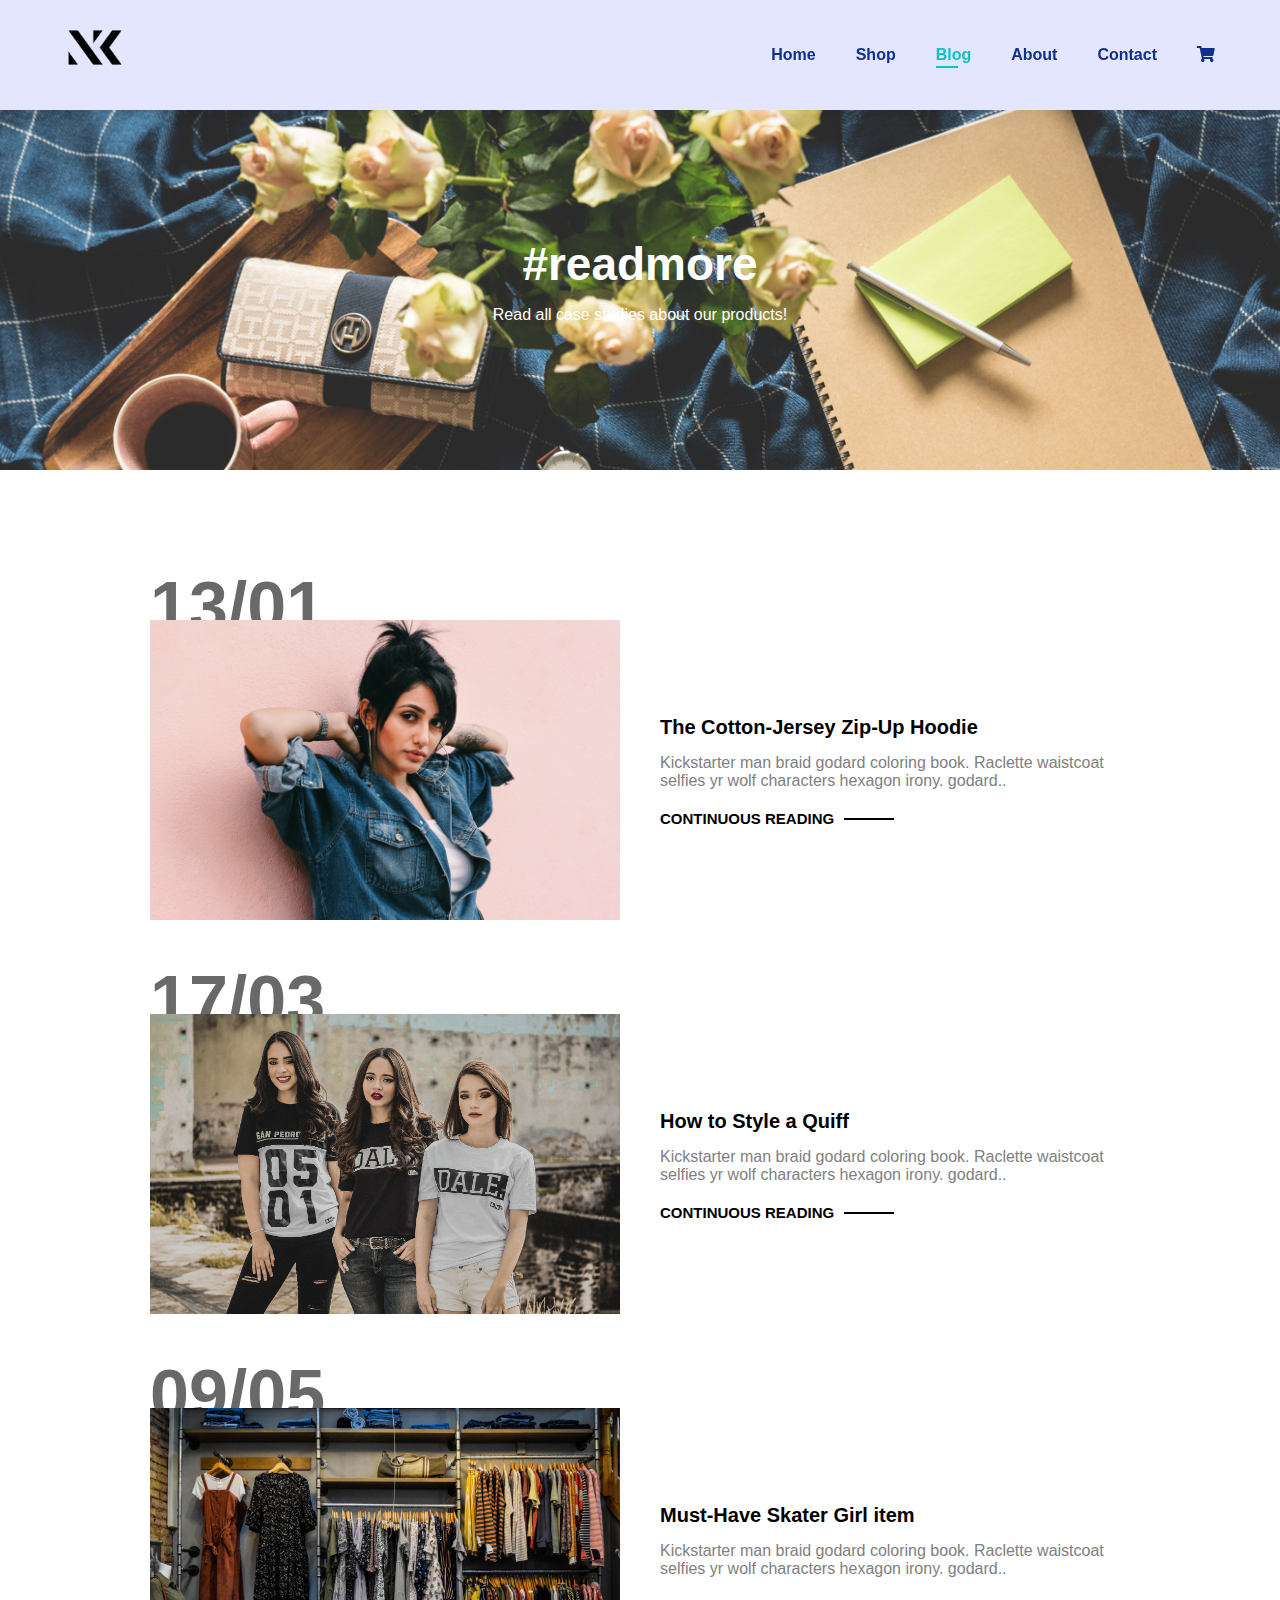
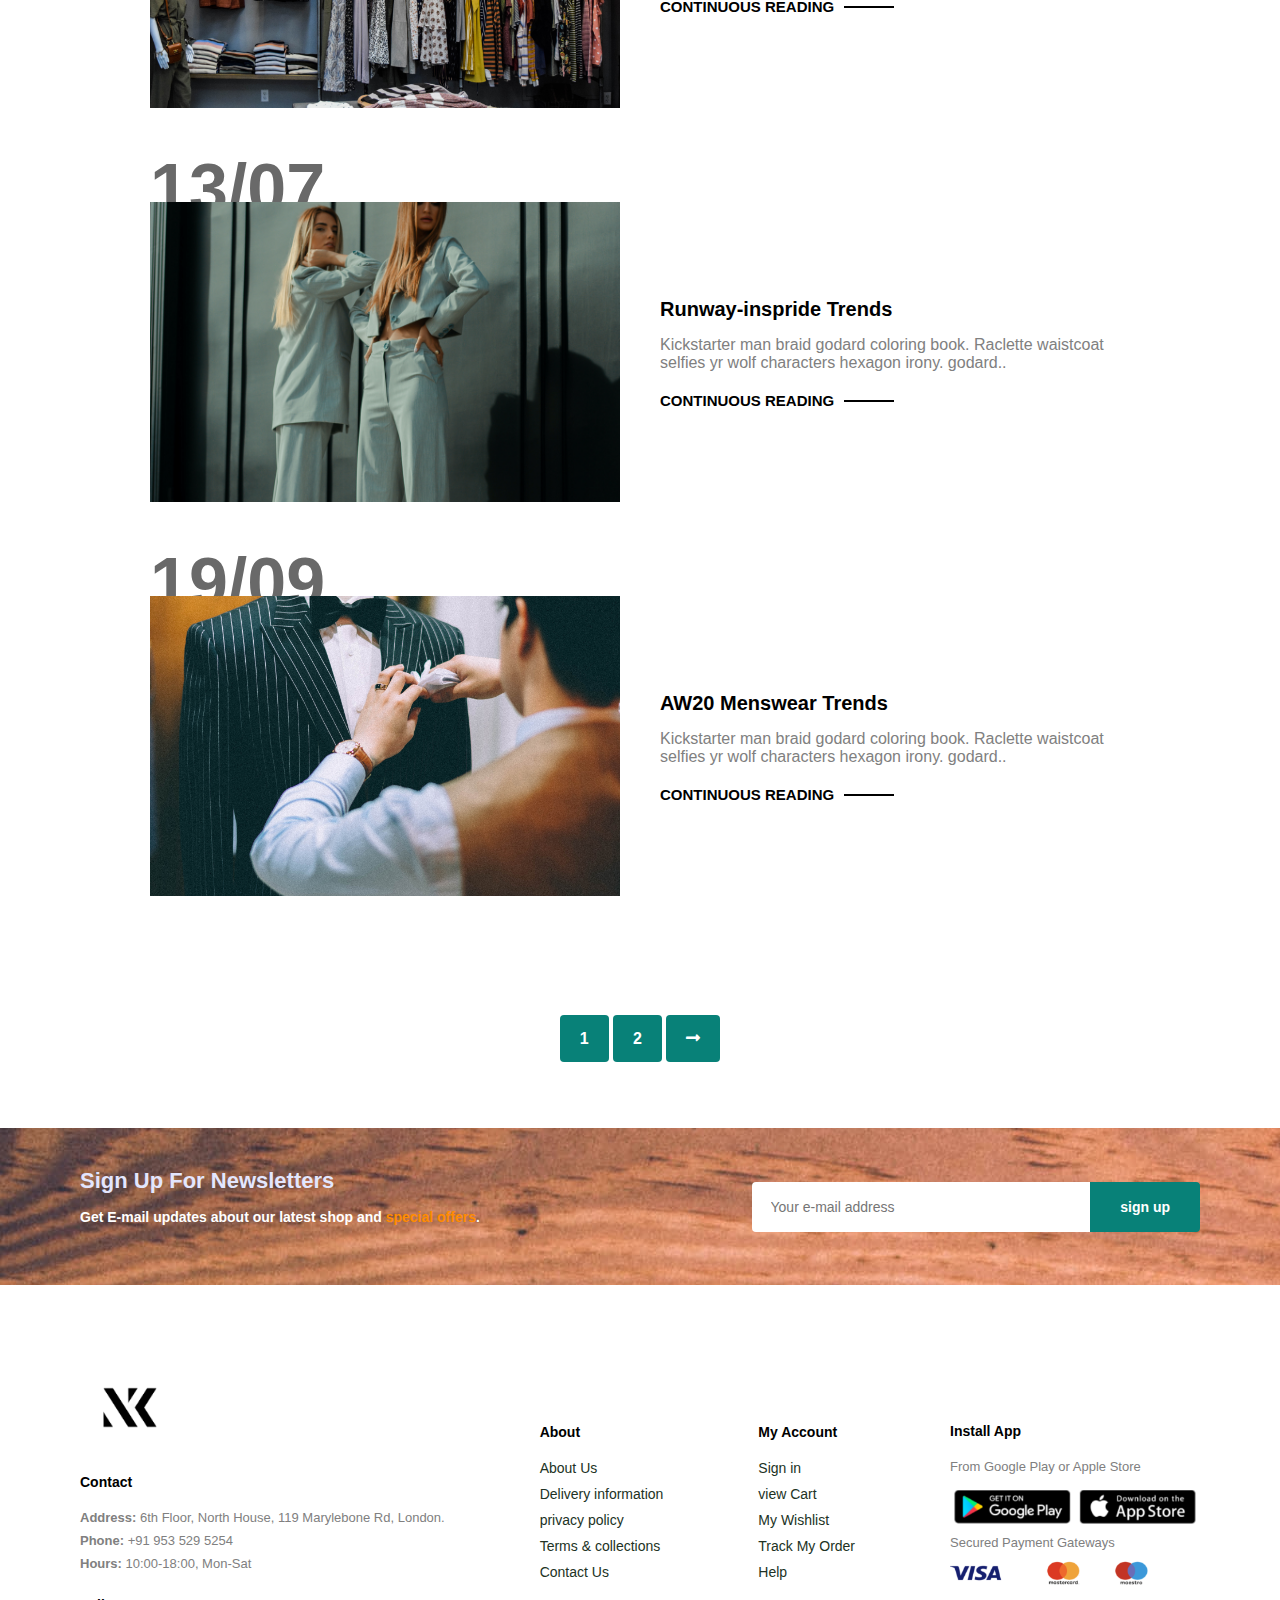
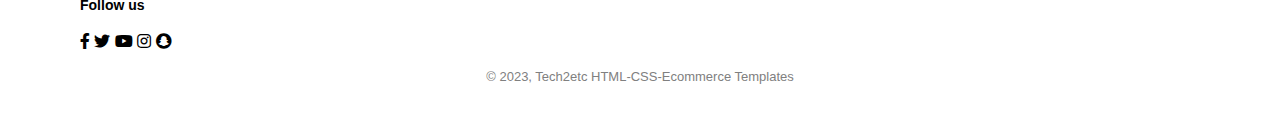
<file: blog.html>
<!DOCTYPE html>
<html lang="en">

<head>
    <meta charset="UTF-8">
    <meta http-equiv="X-UA-Compatible" content="IE=edge">
    <meta name="viewport" content="width=device-width, initial-scale=1.0">
    <title>shopping website</title>
    <!-- <link rel="stylesheet" href="https://use.fontawesome.com/releases/v5.15.4/css/all.css" /> -->
    <link rel="stylesheet" href="https://cdnjs.cloudflare.com/ajax/libs/font-awesome/6.3.0/css/all.min.css" />
    <!-- <link rel="stylesheet" href="https://use.fontawesome.com/releases/v5.15.4/css/solid.css" integrity="sha384-Tv5i09RULyHKMwX0E8wJUqSOaXlyu3SQxORObAI08iUwIalMmN5L6AvlPX2LMoSE" crossorigin="anonymous"/> -->
    <link rel="stylesheet" href="style.css">
</head>

<body>
    <section id="header">
        <div class="img">

            <a href="#"><img src="img/logo/logo.png" class="logo" alt="" height="75px" width="100px"></a>
        </div>
        <div>
            <div>
                <ul id="navbar">

                    <li> <a  href="index.html">Home</a> </li>
                    <li> <a    href="shop.html"> Shop</a> </li>
                    <li> <a   class="active"href="Blog.html">Blog</a> </li>
                    <li> <a href="About.html">About</a> </li>
                    <li> <a href="Contact.html">Contact</a> </li>
                    <li> <a id="lg-bag" href="Cart.html"><i class="fa fa-shopping-cart " id="Cart"></i></a></li>
                    <a href="#" id="close"><i class="fa fa-times"></i></a>
                </ul>
            </div>
            <div class="mobile">
                <a href="Cart.html"><i class="fa fa-shopping-cart " id="Cart"></i></a> 

                <i id="bar" class=" fa fa-outdent "></i>
            </div>
        </div>
    </section>

    <section id="blog-page"> 
        <h2>#readmore</h2>
        <p>Read all case studies about our products!</p>     
    </section>

    <section id="blog">
        <div class="blog-box">
            <div class="blog-img">
                <img src="img/blog/b10.jpg" alt="">
            </div>
            <div id="blogdetails">
                <h4>The Cotton-Jersey Zip-Up Hoodie </h4>
                <p>Kickstarter man braid godard coloring book. Raclette waistcoat selfies yr wolf characters hexagon irony. godard..</p>
                <a href="">CONTINUOUS READING</a>
            </div>
            <h1>13/01</h1>
        </div>
        <div class="blog-box">
            <div class="blog-img">
                <img src="img/blog/b2.jpg" alt="">
            </div>
            <div id="blogdetails">
                <h4>How to Style a Quiff </h4>
                <p>Kickstarter man braid godard coloring book. Raclette waistcoat selfies yr wolf characters hexagon irony. godard..</p>
                <a href="">CONTINUOUS READING</a>
            </div>
            <h1>17/03</h1>
        </div>
        <div class="blog-box">
            <div class="blog-img">
                <img src="img/blog/b3.jpg" alt="">
            </div>
            <div id="blogdetails">
                <h4>Must-Have Skater Girl item </h4>
                <p>Kickstarter man braid godard coloring book. Raclette waistcoat selfies yr wolf characters hexagon irony. godard..</p>
                <a href="">CONTINUOUS READING</a>
            </div>
            <h1>09/05</h1>
        </div>
        <div class="blog-box">
            <div class="blog-img">
                <img src="img/blog/b4.jpg" alt="">
            </div>
            <div id="blogdetails">
                <h4>Runway-inspride Trends </h4>
                <p>Kickstarter man braid godard coloring book. Raclette waistcoat selfies yr wolf characters hexagon irony. godard..</p>
                <a href="">CONTINUOUS READING</a>
            </div>
            <h1>13/07</h1>
        </div>
        <div class="blog-box">
            <div class="blog-img">
                <img src="img/blog/b11.jpg" alt="">
            </div>
            <div id="blogdetails">
                <h4>AW20 Menswear Trends</h4>
                <p>Kickstarter man braid godard coloring book. Raclette waistcoat selfies yr wolf characters hexagon irony. godard..</p>
                <a href="">CONTINUOUS READING</a>
            </div>
            <h1>19/09</h1>
        </div>
    </section>

    

    <section id="pagination" class="section-p1">
        <a href="#">1</a>
        <a href="#">2</a>
        <a href="#"><i class="fa fa-long-arrow-alt-right"></i></a>
    </section>

    <section id="newsletter" class="section-p1 section-m1">
        <div class="newstext">
            <h4>Sign Up For  Newsletters</h4>
            <p>Get E-mail updates about our latest shop and <span>special offers</span>.</p>
        </div>
        <div class="form">
            <input type="text" placeholder="Your e-mail address">
            <button class="normal">sign up</button>
        </div>
    </section>

    <footer class="section-p1">
        <div class="contact">
            <img src="img/logo/logo.png" class="logo" alt="" height="85px" width="100px">
            <h4>Contact</h4>
            <p><strong>Address:</strong> 6th Floor, North House, 119 Marylebone Rd, London.</p>
            <p><strong>Phone: </strong> +91 953 529 5254</p>
            <p><strong>Hours: </strong> 10:00-18:00, Mon-Sat </p>
            <br>
            <div class="follow">
                <h4>Follow us</h4>
                <div class="icon">
                    <i class="fab fa-facebook-f"></i>
                    <i class="fab fa-twitter"></i>
                    <i class="fab fa-youtube"></i>
                    <i class="fab fa-instagram"></i>
                    <!-- <i class="fab fa-linkedin"></i> -->
                    <i class="fab fa-snapchat"></i>
                </div>
            </div>
            <br>
            
        </div>
        <div class="col">
            <h4>About</h4>
            <a href="#">About Us</a>
            <a href="#">Delivery information</a>
            <a href="#">privacy policy</a>
            <a href="#">Terms & collections</a>
            <a href="#">Contact Us</a>
        </div>
        
        <div class="col">
            <h4>My Account</h4>
            <a href="#">Sign in</a>
            <a href="#">view Cart</a>
            <a href="#">My Wishlist</a>
            <a href="#">Track My Order</a>
            <a href="#">Help</a>
        </div>
        
        <div class="col install">
            <h4>Install App</h4>
            <p>From Google Play or Apple Store</p>
            <div class="app">
                <img src="img/pay/p1.png" alt="" width="250px">
            </div>
            <p>Secured Payment Gateways</p>
            <img src="img/pay/p2.png" alt="" width="200px">
        </div>
        <div class="copyright">
            <p>© 2023, Tech2etc HTML-CSS-Ecommerce Templates</p>
        </div>
        
    </footer>

   
     
    <script src="script.js"></script>
</body>

</html>
</file>
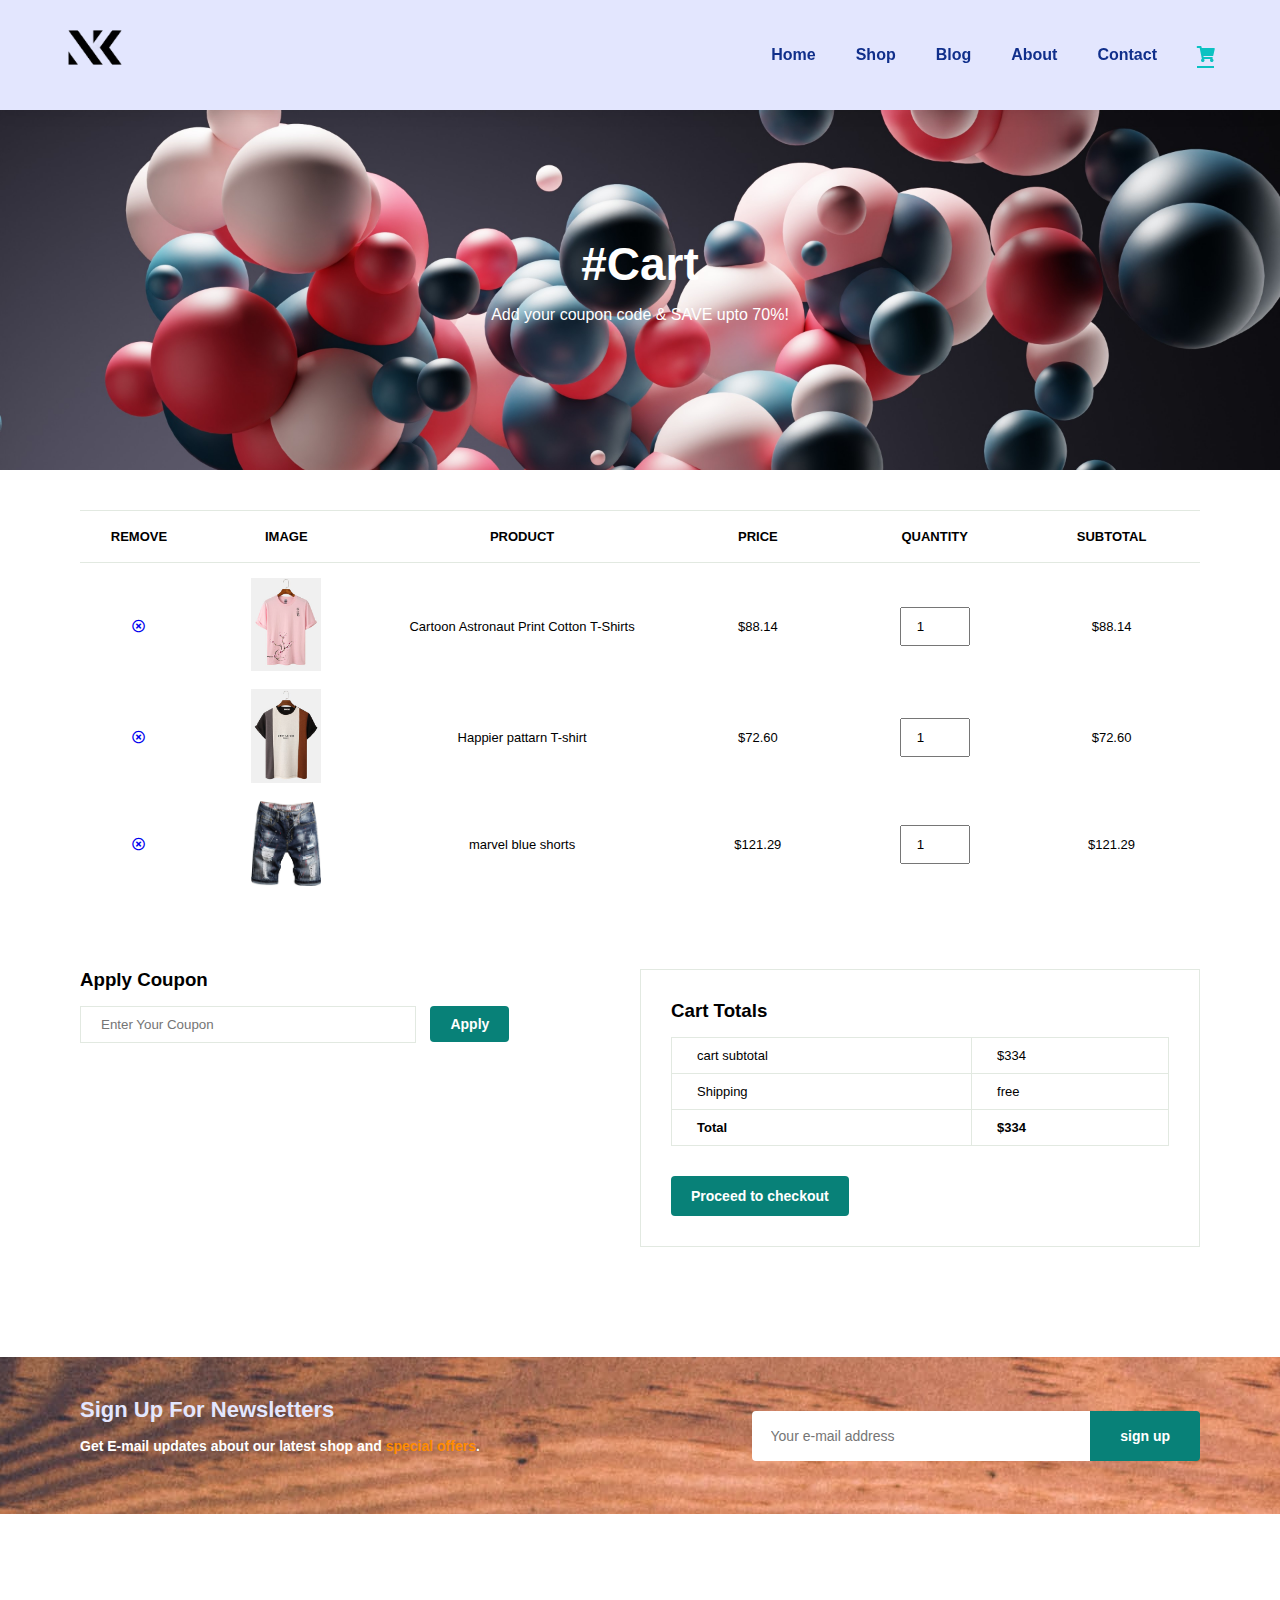
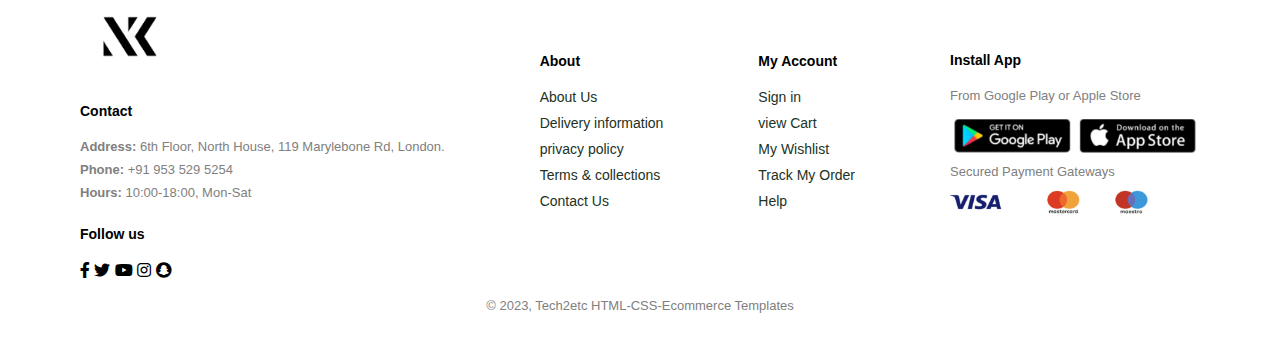
<file: cart.html>
<!DOCTYPE html>
<html lang="en">

<head>
    <meta charset="UTF-8">
    <meta http-equiv="X-UA-Compatible" content="IE=edge">
    <meta name="viewport" content="width=device-width, initial-scale=1.0">
    <title>shopping website</title>
    <!-- <link rel="stylesheet" href="https://use.fontawesome.com/releases/v5.15.4/css/all.css" /> -->
    <link rel="stylesheet" href="https://cdnjs.cloudflare.com/ajax/libs/font-awesome/6.3.0/css/all.min.css" />
    <!-- <link rel="stylesheet" href="https://use.fontawesome.com/releases/v5.15.4/css/solid.css" integrity="sha384-Tv5i09RULyHKMwX0E8wJUqSOaXlyu3SQxORObAI08iUwIalMmN5L6AvlPX2LMoSE" crossorigin="anonymous"/> -->
    <link rel="stylesheet" href="style.css">
</head>

<body>
    <section id="header">
        <div class="img">

            <a href="#"><img src="img/logo/logo.png" class="logo" alt="" height="75px" width="100px"></a>
        </div>
        <div>
            <div>
                <ul id="navbar">

                    <li> <a  href="index.html">Home</a> </li>
                    <li> <a    href="shop.html"> Shop</a> </li>
                    <li> <a     href="Blog.html">Blog</a> </li>
                    <li> <a href="About.html">About</a> </li>
                    <li> <a   href="Contact.html">Contact</a> </li>
                    <li> <a  class="active" id="lg-bag" href="Cart.html"><i class="fa fa-shopping-cart " id="Cart"></i></a></li>
                    <a href="#" id="close"><i class="fa fa-times"></i></a>
                </ul>
            </div>
            <div class="mobile">
                <a href="Cart.html"><i class="fa fa-shopping-cart " id="Cart"></i></a> 

                <i id="bar" class=" fa fa-outdent "></i>
            </div>
        </div>
    </section>

    <section id="cart-page"> 
        <h2>#Cart</h2>
        <p>Add your coupon code & SAVE upto 70%!</p>     
    </section>

    <section id="cart" class="section-p1" >
        <table width="100%">
            <thead>
                <tr>
                    <td>REMOVE</td>
                    <td>IMAGE</td>
                    <td>PRODUCT</td>
                    <td>PRICE</td>
                    <td>QUANTITY</td>
                    <td>SUBTOTAL</td>
                </tr>
            </thead>
            <tbody>
                <tr>
                    <td><a href="#"><i class="far fa-times-circle"></i></a></td>
                    <td><img src="img/products/p1_files/p3.jpg" alt=""></td>
                    <td>Cartoon Astronaut Print Cotton T-Shirts</td>
                    <td>$88.14</td>
                    <td><input type="number" value="1"></td>
                    <td>$88.14</td>
                </tr>
                <tr>
                    <td><a href="#"><i class="far fa-times-circle"></i></a></td>
                    <td><img src="img/products/p1_files/p6.jpg" alt=""></td>
                    <td>Happier pattarn T-shirt</td>
                    <td>$72.60</td>
                    <td><input type="number" value="1"></td>
                    <td>$72.60</td>
                </tr>
                <tr>
                    <td><a href="#"><i class="far fa-times-circle"></i></a></td>
                    <td><img src="img/collections/c11.jpg" alt=""></td>
                    <td>marvel blue shorts</td>
                    <td>$121.29</td>
                    <td><input type="number" value="1"></td>
                    <td>$121.29</td>
                </tr>
            </tbody>
        </table>
    </section>
     
    <section id="cart-add" class=" section-p1">
        <div id="coupon">
            <h3>Apply Coupon</h3>
            <div>
                <input type="text" placeholder="Enter Your Coupon">
                <button class="normal">Apply</button>
            </div>
        </div>
        <div id="subtotal">
            <h3>Cart Totals</h3>
            <table>
                <tr>
                    <td>cart subtotal</td>
                    <td>$334</td>
                </tr>
                <tr>
                    <td>Shipping</td>
                    <td>free</td>
                </tr>
                <tr>
                    <td><strong>Total</strong></td>
                    <td><strong>$334</strong></td>
                </tr>
            </table>
            <button class="normal">Proceed to checkout</button>
        </div>
    </section>
    
    <section id="newsletter" class="section-p1 section-m1">
        <div class="newstext">
            <h4>Sign Up For  Newsletters</h4>
            <p>Get E-mail updates about our latest shop and <span>special offers</span>.</p>
        </div>
        <div class="form">
            <input type="text" placeholder="Your e-mail address">
            <button class="normal">sign up</button>
        </div>
    </section>
  
    <footer class="section-p1">
        <div class="contact">
            <img src="img/logo/logo.png" class="logo" alt="" height="85px" width="100px">
            <h4>Contact</h4>
            <p><strong>Address:</strong> 6th Floor, North House, 119 Marylebone Rd, London.</p>
            <p><strong>Phone: </strong> +91 953 529 5254</p>
            <p><strong>Hours: </strong> 10:00-18:00, Mon-Sat </p>
            <br>
            <div class="follow">
                <h4>Follow us</h4>
                <div class="icon">
                    <i class="fab fa-facebook-f"></i>
                    <i class="fab fa-twitter"></i>
                    <i class="fab fa-youtube"></i>
                    <i class="fab fa-instagram"></i>
                    <!-- <i class="fab fa-linkedin"></i> -->
                    <i class="fab fa-snapchat"></i>
                </div>
            </div>
            <br>
            
        </div>
        <div class="col">
            <h4>About</h4>
            <a href="#">About Us</a>
            <a href="#">Delivery information</a>
            <a href="#">privacy policy</a>
            <a href="#">Terms & collections</a>
            <a href="#">Contact Us</a>
        </div>
        
        <div class="col">
            <h4>My Account</h4>
            <a href="#">Sign in</a>
            <a href="#">view Cart</a>
            <a href="#">My Wishlist</a>
            <a href="#">Track My Order</a>
            <a href="#">Help</a>
        </div>
        
        <div class="col install">
            <h4>Install App</h4>
            <p>From Google Play or Apple Store</p>
            <div class="app">
                <img src="img/pay/p1.png" alt="" width="250px">
            </div>
            <p>Secured Payment Gateways</p>
            <img src="img/pay/p2.png" alt="" width="200px">
        </div>
        <div class="copyright">
            <p>© 2023, Tech2etc HTML-CSS-Ecommerce Templates</p>
        </div>
        
    </footer>

   
     
    <script src="script.js"></script>
</body>

</html>
</file>
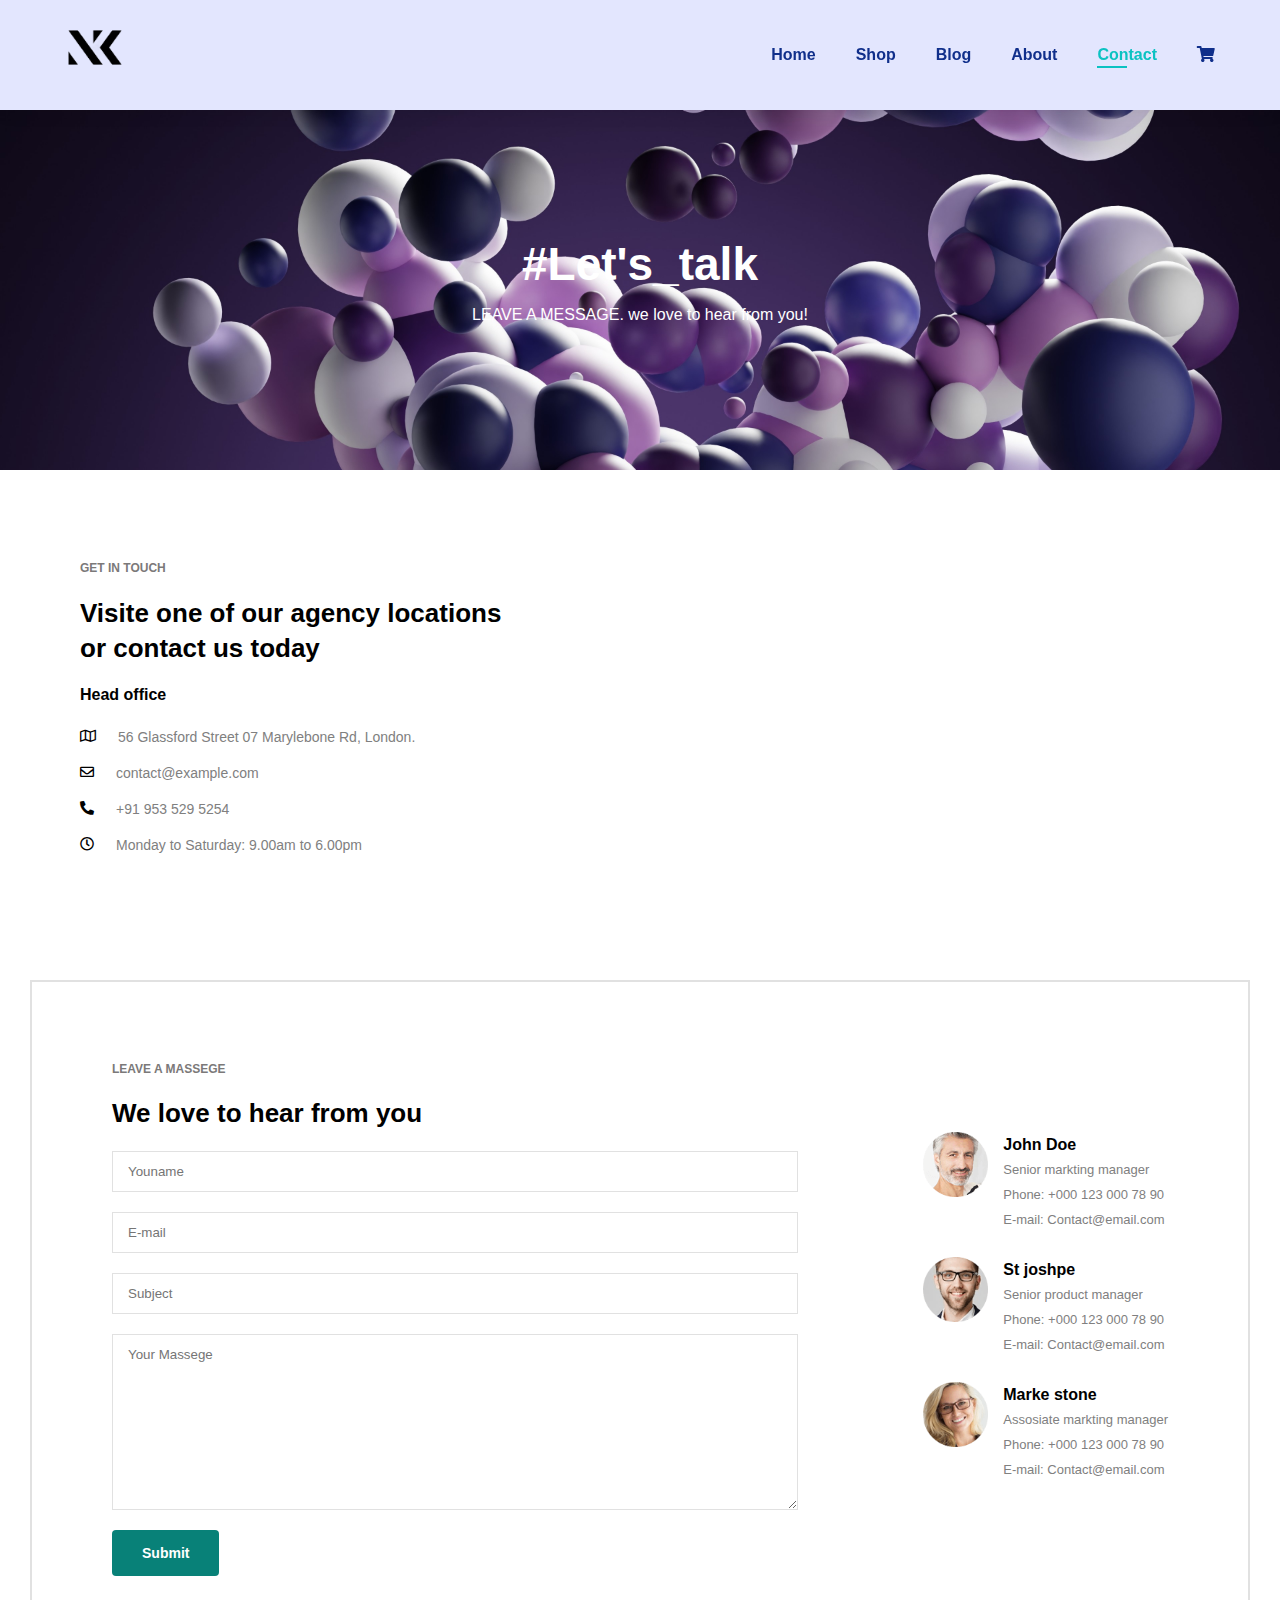
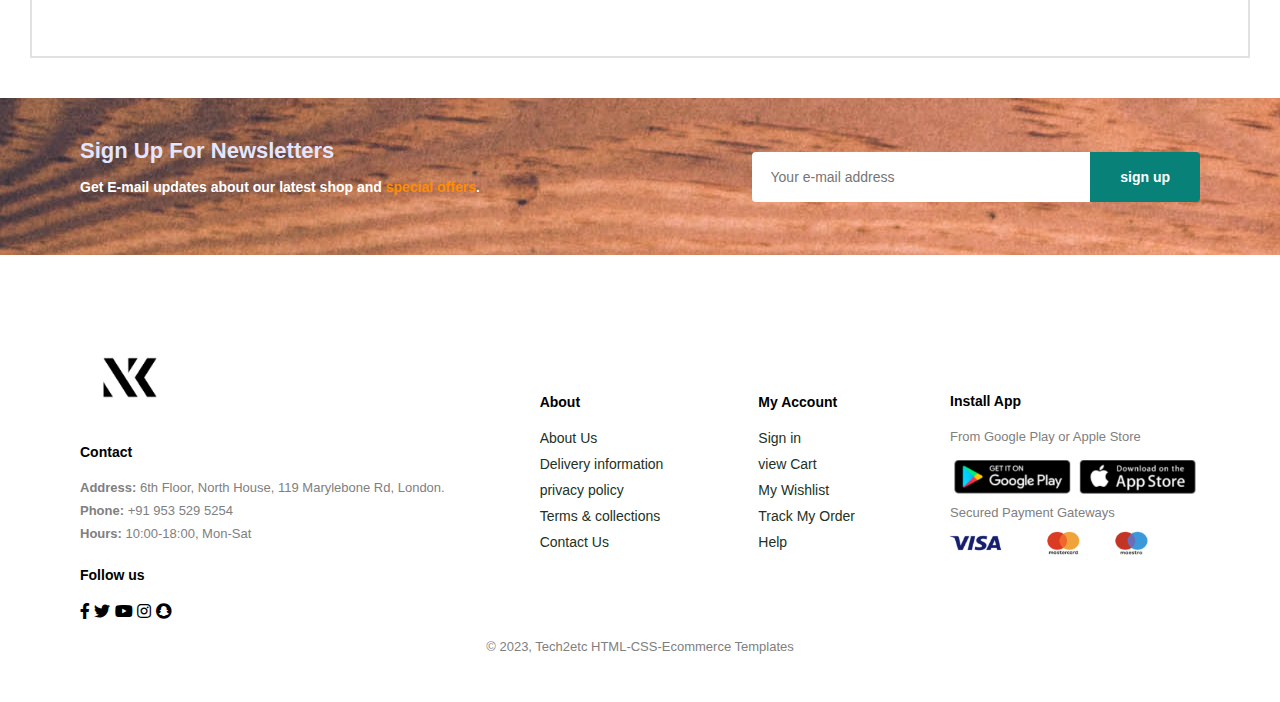
<file: contact.html>
<!DOCTYPE html>
<html lang="en">

<head>
    <meta charset="UTF-8">
    <meta http-equiv="X-UA-Compatible" content="IE=edge">
    <meta name="viewport" content="width=device-width, initial-scale=1.0">
    <title>shopping website</title>
    <!-- <link rel="stylesheet" href="https://use.fontawesome.com/releases/v5.15.4/css/all.css" /> -->
    <link rel="stylesheet" href="https://cdnjs.cloudflare.com/ajax/libs/font-awesome/6.3.0/css/all.min.css" />
    <!-- <link rel="stylesheet" href="https://use.fontawesome.com/releases/v5.15.4/css/solid.css" integrity="sha384-Tv5i09RULyHKMwX0E8wJUqSOaXlyu3SQxORObAI08iUwIalMmN5L6AvlPX2LMoSE" crossorigin="anonymous"/> -->
    <link rel="stylesheet" href="style.css">
</head>

<body>
    <section id="header">
        <div class="img">

            <a href="#"><img src="img/logo/logo.png" class="logo" alt="" height="75px" width="100px"></a>
        </div>
        <div>
            <div>
                <ul id="navbar">

                    <li> <a  href="index.html">Home</a> </li>
                    <li> <a    href="shop.html"> Shop</a> </li>
                    <li> <a     href="Blog.html">Blog</a> </li>
                    <li> <a href="About.html">About</a> </li>
                    <li> <a  class="active" href="Contact.html">Contact</a> </li>
                    <li> <a id="lg-bag" href="Cart.html"><i class="fa fa-shopping-cart " id="Cart"></i></a></li>
                    <a href="#" id="close"><i class="fa fa-times"></i></a>
                </ul>
            </div>
            <div class="mobile">
                <a href="Cart.html"><i class="fa fa-shopping-cart " id="Cart"></i></a> 

                <i id="bar" class=" fa fa-outdent "></i>
            </div>
        </div>
    </section>

    <section id="about-page"> 
        <h2>#Let's_talk</h2>
        <p>LEAVE A MESSAGE. we love to hear from you!</p>     
    </section>

    <section id="contact-details" class="section-p1" >
        <div class="details">
            <span>GET IN TOUCH</span>
            <h2>Visite one of our agency locations or contact us today</h2>
            <h3>Head office</h3>
          <div>
            <li>
                <i class="far fa-map"></i>
                <p>56 Glassford Street 07 Marylebone Rd, London.</p>
            </li>
            <li>
                <i class="far fa-envelope"></i>
                <p>contact@example.com</p>
            </li>
            <li>
                <i class="fas fa-phone-alt"></i>
                <p> +91 953 529 5254</p>
            </li>
            <li>
                <i class="far fa-clock"></i>
                <p> Monday to Saturday: 9.00am to 6.00pm</p>
            </li>
          </div>
        </div>
        <div class="map">
            <iframe src="https://www.google.com/maps/embed?pb=!1m18!1m12!1m3!1d30642.087869272764!2d76.36166539651448!3d16.25838923090117!2m3!1f0!2f0!3f0!3m2!1i1024!2i768!4f13.1!3m3!1m2!1s0x3bc7fcbc4c5f5c97%3A0xd2c6f8e45a9a365c!2sNarayanpur%20Rural%2C%20Karnataka!5e0!3m2!1sen!2sin!4v1679732094063!5m2!1sen!2sin" width="600" height="450" style="border:0;" allowfullscreen="" loading="lazy" referrerpolicy="no-referrer-when-downgrade"></iframe>
        </div>
    </section>
   
    <section id="form-details" class="section-p1">
        <form action="">
            <span>LEAVE A MASSEGE</span>
            <H2>We love to hear from you</H2>
            <input type="text" placeholder="Youname">
            <input type="text" placeholder="E-mail">
            <input type="text" placeholder="Subject">
            <textarea name="" id="" cols="30" rows="10" placeholder="Your Massege"></textarea>
            <button class="normal">Submit</button>
        </form>
        <div id="people">
            <div>
                <img src="img/people/p1.png" alt="">
                <p><span>John Doe</span> Senior markting manager <br>Phone: +000 123 000 78 90 <br>E-mail: Contact@email.com</p>
            </div>
            <div>
                <img src="img/people/2.png" alt="">
                <p><span>St joshpe</span> Senior product manager <br>Phone: +000 123 000 78 90 <br>E-mail: Contact@email.com</p>
            </div>
            <div>
                <img src="img/people/3.png" alt="">
                <p><span>Marke stone</span> Assosiate markting manager <br>Phone: +000 123 000 78 90 <br>E-mail: Contact@email.com</p>
            </div>
        </div>
    </section>
    
    <section id="newsletter" class="section-p1 section-m1">
        <div class="newstext">
            <h4>Sign Up For  Newsletters</h4>
            <p>Get E-mail updates about our latest shop and <span>special offers</span>.</p>
        </div>
        <div class="form">
            <input type="text" placeholder="Your e-mail address">
            <button class="normal">sign up</button>
        </div>
    </section>
  
    <footer class="section-p1">
        <div class="contact">
            <img src="img/logo/logo.png" class="logo" alt="" height="85px" width="100px">
            <h4>Contact</h4>
            <p><strong>Address:</strong> 6th Floor, North House, 119 Marylebone Rd, London.</p>
            <p><strong>Phone: </strong> +91 953 529 5254</p>
            <p><strong>Hours: </strong> 10:00-18:00, Mon-Sat </p>
            <br>
            <div class="follow">
                <h4>Follow us</h4>
                <div class="icon">
                    <i class="fab fa-facebook-f"></i>
                    <i class="fab fa-twitter"></i>
                    <i class="fab fa-youtube"></i>
                    <i class="fab fa-instagram"></i>
                    <!-- <i class="fab fa-linkedin"></i> -->
                    <i class="fab fa-snapchat"></i>
                </div>
            </div>
            <br>
            
        </div>
        <div class="col">
            <h4>About</h4>
            <a href="#">About Us</a>
            <a href="#">Delivery information</a>
            <a href="#">privacy policy</a>
            <a href="#">Terms & collections</a>
            <a href="#">Contact Us</a>
        </div>
        
        <div class="col">
            <h4>My Account</h4>
            <a href="#">Sign in</a>
            <a href="#">view Cart</a>
            <a href="#">My Wishlist</a>
            <a href="#">Track My Order</a>
            <a href="#">Help</a>
        </div>
        
        <div class="col install">
            <h4>Install App</h4>
            <p>From Google Play or Apple Store</p>
            <div class="app">
                <img src="img/pay/p1.png" alt="" width="250px">
            </div>
            <p>Secured Payment Gateways</p>
            <img src="img/pay/p2.png" alt="" width="200px">
        </div>
        <div class="copyright">
            <p>© 2023, Tech2etc HTML-CSS-Ecommerce Templates</p>
        </div>
        
    </footer>

   
     
    <script src="script.js"></script>
</body>

</html>
</file>
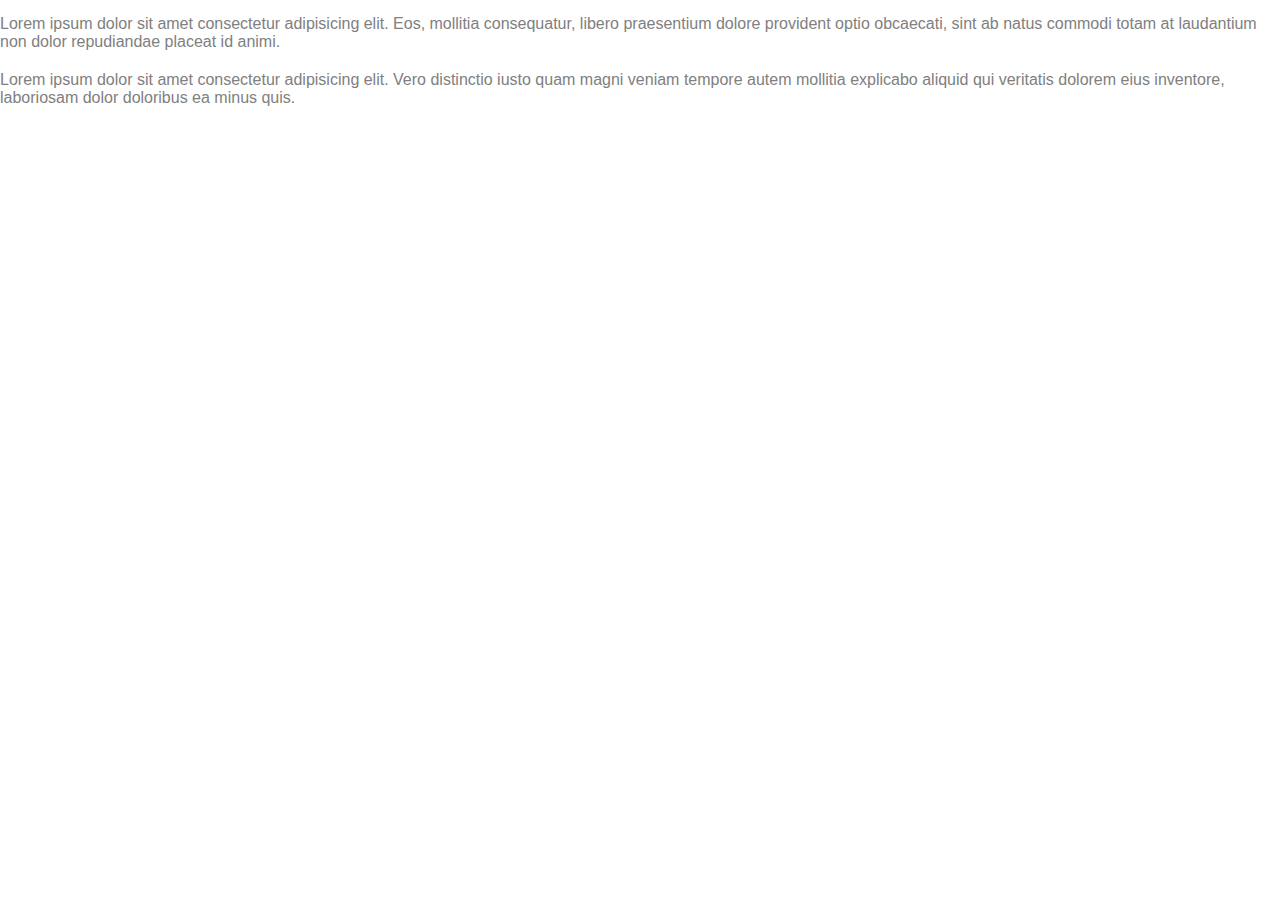
<file: demo.html>
<!DOCTYPE html>
<html lang="en">
<head>
    <meta charset="UTF-8">
    <meta http-equiv="X-UA-Compatible" content="IE=edge">
    <meta name="viewport" content="width=device-width, initial-scale=1.0">
    <title>Document</title>
    <link rel="stylesheet" href="style.css">
</head>
<body>
    
    <section class="item">
        <p>Lorem ipsum dolor sit amet consectetur adipisicing elit. Eos, mollitia consequatur, libero praesentium dolore provident optio obcaecati, sint ab natus commodi totam at laudantium non dolor repudiandae placeat id animi.</p>
        <p>Lorem ipsum dolor sit amet consectetur adipisicing elit. Vero distinctio iusto quam magni veniam tempore autem mollitia explicabo aliquid qui veritatis dolorem eius inventore, laboriosam dolor doloribus ea minus quis.</p>
    </section>
</body>
</html>
</file>
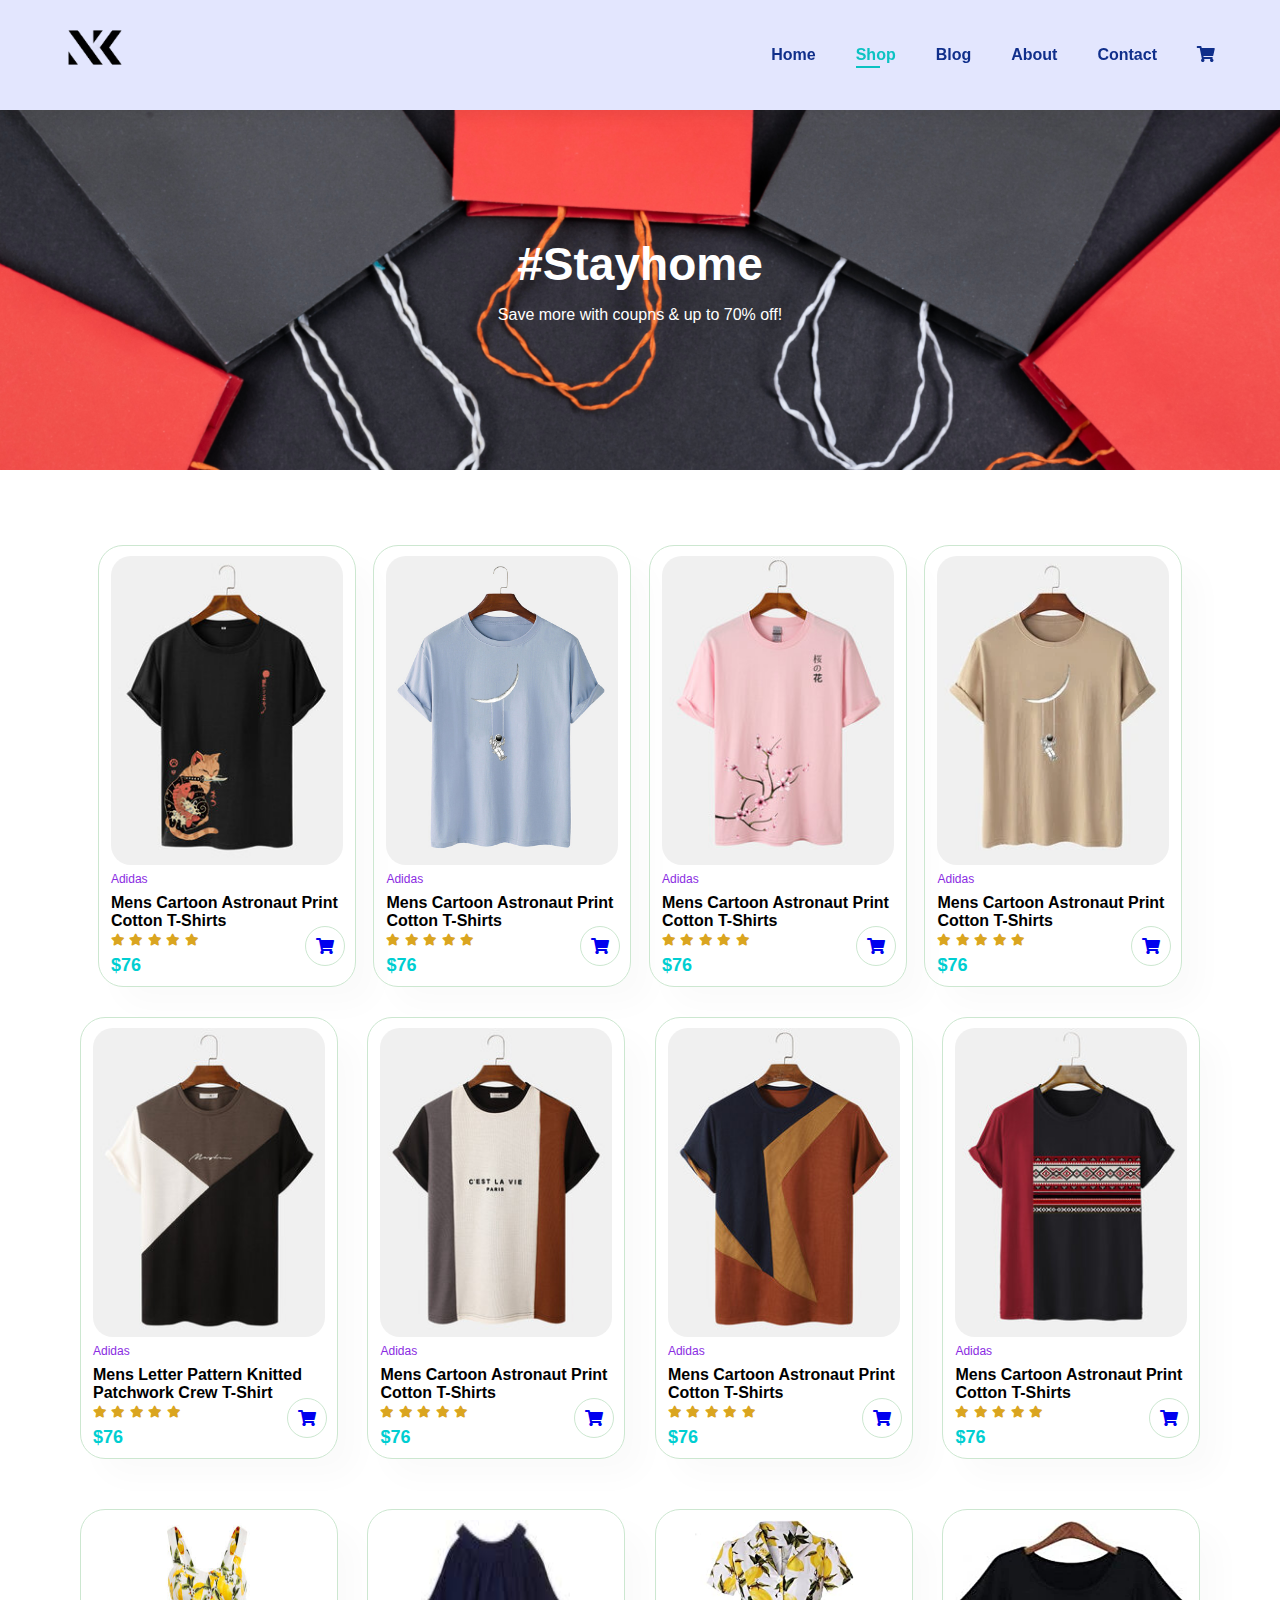
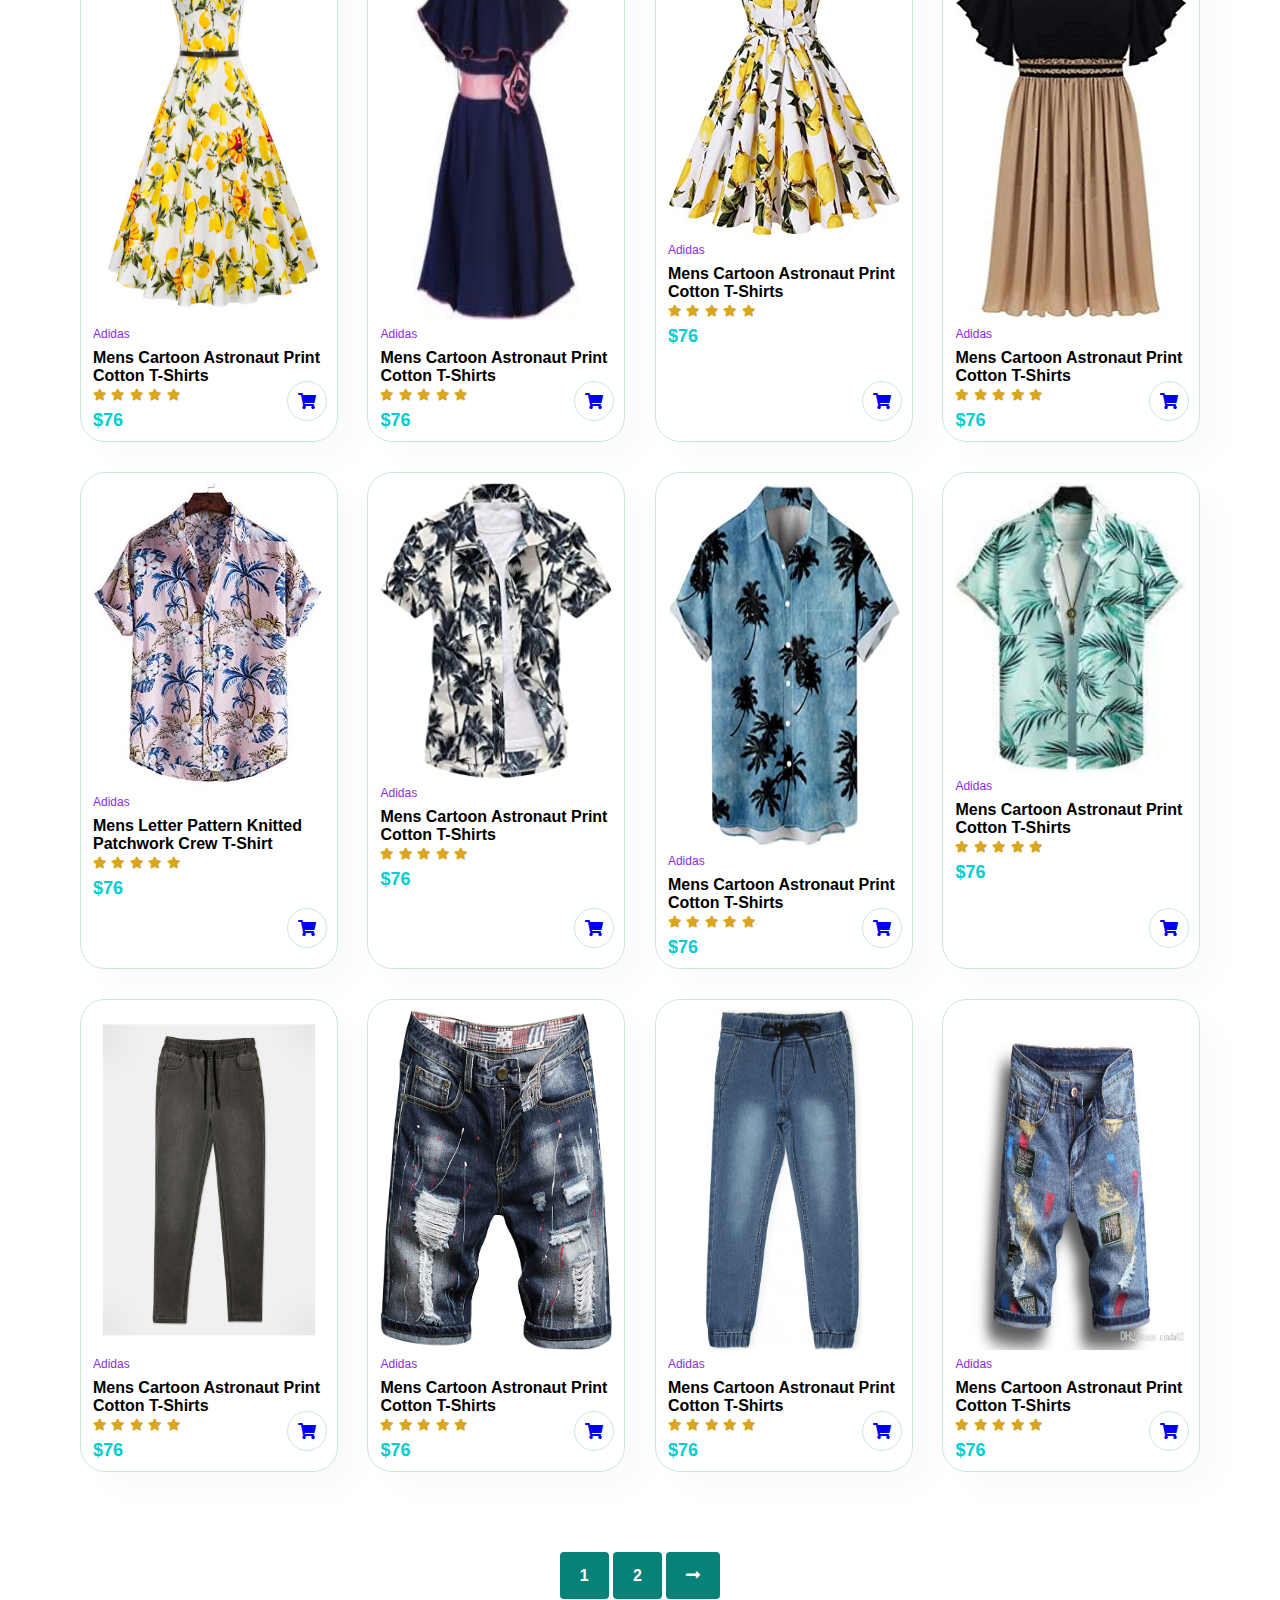
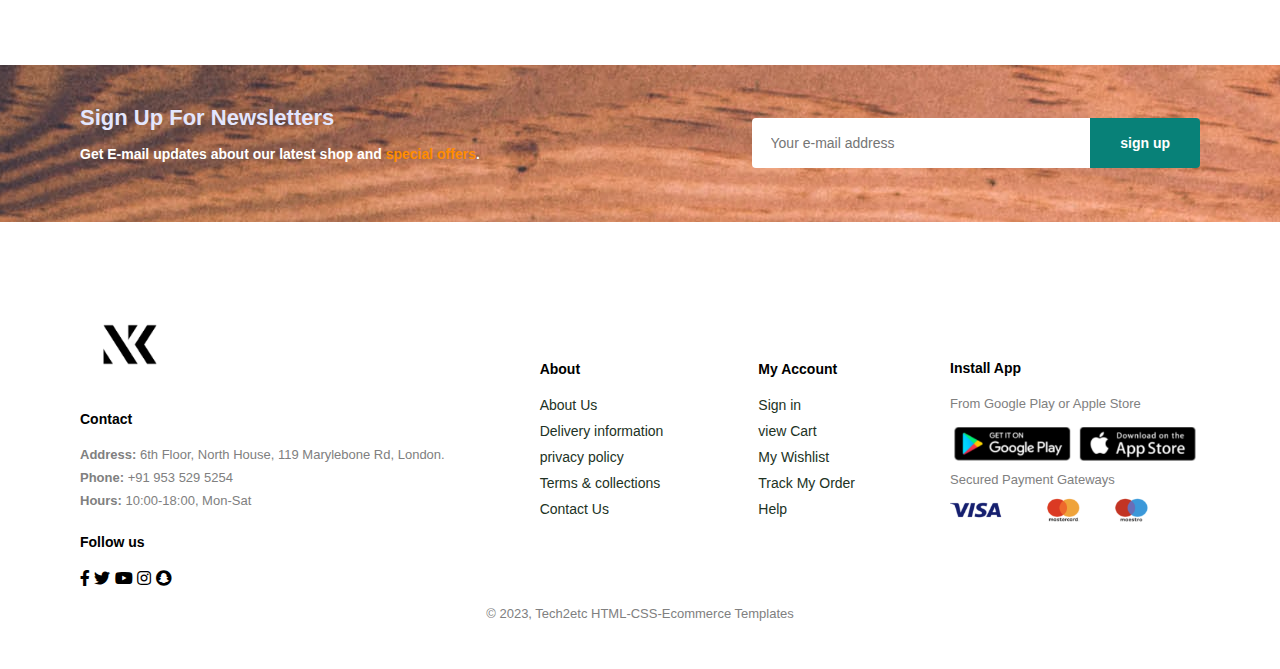
<file: shop.html>
<!DOCTYPE html>
<html lang="en">

<head>
    <meta charset="UTF-8">
    <meta http-equiv="X-UA-Compatible" content="IE=edge">
    <meta name="viewport" content="width=device-width, initial-scale=1.0">
    <title>shopping website</title>
    <!-- <link rel="stylesheet" href="https://use.fontawesome.com/releases/v5.15.4/css/all.css" /> -->
    <link rel="stylesheet" href="https://cdnjs.cloudflare.com/ajax/libs/font-awesome/6.3.0/css/all.min.css" />
    <!-- <link rel="stylesheet" href="https://use.fontawesome.com/releases/v5.15.4/css/solid.css" integrity="sha384-Tv5i09RULyHKMwX0E8wJUqSOaXlyu3SQxORObAI08iUwIalMmN5L6AvlPX2LMoSE" crossorigin="anonymous"/> -->
    <link rel="stylesheet" href="style.css">
</head>

<body>
    <section id="header">
        <div class="img">

            <a href="#"><img src="img/logo/logo.png" class="logo" alt="" height="75px" width="100px"></a>
        </div>
        <div>
            <div>
                <ul id="navbar">

                    <li> <a  href="index.html">Home</a> </li>
                    <li> <a   class="active" href="shop.html"> Shop</a> </li>
                    <li> <a href="Blog.html">Blog</a> </li>
                    <li> <a href="About.html">About</a> </li>
                    <li> <a href="Contact.html">Contact</a> </li>
                    <li> <a id="lg-bag" href="Cart.html"><i class="fa fa-shopping-cart " id="Cart"></i></a></li>
                    <a href="#" id="close"><i class="fa fa-times"></i></a>
                </ul>
            </div>
            <div class="mobile">
                <a href="Cart.html"><i class="fa fa-shopping-cart " id="Cart"></i></a> 

                <i id="bar" class=" fa fa-outdent "></i>
            </div>
        </div>
    </section>

    <section id="page-header"> 
        <h2>#Stayhome</h2>
        <p>Save more with coupns & up to 70% off!</p>     
    </section>

    

    <section id="Product1" class="section-p1">
       
            <div class="pro-container">
                <a href="sproducts.html" class="product">
                <div class="pro">
                    <img src="img/products/p1_files/p1.jpg" alt="">
                    <div class="des">
                        <span>Adidas</span>
                        <h5>Mens Cartoon Astronaut Print Cotton T-Shirts</h5>
                        <div class="star">
                            <i class="fas fa-star"></i>
                            <i class="fas fa-star"></i>
                            <i class="fas fa-star"></i>
                            <i class="fas fa-star"></i>
                            <i class="fas fa-star"></i>
                        </div>
                        <h4>$76</h4>
                    </div>
                    <div class="cart">
                        
                        <a href="#"><i class="fas fa-shopping-cart " id="Cart"></i></a>
                    </div>
                </div>
                </a>

                <div class="pro">
                    <img src="img/products/p1_files/p2.jpg" alt="">
                    <div class="des">
                        <span>Adidas</span>
                        <h5>Mens Cartoon Astronaut Print Cotton T-Shirts</h5>
                        <div class="star">
                            <i class="fas fa-star"></i>
                            <i class="fas fa-star"></i>
                            <i class="fas fa-star"></i>
                            <i class="fas fa-star"></i>
                            <i class="fas fa-star"></i>
                        </div>
                        <h4>$76</h4>
                    </div>
                    <div class="cart">

                        <a href="#"><i class="fas fa-shopping-cart " id="Cart"></i></a>
                    </div>
                </div>
                <div class="pro">
                    <img src="img/products/p1_files/p3.jpg" alt="">
                    <div class="des">
                        <span>Adidas</span>
                        <h5>Mens Cartoon Astronaut Print Cotton T-Shirts</h5>
                        <div class="star">
                            <i class="fas fa-star"></i>
                            <i class="fas fa-star"></i>
                            <i class="fas fa-star"></i>
                            <i class="fas fa-star"></i>
                            <i class="fas fa-star"></i>
                        </div>
                        <h4>$76</h4>
                    </div>
                    <div class="cart">

                        <a href="#"><i class="fas fa-shopping-cart " id="Cart"></i></a>
                    </div>
                </div>
                <div class="pro">
                    <img src="img/products/p1_files/p4.webp" alt="">
                    <div class="des">
                        <span>Adidas</span>
                        <h5>Mens Cartoon Astronaut Print Cotton T-Shirts</h5>
                        <div class="star">
                            <i class="fas fa-star"></i>
                            <i class="fas fa-star"></i>
                            <i class="fas fa-star"></i>
                            <i class="fas fa-star"></i>
                            <i class="fas fa-star"></i>
                        </div>
                        <h4>$76</h4>
                    </div>
                    <div class="cart">

                        <a href="#"><i class="fas fa-shopping-cart " id="Cart"></i></a>
                    </div>
                </div>
                <a href="sproduct1.html" class="product">

                    <div class="pro">
                        <img src="img/products/p1_files/p5.jpeg" alt="">
                        <div class="des">
                            <span>Adidas</span>
                            <h5>Mens Letter Pattern Knitted Patchwork Crew T-Shirt </h5>
                            <div class="star">
                                <i class="fas fa-star"></i>
                                <i class="fas fa-star"></i>
                                <i class="fas fa-star"></i>
                                <i class="fas fa-star"></i>
                            <i class="fas fa-star"></i>
                        </div>
                        <h4>$76</h4>
                    </div>
                    <div class="cart">
                        
                        <a href="#"><i class="fas fa-shopping-cart " id="Cart"></i></a>
                    </div>
                </div>
                <div class="pro">
                    <img src="img/products/p1_files/p6.jpg" alt="">
                    <div class="des">
                        <span>Adidas</span>
                        <h5>Mens Cartoon Astronaut Print Cotton T-Shirts</h5>
                        <div class="star">
                            <i class="fas fa-star"></i>
                            <i class="fas fa-star"></i>
                            <i class="fas fa-star"></i>
                            <i class="fas fa-star"></i>
                            <i class="fas fa-star"></i>
                        </div>
                        <h4>$76</h4>
                    </div>
                    <div class="cart">
                        
                        <a href="#"><i class="fas fa-shopping-cart " id="Cart"></i></a>
                    </div>
                </div>
                <div class="pro">
                    <img src="img/products/p1_files/p7.jpeg" alt="">
                    <div class="des">
                        <span>Adidas</span>
                        <h5>Mens Cartoon Astronaut Print Cotton T-Shirts</h5>
                        <div class="star">
                            <i class="fas fa-star"></i>
                            <i class="fas fa-star"></i>
                            <i class="fas fa-star"></i>
                            <i class="fas fa-star"></i>
                            <i class="fas fa-star"></i>
                        </div>
                        <h4>$76</h4>
                    </div>
                    <div class="cart">
                        
                        <a href="#"><i class="fas fa-shopping-cart " id="Cart"></i></a>
                    </div>
                </div>
                <div class="pro">
                    <img src="img/products/p1_files/p8.jpg" alt="">
                    <div class="des">
                        <span>Adidas</span>
                        <h5>Mens Cartoon Astronaut Print Cotton T-Shirts</h5>
                        <div class="star">
                            <i class="fas fa-star"></i>
                            <i class="fas fa-star"></i>
                            <i class="fas fa-star"></i>
                            <i class="fas fa-star"></i>
                            <i class="fas fa-star"></i>
                        </div>
                        <h4>$76</h4>
                    </div>
                    <div class="cart">
                        
                        <a href="#"><i class="fas fa-shopping-cart " id="Cart"></i></a>
                    </div>
                </div>
            </div>
        </a>
            
            <div class="pro-container">
                <div class="pro">
                    <img src="img/collections/c1.jpg" alt="" height="400" width="500">
                    <div class="des">
                        <span>Adidas</span>
                        <h5>Mens Cartoon Astronaut Print Cotton T-Shirts</h5>
                        <div class="star">
                            <i class="fas fa-star"></i>
                            <i class="fas fa-star"></i>
                            <i class="fas fa-star"></i>
                            <i class="fas fa-star"></i>
                            <i class="fas fa-star"></i>
                        </div>
                        <h4>$76</h4>
                    </div>
                    <div class="cart">

                        <a href="#"><i class="fas fa-shopping-cart " id="Cart"></i></a>
                    </div>
                </div>
                <div class="pro">
                    <img src="img/collections/c3.jpg" alt="" height="400" width="500">
                    <div class="des">
                        <span>Adidas</span>
                        <h5>Mens Cartoon Astronaut Print Cotton T-Shirts</h5>
                        <div class="star">
                            <i class="fas fa-star"></i>
                            <i class="fas fa-star"></i>
                            <i class="fas fa-star"></i>
                            <i class="fas fa-star"></i>
                            <i class="fas fa-star"></i>
                        </div>
                        <h4>$76</h4>
                    </div>
                    <div class="cart">
                        
                        <a href="#"><i class="fas fa-shopping-cart " id="Cart"></i></a>
                    </div>
                </div>
                <div class="pro">
                    <img src="img/collections/c2.jpg" alt="">
                    <div class="des">
                        <span>Adidas</span>
                        <h5>Mens Cartoon Astronaut Print Cotton T-Shirts</h5>
                        <div class="star">
                            <i class="fas fa-star"></i>
                            <i class="fas fa-star"></i>
                            <i class="fas fa-star"></i>
                            <i class="fas fa-star"></i>
                            <i class="fas fa-star"></i>
                        </div>
                        <h4>$76</h4>
                    </div>
                    <div class="cart">

                        <a href="#"><i class="fas fa-shopping-cart " id="Cart"></i></a>
                    </div>
                </div>
                <div class="pro">
                    <img src="img/collections/c4.jpg" alt="" height="400" width="450">
                    <div class="des">
                        <span>Adidas</span>
                        <h5>Mens Cartoon Astronaut Print Cotton T-Shirts</h5>
                        <div class="star">
                            <i class="fas fa-star"></i>
                            <i class="fas fa-star"></i>
                            <i class="fas fa-star"></i>
                            <i class="fas fa-star"></i>
                            <i class="fas fa-star"></i>
                        </div>
                        <h4>$76</h4>
                    </div>
                    <div class="cart">

                        <a href="#"><i class="fas fa-shopping-cart " id="Cart"></i></a>
                    </div>
                </div>
                <div class="pro">
                    <img src="img/collections/c5.jpg" alt="">
                    <div class="des">
                        <span>Adidas</span>
                        <h5>Mens Letter Pattern Knitted Patchwork Crew T-Shirt </h5>
                        <div class="star">
                            <i class="fas fa-star"></i>
                            <i class="fas fa-star"></i>
                            <i class="fas fa-star"></i>
                            <i class="fas fa-star"></i>
                            <i class="fas fa-star"></i>
                        </div>
                        <h4>$76</h4>
                    </div>
                    <div class="cart">

                        <a href="#"><i class="fas fa-shopping-cart " id="Cart"></i></a>
                    </div>
                </div>
                <div class="pro">
                    <img src="img/collections/c6.jpg" alt="">
                    <div class="des">
                        <span>Adidas</span>
                        <h5>Mens Cartoon Astronaut Print Cotton T-Shirts</h5>
                        <div class="star">
                            <i class="fas fa-star"></i>
                            <i class="fas fa-star"></i>
                            <i class="fas fa-star"></i>
                            <i class="fas fa-star"></i>
                            <i class="fas fa-star"></i>
                        </div>
                        <h4>$76</h4>
                    </div>
                    <div class="cart">

                        <a href="#"><i class="fas fa-shopping-cart " id="Cart"></i></a>
                    </div>
                </div>
                <div class="pro">
                    <img src="img/collections/c7.jpg" alt="" height="364" width="480">
                    <div class="des">
                        <span>Adidas</span>
                        <h5>Mens Cartoon Astronaut Print Cotton T-Shirts</h5>
                        <div class="star">
                            <i class="fas fa-star"></i>
                            <i class="fas fa-star"></i>
                            <i class="fas fa-star"></i>
                            <i class="fas fa-star"></i>
                            <i class="fas fa-star"></i>
                        </div>
                        <h4>$76</h4>
                    </div>
                    <div class="cart">

                        <a href="#"><i class="fas fa-shopping-cart " id="Cart"></i></a>
                    </div>
                </div>
                <div class="pro">
                    <img src="img/collections/c8.jpg" alt="">
                    <div class="des">
                        <span>Adidas</span>
                        <h5>Mens Cartoon Astronaut Print Cotton T-Shirts</h5>
                        <div class="star">
                            <i class="fas fa-star"></i>
                            <i class="fas fa-star"></i>
                            <i class="fas fa-star"></i>
                            <i class="fas fa-star"></i>
                            <i class="fas fa-star"></i>
                        </div>
                        <h4>$76</h4>
                    </div>
                    <div class="cart">
                        <a href="#"><i class="fas fa-shopping-cart " id="Cart"></i></a>
                    </div>
                </div>
                <div class="pro">
                    <img src="img/collections/c9.jpg" alt="" height="340" width="450">
                    <div class="des">
                        <span>Adidas</span>
                        <h5>Mens Cartoon Astronaut Print Cotton T-Shirts</h5>
                        <div class="star">
                            <i class="fas fa-star"></i>
                            <i class="fas fa-star"></i>
                            <i class="fas fa-star"></i>
                            <i class="fas fa-star"></i>
                            <i class="fas fa-star"></i>
                        </div>
                        <h4>$76</h4>
                    </div>
                    <div class="cart">
                        <a href="#"><i class="fas fa-shopping-cart " id="Cart"></i></a>
                    </div>
                </div>
                <div class="pro">
                    <img src="img/collections/c11.jpg" alt="" height="340" width="450">
                    <div class="des">
                        <span>Adidas</span>
                        <h5>Mens Cartoon Astronaut Print Cotton T-Shirts</h5>
                        <div class="star">
                            <i class="fas fa-star"></i>
                            <i class="fas fa-star"></i>
                            <i class="fas fa-star"></i>
                            <i class="fas fa-star"></i>
                            <i class="fas fa-star"></i>
                        </div>
                        <h4>$76</h4>
                    </div>
                    <div class="cart">
                        <a href="#"><i class="fas fa-shopping-cart " id="Cart"></i></a>
                    </div>
                </div>
                <div class="pro">
                    <img src="img/collections/c10.jpg" alt="" height="340" width="450">
                    <div class="des">
                        <span>Adidas</span>
                        <h5>Mens Cartoon Astronaut Print Cotton T-Shirts</h5>
                        <div class="star">
                            <i class="fas fa-star"></i>
                            <i class="fas fa-star"></i>
                            <i class="fas fa-star"></i>
                            <i class="fas fa-star"></i>
                            <i class="fas fa-star"></i>
                        </div>
                        <h4>$76</h4>
                    </div>
                    <div class="cart">
                        <a href="#"><i class="fas fa-shopping-cart " id="Cart"></i></a>
                    </div>
                </div>
                <div class="pro">
                    <img src="img/collections/c12.jpg" alt="" height="340" width="450">
                    <div class="des">
                        <span>Adidas</span>
                        <h5>Mens Cartoon Astronaut Print Cotton T-Shirts</h5>
                        <div class="star">
                            <i class="fas fa-star"></i>
                            <i class="fas fa-star"></i>
                            <i class="fas fa-star"></i>
                            <i class="fas fa-star"></i>
                            <i class="fas fa-star"></i>
                        </div>
                        <h4>$76</h4>
                    </div>
                    <div class="cart">
                        <a href="#"><i class="fas fa-shopping-cart " id="Cart"></i></a>
                    </div>
                </div>
            </div>
        </div>
    </section>

    <section id="pagination" class="section-p1">
        <a href="#">1</a>
        <a href="#">2</a>
        <a href="#"><i class="fa fa-long-arrow-alt-right"></i></a>
    </section>

    <section id="newsletter" class="section-p1 section-m1">
        <div class="newstext">
            <h4>Sign Up For  Newsletters</h4>
            <p>Get E-mail updates about our latest shop and <span>special offers</span>.</p>
        </div>
        <div class="form">
            <input type="text" placeholder="Your e-mail address">
            <button class="normal">sign up</button>
        </div>
    </section>

    <footer class="section-p1">
        <div class="contact">
            <img src="img/logo/logo.png" class="logo" alt="" height="85px" width="100px">
            <h4>Contact</h4>
            <p><strong>Address:</strong> 6th Floor, North House, 119 Marylebone Rd, London.</p>
            <p><strong>Phone: </strong> +91 953 529 5254</p>
            <p><strong>Hours: </strong> 10:00-18:00, Mon-Sat </p>
            <br>
            <div class="follow">
                <h4>Follow us</h4>
                <div class="icon">
                    <i class="fab fa-facebook-f"></i>
                    <i class="fab fa-twitter"></i>
                    <i class="fab fa-youtube"></i>
                    <i class="fab fa-instagram"></i>
                    <!-- <i class="fab fa-linkedin"></i> -->
                    <i class="fab fa-snapchat"></i>
                </div>
            </div>
            <br>
            
        </div>
        <div class="col">
            <h4>About</h4>
            <a href="#">About Us</a>
            <a href="#">Delivery information</a>
            <a href="#">privacy policy</a>
            <a href="#">Terms & collections</a>
            <a href="#">Contact Us</a>
        </div>
        
        <div class="col">
            <h4>My Account</h4>
            <a href="#">Sign in</a>
            <a href="#">view Cart</a>
            <a href="#">My Wishlist</a>
            <a href="#">Track My Order</a>
            <a href="#">Help</a>
        </div>
        
        <div class="col install">
            <h4>Install App</h4>
            <p>From Google Play or Apple Store</p>
            <div class="app">
                <img src="img/pay/p1.png" alt="" width="250px">
            </div>
            <p>Secured Payment Gateways</p>
            <img src="img/pay/p2.png" alt="" width="200px">
        </div>
        <div class="copyright">
            <p>© 2023, Tech2etc HTML-CSS-Ecommerce Templates</p>
        </div>
        
    </footer>

   
     
    <script src="script.js"></script>
</body>

</html>
</file>
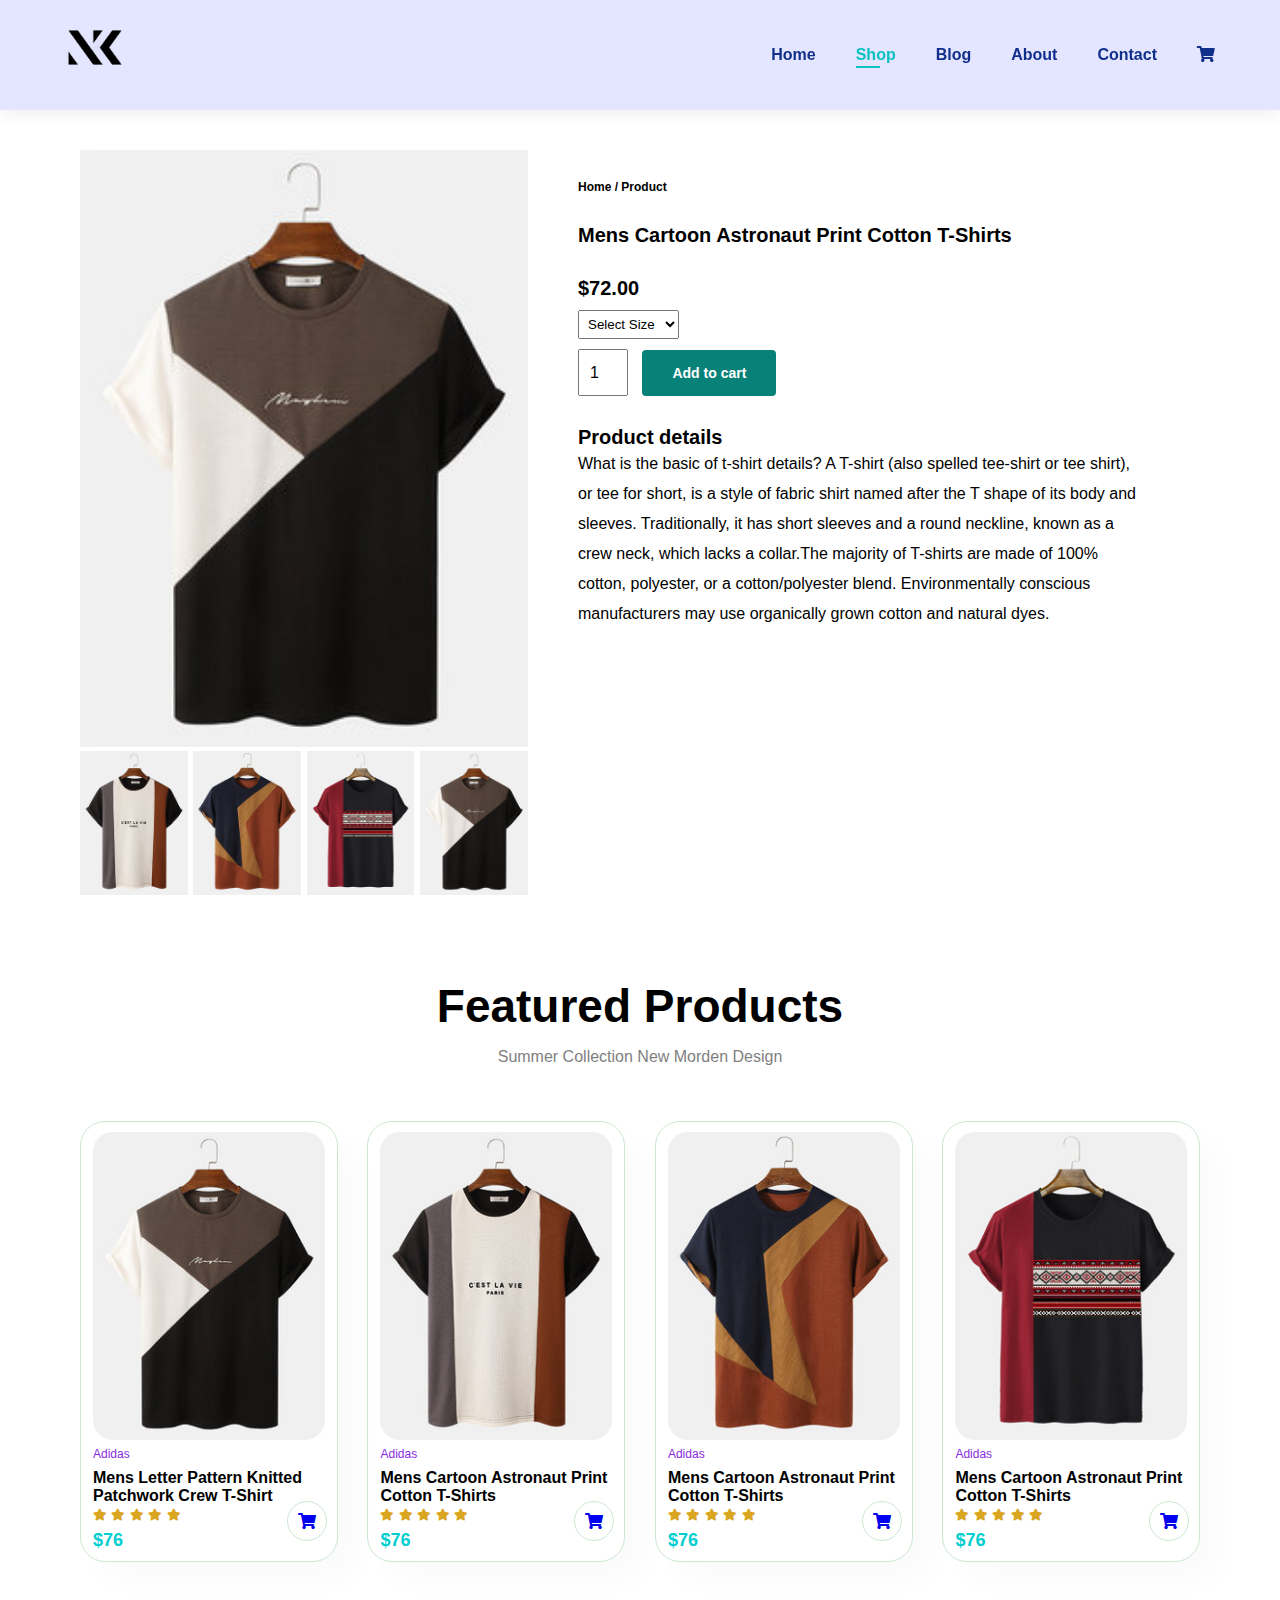
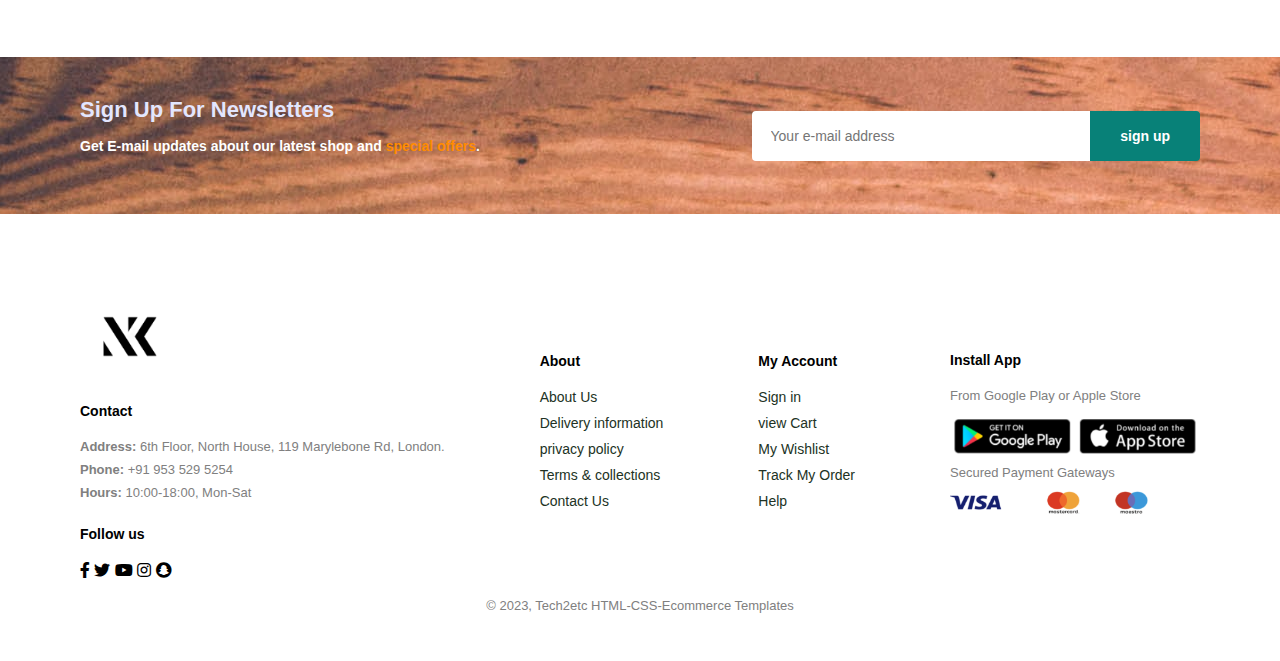
<file: sproduct1.html>
<!DOCTYPE html>
<html lang="en">

<head>
    <meta charset="UTF-8">
    <meta http-equiv="X-UA-Compatible" content="IE=edge">
    <meta name="viewport" content="width=device-width, initial-scale=1.0">
    <title>shopping website</title>
    <!-- <link rel="stylesheet" href="https://use.fontawesome.com/releases/v5.15.4/css/all.css" /> -->
    <link rel="stylesheet" href="https://cdnjs.cloudflare.com/ajax/libs/font-awesome/6.3.0/css/all.min.css" />
    <!-- <link rel="stylesheet" href="https://use.fontawesome.com/releases/v5.15.4/css/solid.css" integrity="sha384-Tv5i09RULyHKMwX0E8wJUqSOaXlyu3SQxORObAI08iUwIalMmN5L6AvlPX2LMoSE" crossorigin="anonymous"/> -->
    <link rel="stylesheet" href="style.css">
</head>

<body>
    <section id="header">
        <div class="img">

            <a href="#"><img src="img/logo/logo.png" class="logo" alt="" height="75px" width="100px"></a>
        </div>
        <div>
            <div>
                <ul id="navbar">

                    <li> <a  href="index.html">Home</a> </li>
                    <li> <a   class="active" href="shop.html"> Shop</a> </li>
                    <li> <a href="Blog.html">Blog</a> </li>
                    <li> <a href="About.html">About</a> </li>
                    <li> <a href="Contact.html">Contact</a> </li>
                    <li> <a id="lg-bag" href="Cart.html"><i class="fa fa-shopping-cart " id="Cart"></i></a></li>
                    <a href="#" id="close"><i class="fa fa-times"></i></a>
                </ul>
            </div>
            <div class="mobile">
                <a href="Cart.html"><i class="fa fa-shopping-cart " id="Cart"></i></a> 

                <i id="bar" class=" fa fa-outdent "></i>
            </div>
        </div>
    </section>

    <section id="prodetails" class="section-p1">
        <div class="single-pro-img">
            <img src="img/products/p1_files/p5.jpeg"  width="100%" id="mainimg" alt="">
            <div class="small-img-group">
                <div class="small-img-col">
                    <img src="img/products/p1_files/p6.jpg" alt="" width="100%" class="small-img">
                </div>
                <div class="small-img-col">
                    <img src="img/products/p1_files/p7.jpeg" alt="" width="100%" class="small-img">
                </div>
                <div class="small-img-col">
                    <img src="img/products/p1_files/p8.jpg" alt="" width="100%" class="small-img">
                </div>
                <div class="small-img-col">
                    <img src="img/products/p1_files/p5.jpeg" alt="" width="100%" class="small-img">
                </div>
            </div>

        </div>
        <div class="single-pro-details">
            <h6>Home / Product</h6>
            <h4>Mens Cartoon Astronaut Print Cotton T-Shirts</h4>
            <h4>$72.00</h4>
            <select >
                <option >Select Size</option>
                <option >Small/S</option>
                <option >smaller/XS</option>
                <option >Mediam/M</option>
                <option >Large/L</option>
                <option >Larger/xL</option>
                <option >Largest/xxL</option>
            </select>
            <input type="number" value="1">
            <button class="normal">Add to cart</button>
            <h4>Product details</h4>
            <span>What is the basic of t-shirt details?
                A T-shirt (also spelled tee-shirt or tee shirt), or tee for short, is a style of fabric shirt named after the T shape of its body and sleeves. Traditionally, it has short sleeves and a round neckline, known as a crew neck, which lacks a collar.The majority of T-shirts are made of 100% cotton, polyester, or a cotton/polyester blend. Environmentally conscious manufacturers may use organically grown cotton and natural dyes.</span>
        </div>
    </section>

    <section id="Product1" class="section-p1">
        <div>
            <h2>Featured Products</h2>
            <p>Summer Collection New Morden Design</p>
            <div class="pro-container">
     
                <div class="pro">
                    <img src="img/products/p1_files/p5.jpeg" alt="">
                    <div class="des">
                        <span>Adidas</span>
                        <h5>Mens Letter Pattern Knitted Patchwork Crew T-Shirt </h5>
                        <div class="star">
                            <i class="fas fa-star"></i>
                            <i class="fas fa-star"></i>
                            <i class="fas fa-star"></i>
                            <i class="fas fa-star"></i>
                            <i class="fas fa-star"></i>
                        </div>
                        <h4>$76</h4>
                    </div>
                    <div class="cart">

                        <a href="#"><i class="fas fa-shopping-cart " id="Cart"></i></a>
                    </div>
                </div>
                <div class="pro">
                    <img src="img/products/p1_files/p6.jpg" alt="">
                    <div class="des">
                        <span>Adidas</span>
                        <h5>Mens Cartoon Astronaut Print Cotton T-Shirts</h5>
                        <div class="star">
                            <i class="fas fa-star"></i>
                            <i class="fas fa-star"></i>
                            <i class="fas fa-star"></i>
                            <i class="fas fa-star"></i>
                            <i class="fas fa-star"></i>
                        </div>
                        <h4>$76</h4>
                    </div>
                    <div class="cart">

                        <a href="#"><i class="fas fa-shopping-cart " id="Cart"></i></a>
                    </div>
                </div>
                <div class="pro">
                    <img src="img/products/p1_files/p7.jpeg" alt="">
                    <div class="des">
                        <span>Adidas</span>
                        <h5>Mens Cartoon Astronaut Print Cotton T-Shirts</h5>
                        <div class="star">
                            <i class="fas fa-star"></i>
                            <i class="fas fa-star"></i>
                            <i class="fas fa-star"></i>
                            <i class="fas fa-star"></i>
                            <i class="fas fa-star"></i>
                        </div>
                        <h4>$76</h4>
                    </div>
                    <div class="cart">

                        <a href="#"><i class="fas fa-shopping-cart " id="Cart"></i></a>
                    </div>
                </div>
                <div class="pro">
                    <img src="img/products/p1_files/p8.jpg" alt="">
                    <div class="des">
                        <span>Adidas</span>
                        <h5>Mens Cartoon Astronaut Print Cotton T-Shirts</h5>
                        <div class="star">
                            <i class="fas fa-star"></i>
                            <i class="fas fa-star"></i>
                            <i class="fas fa-star"></i>
                            <i class="fas fa-star"></i>
                            <i class="fas fa-star"></i>
                        </div>
                        <h4>$76</h4>
                    </div>
                    <div class="cart">

                        <a href="#"><i class="fas fa-shopping-cart " id="Cart"></i></a>
                    </div>
                </div>
            </div>
        </div>
    </section>

    <section id="newsletter" class="section-p1 section-m1">
        <div class="newstext">
            <h4>Sign Up For  Newsletters</h4>
            <p>Get E-mail updates about our latest shop and <span>special offers</span>.</p>
        </div>
        <div class="form">
            <input type="text" placeholder="Your e-mail address">
            <button class="normal">sign up</button>
        </div>
    </section>

    <footer class="section-p1">
        <div class="contact">
            <img src="img/logo/logo.png" class="logo" alt="" height="85px" width="100px">
            <h4>Contact</h4>
            <p><strong>Address:</strong> 6th Floor, North House, 119 Marylebone Rd, London.</p>
            <p><strong>Phone: </strong> +91 953 529 5254</p>
            <p><strong>Hours: </strong> 10:00-18:00, Mon-Sat </p>
            <br>
            <div class="follow">
                <h4>Follow us</h4>
                <div class="icon">
                    <i class="fab fa-facebook-f"></i>
                    <i class="fab fa-twitter"></i>
                    <i class="fab fa-youtube"></i>
                    <i class="fab fa-instagram"></i>
                    <!-- <i class="fab fa-linkedin"></i> -->
                    <i class="fab fa-snapchat"></i>
                </div>
            </div>
            <br>
            
        </div>
        <div class="col">
            <h4>About</h4>
            <a href="#">About Us</a>
            <a href="#">Delivery information</a>
            <a href="#">privacy policy</a>
            <a href="#">Terms & collections</a>
            <a href="#">Contact Us</a>
        </div>
        
        <div class="col">
            <h4>My Account</h4>
            <a href="#">Sign in</a>
            <a href="#">view Cart</a>
            <a href="#">My Wishlist</a>
            <a href="#">Track My Order</a>
            <a href="#">Help</a>
        </div>
        
        <div class="col install">
            <h4>Install App</h4>
            <p>From Google Play or Apple Store</p>
            <div class="app">
                <img src="img/pay/p1.png" alt="" width="250px">
            </div>
            <p>Secured Payment Gateways</p>
            <img src="img/pay/p2.png" alt="" width="200px">
        </div>
        <div class="copyright">
            <p>© 2023, Tech2etc HTML-CSS-Ecommerce Templates</p>
        </div>
        
    </footer>

    <script>
        var mainimg= document.getElementById('mainimg');
        var smallimg= document.getElementsByClassName('small-img'); 

      smallimg[0].onclick = function(){
        mainimg.src =smallimg[0].src;
      }  
      smallimg[1].onclick = function(){
        mainimg.src =smallimg[1].src;
      }  
      smallimg[2].onclick = function(){
        mainimg.src =smallimg[2].src;
      }  
      smallimg[3].onclick = function(){
        mainimg.src =smallimg[3].src;
      }  
    </script>
   
     
    <script src="script.js"></script>
</body>

</html>
</file>
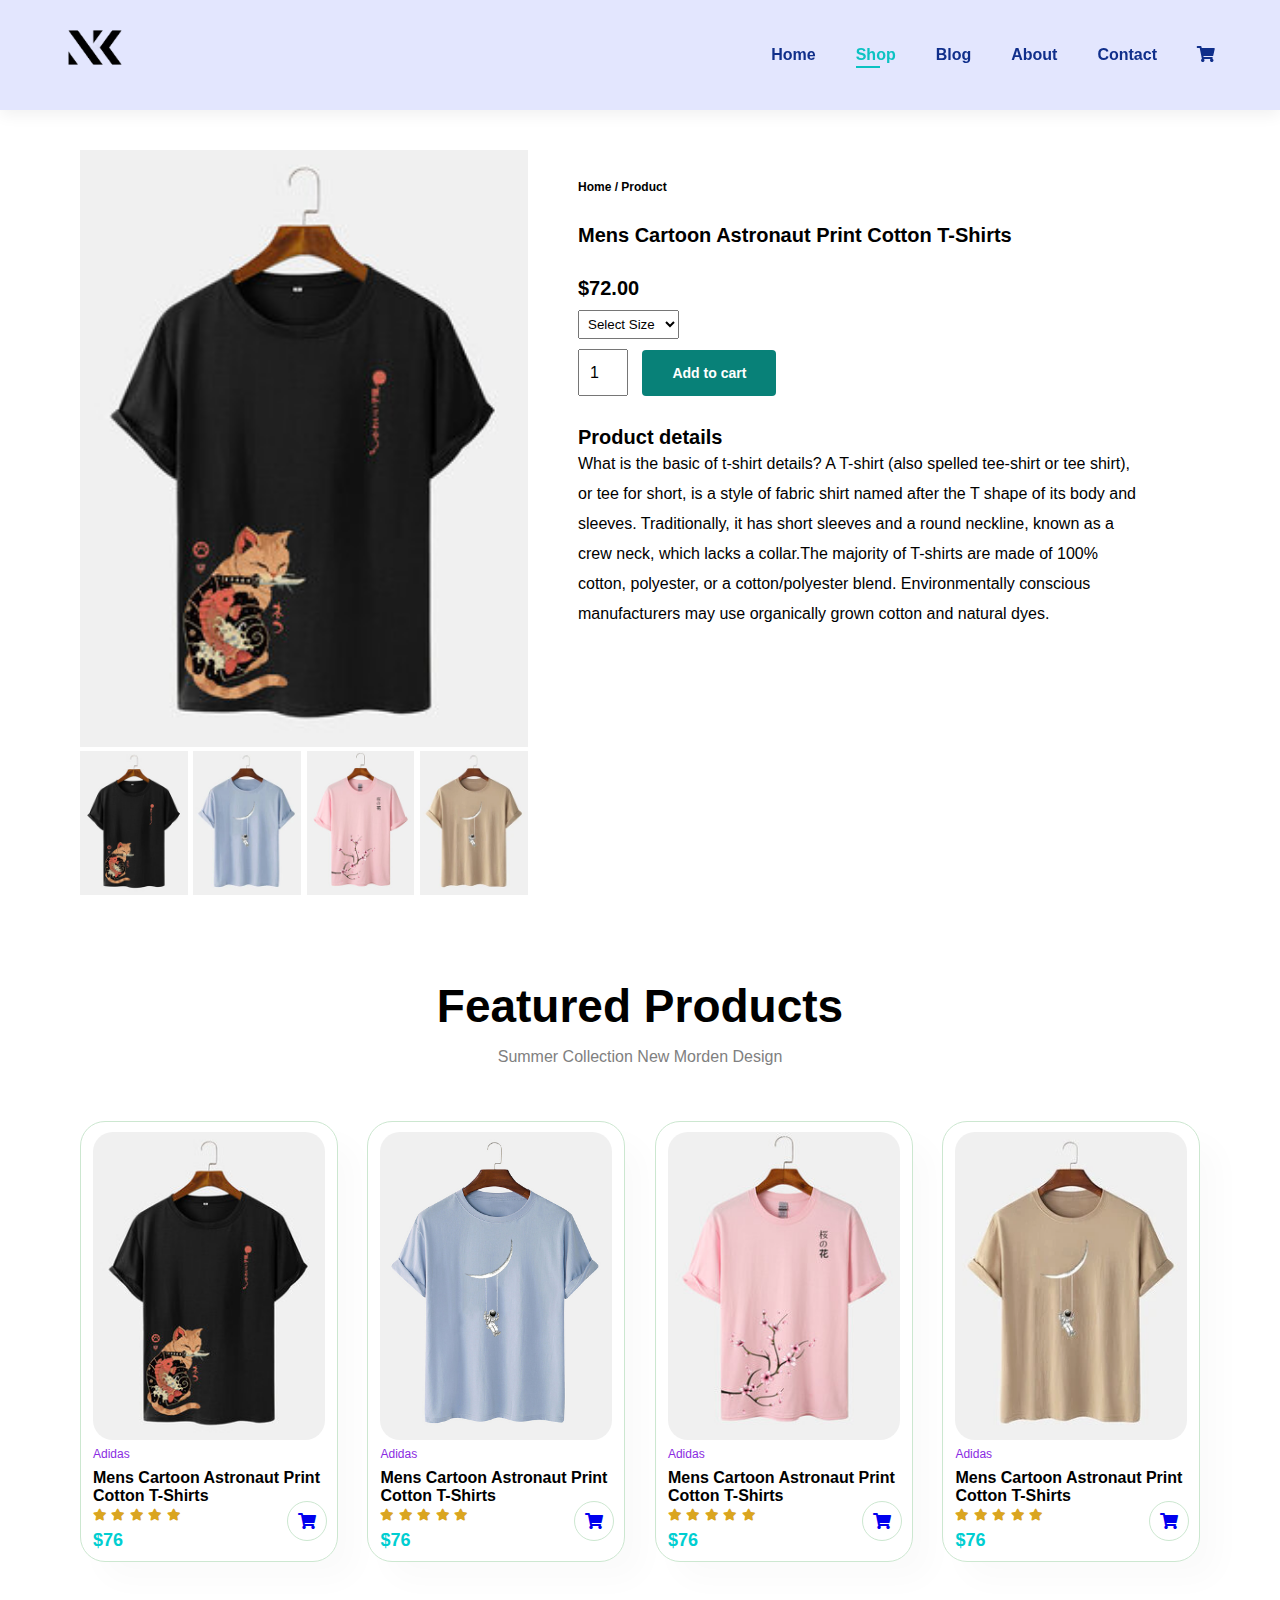
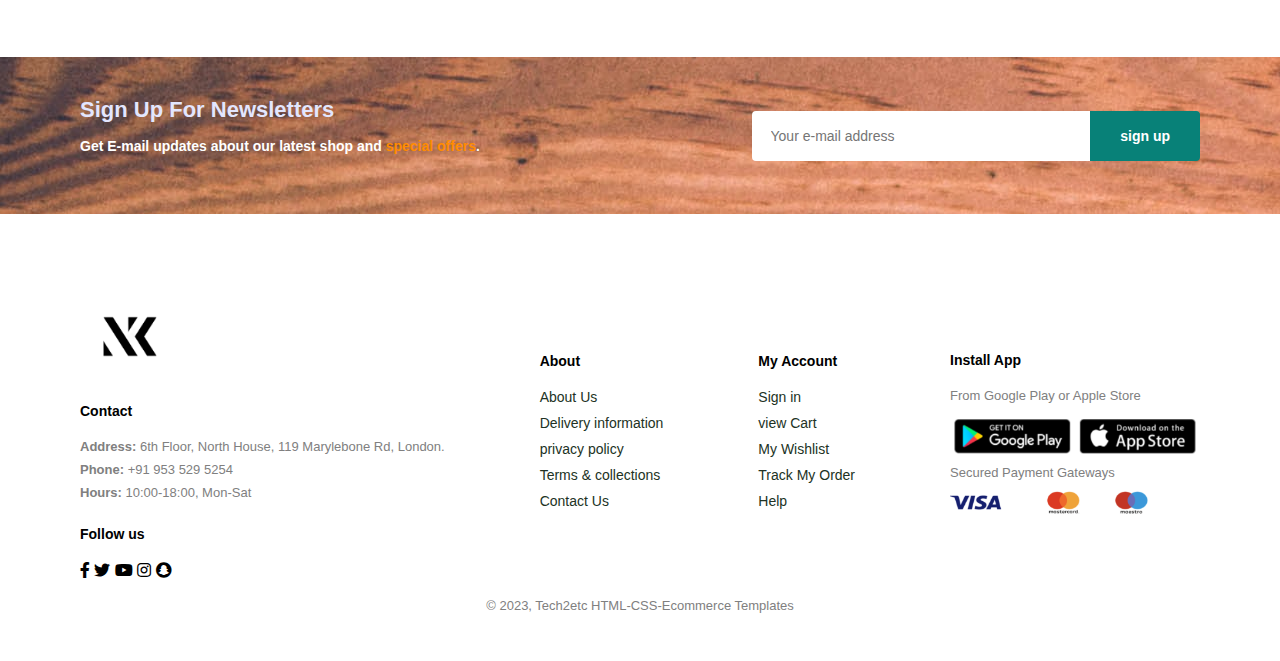
<file: sproducts.html>
<!DOCTYPE html>
<html lang="en">

<head>
    <meta charset="UTF-8">
    <meta http-equiv="X-UA-Compatible" content="IE=edge">
    <meta name="viewport" content="width=device-width, initial-scale=1.0">
    <title>shopping website</title>
    <!-- <link rel="stylesheet" href="https://use.fontawesome.com/releases/v5.15.4/css/all.css" /> -->
    <link rel="stylesheet" href="https://cdnjs.cloudflare.com/ajax/libs/font-awesome/6.3.0/css/all.min.css" />
    <!-- <link rel="stylesheet" href="https://use.fontawesome.com/releases/v5.15.4/css/solid.css" integrity="sha384-Tv5i09RULyHKMwX0E8wJUqSOaXlyu3SQxORObAI08iUwIalMmN5L6AvlPX2LMoSE" crossorigin="anonymous"/> -->
    <link rel="stylesheet" href="style.css">
</head>

<body>
    <section id="header">
        <div class="img">

            <a href="#"><img src="img/logo/logo.png" class="logo" alt="" height="75px" width="100px"></a>
        </div>
        <div>
            <div>
                <ul id="navbar">

                    <li> <a  href="index.html">Home</a> </li>
                    <li> <a   class="active" href="shop.html"> Shop</a> </li>
                    <li> <a href="Blog.html">Blog</a> </li>
                    <li> <a href="About.html">About</a> </li>
                    <li> <a href="Contact.html">Contact</a> </li>
                    <li> <a id="lg-bag" href="Cart.html"><i class="fa fa-shopping-cart " id="Cart"></i></a></li>
                    <a href="#" id="close"><i class="fa fa-times"></i></a>
                </ul>
            </div>
            <div class="mobile">
                <a href="Cart.html"><i class="fa fa-shopping-cart " id="Cart"></i></a> 

                <i id="bar" class=" fa fa-outdent "></i>
            </div>
        </div>
    </section>

    <section id="prodetails" class="section-p1">
        <div class="single-pro-img">
            <img src="img/products/p1_files/p1.jpg"  width="100%" id="mainimg" alt="">
            <div class="small-img-group">
                <div class="small-img-col">
                    <img src="img/products/p1_files/p1.jpg" alt="" width="100%" class="small-img">
                </div>
                <div class="small-img-col">
                    <img src="img/products/p1_files/p5.webp" alt="" width="100%" class="small-img">
                </div>
                <div class="small-img-col">
                    <img src="img/products/p1_files/p3.jpg" alt="" width="100%" class="small-img">
                </div>
                <div class="small-img-col">
                    <img src="img/products/p1_files/p4.webp" alt="" width="100%" class="small-img">
                </div>
            </div>

        </div>
        <div class="single-pro-details">
            <h6>Home / Product</h6>
            <h4>Mens Cartoon Astronaut Print Cotton T-Shirts</h4>
            <h4>$72.00</h4>
            <select >
                <option >Select Size</option>
                <option >Small/S</option>
                <option >smaller/XS</option>
                <option >Mediam/M</option>
                <option >Large/L</option>
                <option >Larger/xL</option>
                <option >Largest/xxL</option>
            </select>
            <input type="number" value="1">
            <button class="normal">Add to cart</button>
            <h4>Product details</h4>
            <span>What is the basic of t-shirt details?
                A T-shirt (also spelled tee-shirt or tee shirt), or tee for short, is a style of fabric shirt named after the T shape of its body and sleeves. Traditionally, it has short sleeves and a round neckline, known as a crew neck, which lacks a collar.The majority of T-shirts are made of 100% cotton, polyester, or a cotton/polyester blend. Environmentally conscious manufacturers may use organically grown cotton and natural dyes.</span>
        </div>
    </section>

    <section id="Product1" class="section-p1">
        <div>
            <h2>Featured Products</h2>
            <p>Summer Collection New Morden Design</p>
            <div class="pro-container">
                <div class="pro">
                    <img src="img/products/p1_files/p1.jpg" alt="">
                    <div class="des">
                        <span>Adidas</span>
                        <h5>Mens Cartoon Astronaut Print Cotton T-Shirts</h5>
                        <div class="star">
                            <i class="fas fa-star"></i>
                            <i class="fas fa-star"></i>
                            <i class="fas fa-star"></i>
                            <i class="fas fa-star"></i>
                            <i class="fas fa-star"></i>
                        </div>
                        <h4>$76</h4>
                    </div>
                    <div class="cart">

                        <a href="#"><i class="fas fa-shopping-cart " id="Cart"></i></a>
                    </div>
                </div>
                <div class="pro">
                    <img src="img/products/p1_files/p2.jpg" alt="">
                    <div class="des">
                        <span>Adidas</span>
                        <h5>Mens Cartoon Astronaut Print Cotton T-Shirts</h5>
                        <div class="star">
                            <i class="fas fa-star"></i>
                            <i class="fas fa-star"></i>
                            <i class="fas fa-star"></i>
                            <i class="fas fa-star"></i>
                            <i class="fas fa-star"></i>
                        </div>
                        <h4>$76</h4>
                    </div>
                    <div class="cart">

                        <a href="#"><i class="fas fa-shopping-cart " id="Cart"></i></a>
                    </div>
                </div>
                <div class="pro">
                    <img src="img/products/p1_files/p3.jpg" alt="">
                    <div class="des">
                        <span>Adidas</span>
                        <h5>Mens Cartoon Astronaut Print Cotton T-Shirts</h5>
                        <div class="star">
                            <i class="fas fa-star"></i>
                            <i class="fas fa-star"></i>
                            <i class="fas fa-star"></i>
                            <i class="fas fa-star"></i>
                            <i class="fas fa-star"></i>
                        </div>
                        <h4>$76</h4>
                    </div>
                    <div class="cart">

                        <a href="#"><i class="fas fa-shopping-cart " id="Cart"></i></a>
                    </div>
                </div>
                <div class="pro">
                    <img src="img/products/p1_files/p4.webp" alt="">
                    <div class="des">
                        <span>Adidas</span>
                        <h5>Mens Cartoon Astronaut Print Cotton T-Shirts</h5>
                        <div class="star">
                            <i class="fas fa-star"></i>
                            <i class="fas fa-star"></i>
                            <i class="fas fa-star"></i>
                            <i class="fas fa-star"></i>
                            <i class="fas fa-star"></i>
                        </div>
                        <h4>$76</h4>
                    </div>
                    <div class="cart">
                        <a href="#"><i class="fas fa-shopping-cart " id="Cart"></i></a>
                    </div>
                </div>
                
            </div>
        </div>
    </section>

    <section id="newsletter" class="section-p1 section-m1">
        <div class="newstext">
            <h4>Sign Up For  Newsletters</h4>
            <p>Get E-mail updates about our latest shop and <span>special offers</span>.</p>
        </div>
        <div class="form">
            <input type="text" placeholder="Your e-mail address">
            <button class="normal">sign up</button>
        </div>
    </section>

    <footer class="section-p1">
        <div class="contact">
            <img src="img/logo/logo.png" class="logo" alt="" height="85px" width="100px">
            <h4>Contact</h4>
            <p><strong>Address:</strong> 6th Floor, North House, 119 Marylebone Rd, London.</p>
            <p><strong>Phone: </strong> +91 953 529 5254</p>
            <p><strong>Hours: </strong> 10:00-18:00, Mon-Sat </p>
            <br>
            <div class="follow">
                <h4>Follow us</h4>
                <div class="icon">
                    <i class="fab fa-facebook-f"></i>
                    <i class="fab fa-twitter"></i>
                    <i class="fab fa-youtube"></i>
                    <i class="fab fa-instagram"></i>
                    <!-- <i class="fab fa-linkedin"></i> -->
                    <i class="fab fa-snapchat"></i>
                </div>
            </div>
            <br>
            
        </div>
        <div class="col">
            <h4>About</h4>
            <a href="#">About Us</a>
            <a href="#">Delivery information</a>
            <a href="#">privacy policy</a>
            <a href="#">Terms & collections</a>
            <a href="#">Contact Us</a>
        </div>
        
        <div class="col">
            <h4>My Account</h4>
            <a href="#">Sign in</a>
            <a href="#">view Cart</a>
            <a href="#">My Wishlist</a>
            <a href="#">Track My Order</a>
            <a href="#">Help</a>
        </div>
        
        <div class="col install">
            <h4>Install App</h4>
            <p>From Google Play or Apple Store</p>
            <div class="app">
                <img src="img/pay/p1.png" alt="" width="250px">
            </div>
            <p>Secured Payment Gateways</p>
            <img src="img/pay/p2.png" alt="" width="200px">
        </div>
        <div class="copyright">
            <p>© 2023, Tech2etc HTML-CSS-Ecommerce Templates</p>
        </div>
        
    </footer>

    <script>
        var mainimg= document.getElementById('mainimg');
        var smallimg= document.getElementsByClassName('small-img'); 

      smallimg[0].onclick = function(){
        mainimg.src =smallimg[0].src;
      }  
      smallimg[1].onclick = function(){
        mainimg.src =smallimg[1].src;
      }  
      smallimg[2].onclick = function(){
        mainimg.src =smallimg[2].src;
      }  
      smallimg[3].onclick = function(){
        mainimg.src =smallimg[3].src;
      }  
    </script>
   
     
    <script src="script.js"></script>
</body>

</html>
</file>
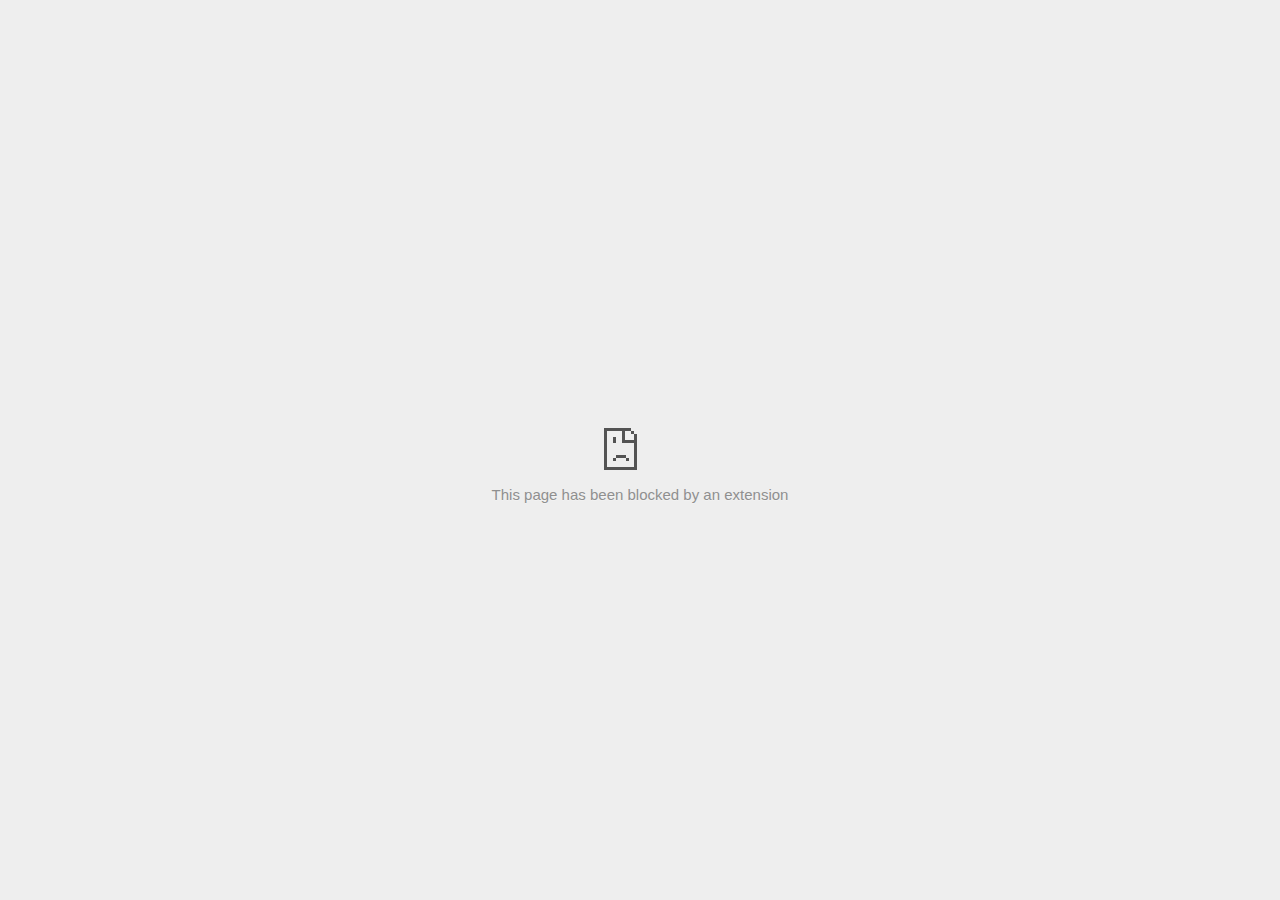
<file: img/products/p1_files/tags.html>
<!DOCTYPE html>
<!-- saved from url=(0029)chrome-error://chromewebdata/ -->
<html dir="ltr" lang="en" subframe=""><head><meta http-equiv="Content-Type" content="text/html; charset=UTF-8">
  
  <meta name="color-scheme" content="light dark">
  <meta name="theme-color" content="#fff">
  <meta name="viewport" content="width=device-width, initial-scale=1.0,
                                 maximum-scale=1.0, user-scalable=no">
  <title>creativecdn.com</title>
  <style>/* Copyright 2017 The Chromium Authors
 * Use of this source code is governed by a BSD-style license that can be
 * found in the LICENSE file. */

a {
  color: var(--link-color);
}

body {
  --background-color: #fff;
  --error-code-color: var(--google-gray-700);
  --google-blue-100: rgb(210, 227, 252);
  --google-blue-300: rgb(138, 180, 248);
  --google-blue-600: rgb(26, 115, 232);
  --google-blue-700: rgb(25, 103, 210);
  --google-gray-100: rgb(241, 243, 244);
  --google-gray-300: rgb(218, 220, 224);
  --google-gray-500: rgb(154, 160, 166);
  --google-gray-50: rgb(248, 249, 250);
  --google-gray-600: rgb(128, 134, 139);
  --google-gray-700: rgb(95, 99, 104);
  --google-gray-800: rgb(60, 64, 67);
  --google-gray-900: rgb(32, 33, 36);
  --heading-color: var(--google-gray-900);
  --link-color: rgb(88, 88, 88);
  --popup-container-background-color: rgba(0,0,0,.65);
  --primary-button-fill-color-active: var(--google-blue-700);
  --primary-button-fill-color: var(--google-blue-600);
  --primary-button-text-color: #fff;
  --quiet-background-color: rgb(247, 247, 247);
  --secondary-button-border-color: var(--google-gray-500);
  --secondary-button-fill-color: #fff;
  --secondary-button-hover-border-color: var(--google-gray-600);
  --secondary-button-hover-fill-color: var(--google-gray-50);
  --secondary-button-text-color: var(--google-gray-700);
  --small-link-color: var(--google-gray-700);
  --text-color: var(--google-gray-700);
  background: var(--background-color);
  color: var(--text-color);
  word-wrap: break-word;
}

.nav-wrapper .secondary-button {
  background: var(--secondary-button-fill-color);
  border: 1px solid var(--secondary-button-border-color);
  color: var(--secondary-button-text-color);
  float: none;
  margin: 0;
  padding: 8px 16px;
}

.hidden {
  display: none;
}

html {
  -webkit-text-size-adjust: 100%;
  font-size: 125%;
}

.icon {
  background-repeat: no-repeat;
  background-size: 100%;
}

@media (prefers-color-scheme: dark) {
  body {
    --background-color: var(--google-gray-900);
    --error-code-color: var(--google-gray-500);
    --heading-color: var(--google-gray-500);
    --link-color: var(--google-blue-300);
    --primary-button-fill-color-active: rgb(129, 162, 208);
    --primary-button-fill-color: var(--google-blue-300);
    --primary-button-text-color: var(--google-gray-900);
    --quiet-background-color: var(--background-color);
    --secondary-button-border-color: var(--google-gray-700);
    --secondary-button-fill-color: var(--google-gray-900);
    --secondary-button-hover-fill-color: rgb(48, 51, 57);
    --secondary-button-text-color: var(--google-blue-300);
    --small-link-color: var(--google-blue-300);
    --text-color: var(--google-gray-500);
  }
}
</style>
  <style>/* Copyright 2014 The Chromium Authors
   Use of this source code is governed by a BSD-style license that can be
   found in the LICENSE file. */

button {
  border: 0;
  border-radius: 4px;
  box-sizing: border-box;
  color: var(--primary-button-text-color);
  cursor: pointer;
  float: right;
  font-size: .875em;
  margin: 0;
  padding: 8px 16px;
  transition: box-shadow 150ms cubic-bezier(0.4, 0, 0.2, 1);
  user-select: none;
}

[dir='rtl'] button {
  float: left;
}

.bad-clock button,
.captive-portal button,
.https-only button,
.insecure-form button,
.lookalike-url button,
.main-frame-blocked button,
.neterror button,
.pdf button,
.ssl button,
.enterprise-block button,
.enterprise-warn button,
.safe-browsing-billing button {
  background: var(--primary-button-fill-color);
}

button:active {
  background: var(--primary-button-fill-color-active);
  outline: 0;
}

#debugging {
  display: inline;
  overflow: auto;
}

.debugging-content {
  line-height: 1em;
  margin-bottom: 0;
  margin-top: 1em;
}

.debugging-content-fixed-width {
  display: block;
  font-family: monospace;
  font-size: 1.2em;
  margin-top: 0.5em;
}

.debugging-title {
  font-weight: bold;
}

#details {
  margin: 0 0 50px;
}

#details p:not(:first-of-type) {
  margin-top: 20px;
}

.secondary-button:active {
  border-color: white;
  box-shadow: 0 1px 2px 0 rgba(60, 64, 67, .3),
      0 2px 6px 2px rgba(60, 64, 67, .15);
}

.secondary-button:hover {
  background: var(--secondary-button-hover-fill-color);
  border-color: var(--secondary-button-hover-border-color);
  text-decoration: none;
}

.error-code {
  color: var(--error-code-color);
  font-size: .8em;
  margin-top: 12px;
  text-transform: uppercase;
}

#error-debugging-info {
  font-size: 0.8em;
}

h1 {
  color: var(--heading-color);
  font-size: 1.6em;
  font-weight: normal;
  line-height: 1.25em;
  margin-bottom: 16px;
}

h2 {
  font-size: 1.2em;
  font-weight: normal;
}

.icon {
  height: 72px;
  margin: 0 0 40px;
  width: 72px;
}

input[type=checkbox] {
  opacity: 0;
}

input[type=checkbox]:focus ~ .checkbox::after {
  outline: -webkit-focus-ring-color auto 5px;
}

.interstitial-wrapper {
  box-sizing: border-box;
  font-size: 1em;
  line-height: 1.6em;
  margin: 14vh auto 0;
  max-width: 600px;
  width: 100%;
}

#main-message > p {
  display: inline;
}

#extended-reporting-opt-in {
  font-size: .875em;
  margin-top: 32px;
}

#extended-reporting-opt-in label {
  display: grid;
  grid-template-columns: 1.8em 1fr;
  position: relative;
}

#enhanced-protection-message {
  border-radius: 4px;
  font-size: 1em;
  margin-top: 32px;
  padding: 10px 5px;
}

#enhanced-protection-message label {
  display: grid;
  grid-template-columns: 2.5em 1fr;
  position: relative;
}

#enhanced-protection-message div {
  margin: 0.5em;
}

#enhanced-protection-message .icon {
  height: 1.5em;
  vertical-align: middle;
  width: 1.5em;
}

.nav-wrapper {
  margin-top: 51px;
}

.nav-wrapper::after {
  clear: both;
  content: '';
  display: table;
  width: 100%;
}

.small-link {
  color: var(--small-link-color);
  font-size: .875em;
}

.checkboxes {
  flex: 0 0 24px;
}

.checkbox {
  --padding: .9em;
  background: transparent;
  display: block;
  height: 1em;
  left: -1em;
  padding-inline-start: var(--padding);
  position: absolute;
  right: 0;
  top: -.5em;
  width: 1em;
}

.checkbox::after {
  border: 1px solid white;
  border-radius: 2px;
  content: '';
  height: 1em;
  left: var(--padding);
  position: absolute;
  top: var(--padding);
  width: 1em;
}

.checkbox::before {
  background: transparent;
  border: 2px solid white;
  border-inline-end-width: 0;
  border-top-width: 0;
  content: '';
  height: .2em;
  left: calc(.3em + var(--padding));
  opacity: 0;
  position: absolute;
  top: calc(.3em  + var(--padding));
  transform: rotate(-45deg);
  width: .5em;
}

input[type=checkbox]:checked ~ .checkbox::before {
  opacity: 1;
}

#recurrent-error-message {
  background: #ededed;
  border-radius: 4px;
  margin-bottom: 16px;
  margin-top: 12px;
  padding: 12px 16px;
}

.showing-recurrent-error-message #extended-reporting-opt-in {
  margin-top: 16px;
}

.showing-recurrent-error-message #enhanced-protection-message {
  margin-top: 16px;
}

@media (max-width: 700px) {
  .interstitial-wrapper {
    padding: 0 10%;
  }

  #error-debugging-info {
    overflow: auto;
  }
}

@media (max-width: 420px) {
  button,
  [dir='rtl'] button,
  .small-link {
    float: none;
    font-size: .825em;
    font-weight: 500;
    margin: 0;
    width: 100%;
  }

  button {
    padding: 16px 24px;
  }

  #details {
    margin: 20px 0 20px 0;
  }

  #details p:not(:first-of-type) {
    margin-top: 10px;
  }

  .secondary-button:not(.hidden) {
    display: block;
    margin-top: 20px;
    text-align: center;
    width: 100%;
  }

  .interstitial-wrapper {
    padding: 0 5%;
  }

  #extended-reporting-opt-in {
    margin-top: 24px;
  }

  #enhanced-protection-message {
    margin-top: 24px;
  }

  .nav-wrapper {
    margin-top: 30px;
  }
}

/**
 * Mobile specific styling.
 * Navigation buttons are anchored to the bottom of the screen.
 * Details message replaces the top content in its own scrollable area.
 */

@media (max-width: 420px) {
  .nav-wrapper .secondary-button {
    border: 0;
    margin: 16px 0 0;
    margin-inline-end: 0;
    padding-bottom: 16px;
    padding-top: 16px;
  }
}

/* Fixed nav. */
@media (min-width: 240px) and (max-width: 420px) and
       (min-height: 401px),
       (min-width: 421px) and (min-height: 240px) and
       (max-height: 560px) {
  body .nav-wrapper {
    background: var(--background-color);
    bottom: 0;
    box-shadow: 0 -12px 24px var(--background-color);
    left: 0;
    margin: 0 auto;
    max-width: 736px;
    padding-inline-end: 24px;
    padding-inline-start: 24px;
    position: fixed;
    right: 0;
    width: 100%;
    z-index: 2;
  }

  .interstitial-wrapper {
    max-width: 736px;
  }

  #details,
  #main-content {
    padding-bottom: 40px;
  }

  #details {
    padding-top: 5.5vh;
  }

  button.small-link {
    color: var(--google-blue-600);
  }
}

@media (max-width: 420px) and (orientation: portrait),
       (max-height: 560px) {
  body {
    margin: 0 auto;
  }

  button,
  [dir='rtl'] button,
  button.small-link,
  .nav-wrapper .secondary-button {
    font-family: Roboto-Regular,Helvetica;
    font-size: .933em;
    margin: 6px 0;
    transform: translatez(0);
  }

  .nav-wrapper {
    box-sizing: border-box;
    padding-bottom: 8px;
    width: 100%;
  }

  #details {
    box-sizing: border-box;
    height: auto;
    margin: 0;
    opacity: 1;
    transition: opacity 250ms cubic-bezier(0.4, 0, 0.2, 1);
  }

  #details.hidden,
  #main-content.hidden {
    height: 0;
    opacity: 0;
    overflow: hidden;
    padding-bottom: 0;
    transition: none;
  }

  h1 {
    font-size: 1.5em;
    margin-bottom: 8px;
  }

  .icon {
    margin-bottom: 5.69vh;
  }

  .interstitial-wrapper {
    box-sizing: border-box;
    margin: 7vh auto 12px;
    padding: 0 24px;
    position: relative;
  }

  .interstitial-wrapper p {
    font-size: .95em;
    line-height: 1.61em;
    margin-top: 8px;
  }

  #main-content {
    margin: 0;
    transition: opacity 100ms cubic-bezier(0.4, 0, 0.2, 1);
  }

  .small-link {
    border: 0;
  }

  .suggested-left > #control-buttons,
  .suggested-right > #control-buttons {
    float: none;
    margin: 0;
  }
}

@media (min-width: 421px) and (min-height: 500px) and (max-height: 560px) {
  .interstitial-wrapper {
    margin-top: 10vh;
  }
}

@media (min-height: 400px) and (orientation:portrait) {
  .interstitial-wrapper {
    margin-bottom: 145px;
  }
}

@media (min-height: 299px) {
  .nav-wrapper {
    padding-bottom: 16px;
  }
}

@media (max-height: 560px) and (min-height: 240px) and (orientation:landscape) {
  .extended-reporting-has-checkbox #details {
    padding-bottom: 80px;
  }
}

@media (min-height: 500px) and (max-height: 650px) and (max-width: 414px) and
       (orientation: portrait) {
  .interstitial-wrapper {
    margin-top: 7vh;
  }
}

@media (min-height: 650px) and (max-width: 414px) and (orientation: portrait) {
  .interstitial-wrapper {
    margin-top: 10vh;
  }
}

/* Small mobile screens. No fixed nav. */
@media (max-height: 400px) and (orientation: portrait),
       (max-height: 239px) and (orientation: landscape),
       (max-width: 419px) and (max-height: 399px) {
  .interstitial-wrapper {
    display: flex;
    flex-direction: column;
    margin-bottom: 0;
  }

  #details {
    flex: 1 1 auto;
    order: 0;
  }

  #main-content {
    flex: 1 1 auto;
    order: 0;
  }

  .nav-wrapper {
    flex: 0 1 auto;
    margin-top: 8px;
    order: 1;
    padding-inline-end: 0;
    padding-inline-start: 0;
    position: relative;
    width: 100%;
  }

  button,
  .nav-wrapper .secondary-button {
    padding: 16px 24px;
  }

  button.small-link {
    color: var(--google-blue-600);
  }
}

@media (max-width: 239px) and (orientation: portrait) {
  .nav-wrapper {
    padding-inline-end: 0;
    padding-inline-start: 0;
  }
}
</style>
  <style>/* Copyright 2013 The Chromium Authors
 * Use of this source code is governed by a BSD-style license that can be
 * found in the LICENSE file. */

/* Don't use the main frame div when the error is in a subframe. */
html[subframe] #main-frame-error {
  display: none;
}

/* Don't use the subframe error div when the error is in a main frame. */
html:not([subframe]) #sub-frame-error {
  display: none;
}

h1 {
  margin-top: 0;
  word-wrap: break-word;
}

h1 span {
  font-weight: 500;
}

a {
  text-decoration: none;
}

.icon {
  -webkit-user-select: none;
  display: inline-block;
}

.icon-generic {
  /* Can't access chrome://theme/IDR_ERROR_NETWORK_GENERIC from an untrusted
   * renderer process, so embed the resource manually. */
  content: -webkit-image-set(
      url([data-uri]) 1x,
      url([data-uri]) 2x);
}

.icon-offline {
  content: -webkit-image-set(
      url([data-uri]) 1x,
      url([data-uri]) 2x);
  position: relative;
}

.icon-disabled {
  content: -webkit-image-set(
      url([data-uri]) 1x,
      url([data-uri]) 2x);
  width: 112px;
}

.hidden {
  display: none;
}

#suggestions-list a {
  color: var(--google-blue-600);
}

#suggestions-list p {
  margin-block-end: 0;
}

#suggestions-list ul {
  margin-top: 0;
}

.single-suggestion {
  list-style-type: none;
  padding-inline-start: 0;
}

#error-information-button {
  content: url([data-uri]);
  height: 24px;
  vertical-align: -.15em;
  width: 24px;
}

.use-popup-container#error-information-popup-container
  #error-information-popup {
  align-items: center;
  background-color: var(--popup-container-background-color);
  display: flex;
  height: 100%;
  left: 0;
  position: fixed;
  top: 0;
  width: 100%;
  z-index: 100;
}

.use-popup-container#error-information-popup-container
  #error-information-popup-content > p {
  margin-bottom: 11px;
  margin-inline-start: 20px;
}

.use-popup-container#error-information-popup-container #suggestions-list ul {
  margin-inline-start: 15px;
}

.use-popup-container#error-information-popup-container
  #error-information-popup-box {
  background-color: var(--background-color);
  left: 5%;
  padding-bottom: 15px;
  padding-top: 15px;
  position: fixed;
  width: 90%;
  z-index: 101;
}

.use-popup-container#error-information-popup-container div.error-code {
  margin-inline-start: 20px;
}

.use-popup-container#error-information-popup-container #suggestions-list p {
  margin-inline-start: 20px;
}

:not(.use-popup-container)#error-information-popup-container
  #error-information-popup-close {
  display: none;
}

#error-information-popup-close {
  margin-bottom: 0;
  margin-inline-end: 35px;
  margin-top: 15px;
  text-align: end;
}

.link-button {
  color: rgb(66, 133, 244);
  display: inline-block;
  font-weight: bold;
  text-transform: uppercase;
}

#sub-frame-error-details {

  color: #8F8F8F;

  /* Not done on mobile for performance reasons. */
  text-shadow: 0 1px 0 rgba(255,255,255,0.3);

}

[jscontent=hostName],
[jscontent=failedUrl] {
  overflow-wrap: break-word;
}

.secondary-button {
  background: #d9d9d9;
  color: #696969;
  margin-inline-end: 16px;
}

.snackbar {
  background: #323232;
  border-radius: 2px;
  bottom: 24px;
  box-sizing: border-box;
  color: #fff;
  font-size: .87em;
  left: 24px;
  max-width: 568px;
  min-width: 288px;
  opacity: 0;
  padding: 16px 24px 12px;
  position: fixed;
  transform: translateY(90px);
  will-change: opacity, transform;
  z-index: 999;
}

.snackbar-show {
  -webkit-animation:
    show-snackbar 250ms cubic-bezier(0, 0, 0.2, 1) forwards,
    hide-snackbar 250ms cubic-bezier(0.4, 0, 1, 1) forwards 5s;
}

@-webkit-keyframes show-snackbar {
  100% {
    opacity: 1;
    transform: translateY(0);
  }
}

@-webkit-keyframes hide-snackbar {
  0% {
    opacity: 1;
    transform: translateY(0);
  }
  100% {
    opacity: 0;
    transform: translateY(90px);
  }
}

.suggestions {
  margin-top: 18px;
}

.suggestion-header {
  font-weight: bold;
  margin-bottom: 4px;
}

.suggestion-body {
  color: #777;
}

/* Decrease padding at low sizes. */
@media (max-width: 640px), (max-height: 640px) {
  h1 {
    margin: 0 0 15px;
  }
  .suggestions {
    margin-top: 10px;
  }
  .suggestion-header {
    margin-bottom: 0;
  }
}

#download-link,
#download-link-clicked {
  margin-bottom: 30px;
  margin-top: 30px;
}

#download-link-clicked {
  color: #BBB;
}

#download-link::before,
#download-link-clicked::before {
  content: url([data-uri]);
  display: inline-block;
  margin-inline-end: 4px;
  vertical-align: -webkit-baseline-middle;
}

#download-link-clicked::before {
  opacity: 0;
  width: 0;
}

#offline-content-list-visibility-card {
  border: 1px solid white;
  border-radius: 8px;
  display: flex;
  font-size: .8em;
  justify-content: space-between;
  line-height: 1;
}

#offline-content-list.list-hidden #offline-content-list-visibility-card {
  border-color: rgb(218, 220, 224);
}

#offline-content-list-visibility-card > div {
  padding: 1em;
}

#offline-content-list-title {
  color: var(--google-gray-700);
}

#offline-content-list-show-text,
#offline-content-list-hide-text {
  color: rgb(66, 133, 244);
}

/* Hides the "hide" text div when the offline content list is collapsed/hidden
 * and, alternatively, hides the "show" text div when the offline content list
 * is expanded/shown.
 */
#offline-content-list.list-hidden #offline-content-list-hide-text,
#offline-content-list:not(.list-hidden) #offline-content-list-show-text {
  display: none;
}

/* Controls the animation of the offline content list when it is expanded/shown.
 */
#offline-content-suggestions {
  /* Max-height has to be set for the height animation to work. The chosen value
   * is a little greater than the maximum height the list will have, when all
   * suggestions have images, so that it is never clamped. This makes so that
   * when the actual height is smaller then the animation is not as smooth.
   */
  max-height: 27em;
  transition: max-height 200ms ease-in, visibility 0s 200ms,
              opacity 200ms 200ms linear;
}

/* Controls the animation of the offline content list when it is
 * collapsed/hidden.
 */
#offline-content-list.list-hidden #offline-content-suggestions {
  max-height: 0;
  opacity: 0;
  transition: opacity 200ms linear, visibility 0s 200ms,
              max-height 200ms 200ms ease-out;
  visibility: hidden;
}

#offline-content-list {
  margin-inline-start: -5%;
  width: 110%;
}

/* The selectors below adjust the "overflow" of the suggestion cards contents
 * based on the same screen size based strategy used for the main frame, which
 * is applied by the `interstitial-wrapper` class. */
@media (max-width: 420px)  {
  #offline-content-list {
    margin-inline-start: -2.5%;
    width: 105%;
  }
}
@media (max-width: 420px) and (orientation: portrait),
       (max-height: 560px) {
  #offline-content-list {
    margin-inline-start: -12px;
    width: calc(100% + 24px);
  }
}

.suggestion-with-image .offline-content-suggestion-thumbnail {
  flex-basis: 8.2em;
  flex-shrink: 0;
}

.suggestion-with-image .offline-content-suggestion-thumbnail > img {
  height: 100%;
  width: 100%;
}

.suggestion-with-image #offline-content-list:not(.is-rtl)
.offline-content-suggestion-thumbnail > img {
  border-bottom-right-radius: 7px;
  border-top-right-radius: 7px;
}

.suggestion-with-image #offline-content-list.is-rtl
.offline-content-suggestion-thumbnail > img {
  border-bottom-left-radius: 7px;
  border-top-left-radius: 7px;
}

.suggestion-with-icon .offline-content-suggestion-thumbnail {
  align-items: center;
  display: flex;
  justify-content: center;
  min-height: 4.2em;
  min-width: 4.2em;
}

.suggestion-with-icon .offline-content-suggestion-thumbnail > div {
  align-items: center;
  background-color: rgb(241, 243, 244);
  border-radius: 50%;
  display: flex;
  height: 2.3em;
  justify-content: center;
  width: 2.3em;
}

.suggestion-with-icon .offline-content-suggestion-thumbnail > div > img {
  height: 1.45em;
  width: 1.45em;
}

.offline-content-suggestion-favicon {
  height: 1em;
  margin-inline-end: 0.4em;
  width: 1.4em;
}

.offline-content-suggestion-favicon > img {
  height: 1.4em;
  width: 1.4em;
}

.no-favicon .offline-content-suggestion-favicon {
  display: none;
}

.image-video {
  content: url([data-uri]);
}

.image-music-note {
  content: url([data-uri]);
}

.image-earth {
  content: url([data-uri]);
}

.image-file {
  content: url([data-uri]);
}

.offline-content-suggestion-texts {
  display: flex;
  flex-direction: column;
  justify-content: space-between;
  line-height: 1.3;
  padding: .9em;
  width: 100%;
}

.offline-content-suggestion-title {
  -webkit-box-orient: vertical;
  -webkit-line-clamp: 3;
  color: rgb(32, 33, 36);
  display: -webkit-box;
  font-size: 1.1em;
  overflow: hidden;
  text-overflow: ellipsis;
}

div.offline-content-suggestion {
  align-items: stretch;
  border: 1px solid rgb(218, 220, 224);
  border-radius: 8px;
  display: flex;
  justify-content: space-between;
  margin-bottom: .8em;
}

.suggestion-with-image {
  flex-direction: row;
  height: 8.2em;
  max-height: 8.2em;
}

.suggestion-with-icon {
  flex-direction: row-reverse;
  height: 4.2em;
  max-height: 4.2em;
}

.suggestion-with-icon .offline-content-suggestion-title {
  -webkit-line-clamp: 1;
  word-break: break-all;
}

.suggestion-with-icon .offline-content-suggestion-texts {
  padding-inline-start: 0;
}

.offline-content-suggestion-attribution-freshness {
  color: rgb(95, 99, 104);
  display: flex;
  font-size: .8em;
  line-height: 1.7em;
}

.offline-content-suggestion-attribution {
  -webkit-box-orient: vertical;
  -webkit-line-clamp: 1;
  display: -webkit-box;
  flex-shrink: 1;
  margin-inline-end: 0.3em;
  overflow: hidden;
  overflow-wrap: break-word;
  text-overflow: ellipsis;
  word-break: break-all;
}

.no-attribution .offline-content-suggestion-attribution {
  display: none;
}

.offline-content-suggestion-freshness::before {
  content: '-';
  display: inline-block;
  flex-shrink: 0;
  margin-inline-end: .1em;
  margin-inline-start: .1em;
}

.no-attribution .offline-content-suggestion-freshness::before {
  display: none;
}

.offline-content-suggestion-freshness {
  flex-shrink: 0;
}

.suggestion-with-image .offline-content-suggestion-pin-spacer {
  flex-grow: 100;
  flex-shrink: 1;
}

.suggestion-with-image .offline-content-suggestion-pin {
  content: url([data-uri]);
  flex-shrink: 0;
  height: 1.4em;
  margin-inline-start: .4em;
  width: 1.4em;
}

/* Controls the animation (and a bit more) of the launch-downloads-home action
 * button when the offline content list is expanded/shown.
 */
#offline-content-list-action {
  text-align: center;
  transition: visibility 0s 200ms, opacity 200ms 200ms linear;
}

/* Controls the animation of the launch-downloads-home action button when the
 * offline content list is collapsed/hidden.
 */
#offline-content-list.list-hidden #offline-content-list-action {
  opacity: 0;
  transition: opacity 200ms linear, visibility 0s 200ms;
  visibility: hidden;
}

#cancel-save-page-button {
  background-image: url([data-uri]);
  background-position: right 27px center;
  background-repeat: no-repeat;
  border: 1px solid var(--google-gray-300);
  border-radius: 5px;
  color: var(--google-gray-700);
  margin-bottom: 26px;
  padding-bottom: 16px;
  padding-inline-end: 88px;
  padding-inline-start: 16px;
  padding-top: 16px;
  text-align: start;
}

html[dir='rtl'] #cancel-save-page-button {
  background-position: left 27px center;
}

#save-page-for-later-button {
  display: flex;
  justify-content: start;
}

#save-page-for-later-button a::before {
  content: url([data-uri]);
  display: inline-block;
  margin-inline-end: 4px;
  vertical-align: -webkit-baseline-middle;
}

.hidden#save-page-for-later-button {
  display: none;
}

/* Don't allow overflow when in a subframe. */
html[subframe] body {
  overflow: hidden;
}

#sub-frame-error {
  -webkit-align-items: center;
  -webkit-flex-flow: column;
  -webkit-justify-content: center;
  background-color: #DDD;
  display: -webkit-flex;
  height: 100%;
  left: 0;
  position: absolute;
  text-align: center;
  top: 0;
  transition: background-color 200ms ease-in-out;
  width: 100%;
}

#sub-frame-error:hover {
  background-color: #EEE;
}

#sub-frame-error .icon-generic {
  margin: 0 0 16px;
}

#sub-frame-error-details {
  margin: 0 10px;
  text-align: center;
  visibility: hidden;
}

/* Show details only when hovering. */
#sub-frame-error:hover #sub-frame-error-details {
  visibility: visible;
}

/* If the iframe is too small, always hide the error code. */
/* TODO(mmenke): See if overflow: no-display works better, once supported. */
@media (max-width: 200px), (max-height: 95px) {
  #sub-frame-error-details {
    display: none;
  }
}

/* Adjust icon for small embedded frames in apps. */
@media (max-height: 100px) {
  #sub-frame-error .icon-generic {
    height: auto;
    margin: 0;
    padding-top: 0;
    width: 25px;
  }
}

/* details-button is special; it's a <button> element that looks like a link. */
#details-button {
  box-shadow: none;
  min-width: 0;
}

/* Styles for platform dependent separation of controls and details button. */
.suggested-left > #control-buttons,
.suggested-right > #details-button {
  float: left;
}

.suggested-right > #control-buttons,
.suggested-left > #details-button {
  float: right;
}

.suggested-left .secondary-button {
  margin-inline-end: 0;
  margin-inline-start: 16px;
}

#details-button.singular {
  float: none;
}

/* download-button shows both icon and text. */
#download-button {
  padding-bottom: 4px;
  padding-top: 4px;
  position: relative;
}

#download-button::before {
  background: -webkit-image-set(
      url([data-uri]) 1x,
      url([data-uri]) 2x)
    no-repeat;
  content: '';
  display: inline-block;
  height: 24px;
  margin-inline-end: 4px;
  margin-inline-start: -4px;
  vertical-align: middle;
  width: 24px;
}

#download-button:disabled {
  background: rgb(180, 206, 249);
  color: rgb(255, 255, 255);
}

#buttons::after {
  clear: both;
  content: '';
  display: block;
  width: 100%;
}

/* Offline page */
html[dir='rtl'] .runner-container,
html[dir='rtl'].offline .icon-offline {
  transform: scaleX(-1);
}

.offline {
  transition: filter 1.5s cubic-bezier(0.65, 0.05, 0.36, 1),
              background-color 1.5s cubic-bezier(0.65, 0.05, 0.36, 1);

  will-change: filter, background-color;

}

.offline body {
  transition: background-color 1.5s cubic-bezier(0.65, 0.05, 0.36, 1);
}

.offline #main-message > p {
  display: none;
}

.offline.inverted {
  background-color: #fff;
  filter: invert(1);
}

.offline.inverted body {
  background-color: #fff;
}

.offline .interstitial-wrapper {
  color: var(--text-color);
  font-size: 1em;
  line-height: 1.55;
  margin: 0 auto;
  max-width: 600px;
  padding-top: 100px;
  position: relative;
  width: 100%;
}

.offline .runner-container {
  direction: ltr;
  height: 150px;
  max-width: 600px;
  overflow: hidden;
  position: absolute;
  top: 35px;
  width: 44px;
}

.offline .runner-container:focus {
  outline: none;
}

.offline .runner-container:focus-visible {
  outline: 3px solid var(--google-blue-300);
}

.offline .runner-canvas {
  height: 150px;
  max-width: 600px;
  opacity: 1;
  overflow: hidden;
  position: absolute;
  top: 0;
  z-index: 10;
}

.offline .controller {
  height: 100vh;
  left: 0;
  position: absolute;
  top: 0;
  width: 100vw;
  z-index: 9;
}

#offline-resources {
  display: none;
}

#offline-instruction {
  image-rendering: pixelated;
  left: 0;
  margin: auto;
  position: absolute;
  right: 0;
  top: 60px;
  width: fit-content;
}

.offline-runner-live-region {
  bottom: 0;
  clip-path: polygon(0 0, 0 0, 0 0);
  color: var(--background-color);
  display: block;
  font-size: xx-small;
  overflow: hidden;
  position: absolute;
  text-align: center;
  transition: color 1.5s cubic-bezier(0.65, 0.05, 0.36, 1);
  user-select: none;
}

/* Custom toggle */
.slow-speed-option {
  align-items: center;
  background: var(--google-gray-50);
  border-radius: 24px/50%;
  bottom: 0;
  color: var(--error-code-color);
  display: inline-flex;
  font-size: 1em;
  left: 0;
  line-height: 1.1em;
  margin: 5px auto;
  padding: 2px 12px 3px 20px;
  position: absolute;
  right: 0;
  width: max-content;
  z-index: 999;
}

.slow-speed-option.hidden {
  display: none;
}

.slow-speed-option [type=checkbox] {
  opacity: 0;
  pointer-events: none;
  position: absolute;
}

.slow-speed-option .slow-speed-toggle {
  cursor: pointer;
  margin-inline-start: 8px;
  padding: 8px 4px;
  position: relative;
}

.slow-speed-option [type=checkbox]:disabled ~ .slow-speed-toggle {
  cursor: default;
}

.slow-speed-option-label [type=checkbox] {
  opacity: 0;
  pointer-events: none;
  position: absolute;
}

.slow-speed-option .slow-speed-toggle::before,
.slow-speed-option .slow-speed-toggle::after {
  content: '';
  display: block;
  margin: 0 3px;
  transition: all 100ms cubic-bezier(0.4, 0, 1, 1);
}

.slow-speed-option .slow-speed-toggle::before {
  background: rgb(189,193,198);
  border-radius: 0.65em;
  height: 0.9em;
  width: 2em;
}

.slow-speed-option .slow-speed-toggle::after {
  background: #fff;
  border-radius: 50%;
  box-shadow: 0 1px 3px 0 rgb(0 0 0 / 40%);
  height: 1.2em;
  position: absolute;
  top: 51%;
  transform: translate(-20%, -50%);
  width: 1.1em;
}

.slow-speed-option [type=checkbox]:focus + .slow-speed-toggle {
  box-shadow: 0 0 8px rgb(94, 158, 214);
  outline: 1px solid rgb(93, 157, 213);
}

.slow-speed-option [type=checkbox]:checked + .slow-speed-toggle::before {
  background: var(--google-blue-600);
  opacity: 0.5;
}

.slow-speed-option [type=checkbox]:checked + .slow-speed-toggle::after {
  background: var(--google-blue-600);
  transform: translate(calc(2em - 90%), -50%);
}

.slow-speed-option [type=checkbox]:checked:disabled +
  .slow-speed-toggle::before {
  background: rgb(189,193,198);
}

.slow-speed-option [type=checkbox]:checked:disabled +
  .slow-speed-toggle::after {
  background: var(--google-gray-50);
}

@media (max-width: 420px) {
  #download-button {
    padding-bottom: 12px;
    padding-top: 12px;
  }

  .suggested-left > #control-buttons,
  .suggested-right > #control-buttons {
    float: none;
  }

  .snackbar {
    border-radius: 0;
    bottom: 0;
    left: 0;
    width: 100%;
  }
}

@media (max-height: 350px) {
  h1 {
    margin: 0 0 15px;
  }

  .icon-offline {
    margin: 0 0 10px;
  }

  .interstitial-wrapper {
    margin-top: 5%;
  }

  .nav-wrapper {
    margin-top: 30px;
  }
}

@media (min-width: 420px) and (max-width: 736px) and
       (min-height: 240px) and (max-height: 420px) and
       (orientation:landscape) {
  .interstitial-wrapper {
    margin-bottom: 100px;
  }
}

@media (max-width: 360px) and (max-height: 480px) {
  .offline .interstitial-wrapper {
    padding-top: 60px;
  }

  .offline .runner-container {
    top: 8px;
  }
}

@media (min-height: 240px) and (orientation: landscape) {
  .offline .interstitial-wrapper {
    margin-bottom: 90px;
  }

  .icon-offline {
    margin-bottom: 20px;
  }
}

@media (max-height: 320px) and (orientation: landscape) {
  .icon-offline {
    margin-bottom: 0;
  }

  .offline .runner-container {
    top: 10px;
  }
}

@media (max-width: 240px) {
  button {
    padding-inline-end: 12px;
    padding-inline-start: 12px;
  }

  .interstitial-wrapper {
    overflow: inherit;
    padding: 0 8px;
  }
}

@media (max-width: 120px) {
  button {
    width: auto;
  }
}

.arcade-mode,
.arcade-mode .runner-container,
.arcade-mode .runner-canvas {
  image-rendering: pixelated;
  max-width: 100%;
  overflow: hidden;
}

.arcade-mode #buttons,
.arcade-mode #main-content {
  opacity: 0;
  overflow: hidden;
}

.arcade-mode .interstitial-wrapper {
  height: 100vh;
  max-width: 100%;
  overflow: hidden;
}

.arcade-mode .runner-container {
  left: 0;
  margin: auto;
  right: 0;
  transform-origin: top center;
  transition: transform 250ms cubic-bezier(0.4, 0, 1, 1) 400ms;
  z-index: 2;
}

@media (prefers-color-scheme: dark) {
  .icon {
    filter: invert(1);
  }

  .offline .runner-canvas {
    filter: invert(1);
  }

  .offline.inverted {
    background-color: var(--background-color);
    filter: invert(0);
  }

  .offline.inverted body {
    background-color: #fff;
  }

  .offline.inverted .offline-runner-live-region {
    color: #fff;
  }

  #suggestions-list a {
    color: var(--link-color);
  }

  #error-information-button {
    filter: invert(0.6);
  }

  .slow-speed-option {
    background: var(--google-gray-800);
    color: var(--google-gray-100);
  }

  .slow-speed-option .slow-speed-toggle::before,
  .slow-speed-option [type=checkbox]:checked:disabled +
    .slow-speed-toggle::before {
     background: rgb(189,193,198);
  }

  .slow-speed-option [type=checkbox]:checked + .slow-speed-toggle::after,
  .slow-speed-option [type=checkbox]:checked + .slow-speed-toggle::before {
    background: var(--google-blue-300);
  }
}
</style>
  <script>// Copyright 2013 The Chromium Authors
// Use of this source code is governed by a BSD-style license that can be
// found in the LICENSE file.

/**
 * @typedef {{
 *   downloadButtonClick: function(),
 *   reloadButtonClick: function(string),
 *   detailsButtonClick: function(),
 *   diagnoseErrorsButtonClick: function(),
 *   portalSigninsButtonClick: function(),
 *   trackEasterEgg: function(),
 *   updateEasterEggHighScore: function(number),
 *   resetEasterEggHighScore: function(),
 *   launchOfflineItem: function(string, string),
 *   savePageForLater: function(),
 *   cancelSavePage: function(),
 *   listVisibilityChange: function(boolean),
 * }}
 */
// eslint-disable-next-line no-var
var errorPageController;

const HIDDEN_CLASS = 'hidden';

// Decodes a UTF16 string that is encoded as base64.
function decodeUTF16Base64ToString(encoded_text) {
  const data = atob(encoded_text);
  let result = '';
  for (let i = 0; i < data.length; i += 2) {
    result +=
        String.fromCharCode(data.charCodeAt(i) * 256 + data.charCodeAt(i + 1));
  }
  return result;
}

function toggleHelpBox() {
  const helpBoxOuter = document.getElementById('details');
  helpBoxOuter.classList.toggle(HIDDEN_CLASS);
  const detailsButton = document.getElementById('details-button');
  if (helpBoxOuter.classList.contains(HIDDEN_CLASS)) {
    /** @suppress {missingProperties} */
    detailsButton.innerText = detailsButton.detailsText;
  } else {
    /** @suppress {missingProperties} */
    detailsButton.innerText = detailsButton.hideDetailsText;
  }

  // Details appears over the main content on small screens.
  if (mobileNav) {
    document.getElementById('main-content').classList.toggle(HIDDEN_CLASS);
    const runnerContainer = document.querySelector('.runner-container');
    if (runnerContainer) {
      runnerContainer.classList.toggle(HIDDEN_CLASS);
    }
  }
}

function diagnoseErrors() {
  if (window.errorPageController) {
    errorPageController.diagnoseErrorsButtonClick();
  }
}

function portalSignin() {
  if (window.errorPageController) {
    errorPageController.portalSigninButtonClick();
  }
}

// Subframes use a different layout but the same html file.  This is to make it
// easier to support platforms that load the error page via different
// mechanisms (Currently just iOS). We also use the subframe style for portals
// as they are embedded like subframes and can't be interacted with by the user.
let isSubFrame = false;
if (window.top.location !== window.location || window.portalHost) {
  document.documentElement.setAttribute('subframe', '');
  isSubFrame = true;
}

// Re-renders the error page using |strings| as the dictionary of values.
// Used by NetErrorTabHelper to update DNS error pages with probe results.
function updateForDnsProbe(strings) {
  const context = new JsEvalContext(strings);
  jstProcess(context, document.getElementById('t'));
  onDocumentLoadOrUpdate();
}

// Adds an icon class to the list and removes classes previously set.
function updateIconClass(newClass) {
  const frameSelector = isSubFrame ? '#sub-frame-error' : '#main-frame-error';
  const iconEl = document.querySelector(frameSelector + ' .icon');

  if (iconEl.classList.contains(newClass)) {
    return;
  }

  iconEl.className = 'icon ' + newClass;
}

// Implements button clicks.  This function is needed during the transition
// between implementing these in trunk chromium and implementing them in iOS.
function reloadButtonClick(url) {
  if (window.errorPageController) {
    // 

    // 
    errorPageController.reloadButtonClick();
    // 
  } else {
    window.location = url;
  }
}

function downloadButtonClick() {
  if (window.errorPageController) {
    errorPageController.downloadButtonClick();
    const downloadButton = document.getElementById('download-button');
    downloadButton.disabled = true;
    /** @suppress {missingProperties} */
    downloadButton.textContent = downloadButton.disabledText;

    document.getElementById('download-link-wrapper')
        .classList.add(HIDDEN_CLASS);
    document.getElementById('download-link-clicked-wrapper')
        .classList.remove(HIDDEN_CLASS);
  }
}

function detailsButtonClick() {
  if (window.errorPageController) {
    errorPageController.detailsButtonClick();
  }
}

let primaryControlOnLeft = true;
// clang-format off
// 

function setAutoFetchState(scheduled, can_schedule) {
  document.getElementById('cancel-save-page-button')
      .classList.toggle(HIDDEN_CLASS, !scheduled);
  document.getElementById('save-page-for-later-button')
      .classList.toggle(HIDDEN_CLASS, scheduled || !can_schedule);
}

function savePageLaterClick() {
  errorPageController.savePageForLater();
  // savePageForLater will eventually trigger a call to setAutoFetchState() when
  // it completes.
}

function cancelSavePageClick() {
  errorPageController.cancelSavePage();
  // setAutoFetchState is not called in response to cancelSavePage(), so do it
  // now.
  setAutoFetchState(false, true);
}

function toggleErrorInformationPopup() {
  document.getElementById('error-information-popup-container')
      .classList.toggle(HIDDEN_CLASS);
}

function launchOfflineItem(itemID, name_space) {
  errorPageController.launchOfflineItem(itemID, name_space);
}

function launchDownloadsPage() {
  errorPageController.launchDownloadsPage();
}

function getIconForSuggestedItem(item) {
  // Note: |item.content_type| contains the enum values from
  // chrome::mojom::AvailableContentType.
  switch (item.content_type) {
    case 1:  // kVideo
      return 'image-video';
    case 2:  // kAudio
      return 'image-music-note';
    case 0:  // kPrefetchedPage
    case 3:  // kOtherPage
      return 'image-earth';
  }
  return 'image-file';
}

function getSuggestedContentDiv(item, index) {
  // Note: See AvailableContentToValue in available_offline_content_helper.cc
  // for the data contained in an |item|.
  // TODO(carlosk): Present |snippet_base64| when that content becomes
  // available.
  let thumbnail = '';
  const extraContainerClasses = [];
  // html_inline.py will try to replace src attributes with data URIs using a
  // simple regex. The following is obfuscated slightly to avoid that.
  const source = 'src';
  if (item.thumbnail_data_uri) {
    extraContainerClasses.push('suggestion-with-image');
    thumbnail = `<img ${source}="${item.thumbnail_data_uri}">`;
  } else {
    extraContainerClasses.push('suggestion-with-icon');
    const iconClass = getIconForSuggestedItem(item);
    thumbnail = `<div><img class="${iconClass}"></div>`;
  }

  let favicon = '';
  if (item.favicon_data_uri) {
    favicon = `<img ${source}="${item.favicon_data_uri}">`;
  } else {
    extraContainerClasses.push('no-favicon');
  }

  if (!item.attribution_base64) {
    extraContainerClasses.push('no-attribution');
  }

  return `
  <div class="offline-content-suggestion ${extraContainerClasses.join(' ')}"
    onclick="launchOfflineItem('${item.ID}', '${item.name_space}')">
      <div class="offline-content-suggestion-texts">
        <div id="offline-content-suggestion-title-${index}"
             class="offline-content-suggestion-title">
        </div>
        <div class="offline-content-suggestion-attribution-freshness">
          <div id="offline-content-suggestion-favicon-${index}"
               class="offline-content-suggestion-favicon">
            ${favicon}
          </div>
          <div id="offline-content-suggestion-attribution-${index}"
               class="offline-content-suggestion-attribution">
          </div>
          <div class="offline-content-suggestion-freshness">
            ${item.date_modified}
          </div>
          <div class="offline-content-suggestion-pin-spacer"></div>
          <div class="offline-content-suggestion-pin"></div>
        </div>
      </div>
      <div class="offline-content-suggestion-thumbnail">
        ${thumbnail}
      </div>
  </div>`;
}

/**
 * @typedef {{
 *   ID: string,
 *   name_space: string,
 *   title_base64: string,
 *   snippet_base64: string,
 *   date_modified: string,
 *   attribution_base64: string,
 *   thumbnail_data_uri: string,
 *   favicon_data_uri: string,
 *   content_type: number,
 * }}
 */
let AvailableOfflineContent;

// Populates a list of suggested offline content.
// Note: For security reasons all content downloaded from the web is considered
// unsafe and must be securely handled to be presented on the dino page. Images
// have already been safely re-encoded but textual content -- like title and
// attribution -- must be properly handled here.
// @param {boolean} isShown
// @param {Array<AvailableOfflineContent>} suggestions
function offlineContentAvailable(isShown, suggestions) {
  if (!suggestions || !loadTimeData.valueExists('offlineContentList')) {
    return;
  }

  const suggestionsHTML = [];
  for (let index = 0; index < suggestions.length; index++) {
    suggestionsHTML.push(getSuggestedContentDiv(suggestions[index], index));
  }

  document.getElementById('offline-content-suggestions').innerHTML =
      suggestionsHTML.join('\n');

  // Sets textual web content using |textContent| to make sure it's handled as
  // plain text.
  for (let index = 0; index < suggestions.length; index++) {
    document.getElementById(`offline-content-suggestion-title-${index}`)
        .textContent =
        decodeUTF16Base64ToString(suggestions[index].title_base64);
    document.getElementById(`offline-content-suggestion-attribution-${index}`)
        .textContent =
        decodeUTF16Base64ToString(suggestions[index].attribution_base64);
  }

  const contentListElement = document.getElementById('offline-content-list');
  if (document.dir === 'rtl') {
    contentListElement.classList.add('is-rtl');
  }
  contentListElement.hidden = false;
  // The list is configured as hidden by default. Show it if needed.
  if (isShown) {
    toggleOfflineContentListVisibility(false);
  }
}

function toggleOfflineContentListVisibility(updatePref) {
  if (!loadTimeData.valueExists('offlineContentList')) {
    return;
  }

  const contentListElement = document.getElementById('offline-content-list');
  const isVisible = !contentListElement.classList.toggle('list-hidden');

  if (updatePref && window.errorPageController) {
    errorPageController.listVisibilityChanged(isVisible);
  }
}

// Called on document load, and from updateForDnsProbe().
function onDocumentLoadOrUpdate() {
  const downloadButtonVisible = loadTimeData.valueExists('downloadButton') &&
      loadTimeData.getValue('downloadButton').msg;
  const detailsButton = document.getElementById('details-button');

  // If offline content suggestions will be visible, the usual buttons will not
  // be presented.
  const offlineContentVisible =
      loadTimeData.valueExists('suggestedOfflineContentPresentation');
  if (offlineContentVisible) {
    document.querySelector('.nav-wrapper').classList.add(HIDDEN_CLASS);
    detailsButton.classList.add(HIDDEN_CLASS);

    document.getElementById('download-link').hidden = !downloadButtonVisible;
    document.getElementById('download-links-wrapper')
        .classList.remove(HIDDEN_CLASS);
    document.getElementById('error-information-popup-container')
        .classList.add('use-popup-container', HIDDEN_CLASS);
    document.getElementById('error-information-button')
        .classList.remove(HIDDEN_CLASS);
  }

  const attemptAutoFetch = loadTimeData.valueExists('attemptAutoFetch') &&
      loadTimeData.getValue('attemptAutoFetch');

  const reloadButtonVisible = loadTimeData.valueExists('reloadButton') &&
      loadTimeData.getValue('reloadButton').msg;

  const reloadButton = document.getElementById('reload-button');
  const downloadButton = document.getElementById('download-button');
  if (reloadButton.style.display === 'none' &&
      downloadButton.style.display === 'none') {
    detailsButton.classList.add('singular');
  }

  // Show or hide control buttons.
  const controlButtonDiv = document.getElementById('control-buttons');
  controlButtonDiv.hidden =
      offlineContentVisible || !(reloadButtonVisible || downloadButtonVisible);

  const iconClass = loadTimeData.valueExists('iconClass') &&
      loadTimeData.getValue('iconClass');

  updateIconClass(iconClass);

  if (!isSubFrame && iconClass === 'icon-offline') {
    document.documentElement.classList.add('offline');
    new Runner('.interstitial-wrapper');
  }
}

function onDocumentLoad() {
  // Sets up the proper button layout for the current platform.
  const buttonsDiv = document.getElementById('buttons');
  if (primaryControlOnLeft) {
    buttonsDiv.classList.add('suggested-left');
  } else {
    buttonsDiv.classList.add('suggested-right');
  }

  onDocumentLoadOrUpdate();
}

document.addEventListener('DOMContentLoaded', onDocumentLoad);
</script>
  <script>// Copyright 2015 The Chromium Authors
// Use of this source code is governed by a BSD-style license that can be
// found in the LICENSE file.

let mobileNav = false;

/**
 * For small screen mobile the navigation buttons are moved
 * below the advanced text.
 */
function onResize() {
  const helpOuterBox = document.querySelector('#details');
  const mainContent = document.querySelector('#main-content');
  const mediaQuery = '(min-width: 240px) and (max-width: 420px) and ' +
      '(min-height: 401px), ' +
      '(max-height: 560px) and (min-height: 240px) and ' +
      '(min-width: 421px)';

  const detailsHidden = helpOuterBox.classList.contains(HIDDEN_CLASS);
  const runnerContainer = document.querySelector('.runner-container');

  // Check for change in nav status.
  if (mobileNav !== window.matchMedia(mediaQuery).matches) {
    mobileNav = !mobileNav;

    // Handle showing the top content / details sections according to state.
    if (mobileNav) {
      mainContent.classList.toggle(HIDDEN_CLASS, !detailsHidden);
      helpOuterBox.classList.toggle(HIDDEN_CLASS, detailsHidden);
      if (runnerContainer) {
        runnerContainer.classList.toggle(HIDDEN_CLASS, !detailsHidden);
      }
    } else if (!detailsHidden) {
      // Non mobile nav with visible details.
      mainContent.classList.remove(HIDDEN_CLASS);
      helpOuterBox.classList.remove(HIDDEN_CLASS);
      if (runnerContainer) {
        runnerContainer.classList.remove(HIDDEN_CLASS);
      }
    }
  }
}

function setupMobileNav() {
  window.addEventListener('resize', onResize);
  onResize();
}

document.addEventListener('DOMContentLoaded', setupMobileNav);
</script>
  <script>// Copyright 2014 The Chromium Authors
// Use of this source code is governed by a BSD-style license that can be
// found in the LICENSE file.

/**
 * T-Rex runner.
 * @param {string} outerContainerId Outer containing element id.
 * @param {!Object=} opt_config
 * @constructor
 * @implements {EventListener}
 * @export
 */
function Runner(outerContainerId, opt_config) {
  // Singleton
  if (Runner.instance_) {
    return Runner.instance_;
  }
  Runner.instance_ = this;

  this.outerContainerEl = document.querySelector(outerContainerId);
  this.containerEl = null;
  this.snackbarEl = null;
  // A div to intercept touch events. Only set while (playing && useTouch).
  this.touchController = null;

  this.config = opt_config || Object.assign(Runner.config, Runner.normalConfig);
  // Logical dimensions of the container.
  this.dimensions = Runner.defaultDimensions;

  this.gameType = null;
  Runner.spriteDefinition = Runner.spriteDefinitionByType['original'];

  this.altGameImageSprite = null;
  this.altGameModeActive = false;
  this.altGameModeFlashTimer = null;
  this.fadeInTimer = 0;

  this.canvas = null;
  this.canvasCtx = null;

  this.tRex = null;

  this.distanceMeter = null;
  this.distanceRan = 0;

  this.highestScore = 0;
  this.syncHighestScore = false;

  this.time = 0;
  this.runningTime = 0;
  this.msPerFrame = 1000 / FPS;
  this.currentSpeed = this.config.SPEED;
  Runner.slowDown = false;

  this.obstacles = [];

  this.activated = false; // Whether the easter egg has been activated.
  this.playing = false; // Whether the game is currently in play state.
  this.crashed = false;
  this.paused = false;
  this.inverted = false;
  this.invertTimer = 0;
  this.resizeTimerId_ = null;

  this.playCount = 0;

  // Sound FX.
  this.audioBuffer = null;

  /** @type {Object} */
  this.soundFx = {};
  this.generatedSoundFx = null;

  // Global web audio context for playing sounds.
  this.audioContext = null;

  // Images.
  this.images = {};
  this.imagesLoaded = 0;

  // Gamepad state.
  this.pollingGamepads = false;
  this.gamepadIndex = undefined;
  this.previousGamepad = null;

  if (this.isDisabled()) {
    this.setupDisabledRunner();
  } else {
    if (Runner.isAltGameModeEnabled()) {
      this.initAltGameType();
      Runner.gameType = this.gameType;
    }
    this.loadImages();

    window['initializeEasterEggHighScore'] =
        this.initializeHighScore.bind(this);
  }
}

/**
 * Default game width.
 * @const
 */
const DEFAULT_WIDTH = 600;

/**
 * Frames per second.
 * @const
 */
const FPS = 60;

/** @const */
const IS_HIDPI = window.devicePixelRatio > 1;

/** @const */
const IS_IOS = /CriOS/.test(window.navigator.userAgent);

/** @const */
const IS_MOBILE = /Android/.test(window.navigator.userAgent) || IS_IOS;

/** @const */
const IS_RTL = document.querySelector('html').dir == 'rtl';

/** @const */
const ARCADE_MODE_URL = 'chrome://dino/';

/** @const */
const RESOURCE_POSTFIX = 'offline-resources-';

/** @const */
const A11Y_STRINGS = {
  ariaLabel: 'dinoGameA11yAriaLabel',
  description: 'dinoGameA11yDescription',
  gameOver: 'dinoGameA11yGameOver',
  highScore: 'dinoGameA11yHighScore',
  jump: 'dinoGameA11yJump',
  started: 'dinoGameA11yStartGame',
  speedLabel: 'dinoGameA11ySpeedToggle',
};

/**
 * Default game configuration.
 * Shared config for all  versions of the game. Additional parameters are
 * defined in Runner.normalConfig and Runner.slowConfig.
 */
Runner.config = {
  AUDIOCUE_PROXIMITY_THRESHOLD: 190,
  AUDIOCUE_PROXIMITY_THRESHOLD_MOBILE_A11Y: 250,
  BG_CLOUD_SPEED: 0.2,
  BOTTOM_PAD: 10,
  // Scroll Y threshold at which the game can be activated.
  CANVAS_IN_VIEW_OFFSET: -10,
  CLEAR_TIME: 3000,
  CLOUD_FREQUENCY: 0.5,
  FADE_DURATION: 1,
  FLASH_DURATION: 1000,
  GAMEOVER_CLEAR_TIME: 1200,
  INITIAL_JUMP_VELOCITY: 12,
  INVERT_FADE_DURATION: 12000,
  MAX_BLINK_COUNT: 3,
  MAX_CLOUDS: 6,
  MAX_OBSTACLE_LENGTH: 3,
  MAX_OBSTACLE_DUPLICATION: 2,
  RESOURCE_TEMPLATE_ID: 'audio-resources',
  SPEED: 6,
  SPEED_DROP_COEFFICIENT: 3,
  ARCADE_MODE_INITIAL_TOP_POSITION: 35,
  ARCADE_MODE_TOP_POSITION_PERCENT: 0.1,
};

Runner.normalConfig = {
  ACCELERATION: 0.001,
  AUDIOCUE_PROXIMITY_THRESHOLD: 190,
  AUDIOCUE_PROXIMITY_THRESHOLD_MOBILE_A11Y: 250,
  GAP_COEFFICIENT: 0.6,
  INVERT_DISTANCE: 700,
  MAX_SPEED: 13,
  MOBILE_SPEED_COEFFICIENT: 1.2,
  SPEED: 6,
};


Runner.slowConfig = {
  ACCELERATION: 0.0005,
  AUDIOCUE_PROXIMITY_THRESHOLD: 170,
  AUDIOCUE_PROXIMITY_THRESHOLD_MOBILE_A11Y: 220,
  GAP_COEFFICIENT: 0.3,
  INVERT_DISTANCE: 350,
  MAX_SPEED: 9,
  MOBILE_SPEED_COEFFICIENT: 1.5,
  SPEED: 4.2,
};


/**
 * Default dimensions.
 */
Runner.defaultDimensions = {
  WIDTH: DEFAULT_WIDTH,
  HEIGHT: 150,
};


/**
 * CSS class names.
 * @enum {string}
 */
Runner.classes = {
  ARCADE_MODE: 'arcade-mode',
  CANVAS: 'runner-canvas',
  CONTAINER: 'runner-container',
  CRASHED: 'crashed',
  ICON: 'icon-offline',
  INVERTED: 'inverted',
  SNACKBAR: 'snackbar',
  SNACKBAR_SHOW: 'snackbar-show',
  TOUCH_CONTROLLER: 'controller',
};


/**
 * Sound FX. Reference to the ID of the audio tag on interstitial page.
 * @enum {string}
 */
Runner.sounds = {
  BUTTON_PRESS: 'offline-sound-press',
  HIT: 'offline-sound-hit',
  SCORE: 'offline-sound-reached',
};


/**
 * Key code mapping.
 * @enum {Object}
 */
Runner.keycodes = {
  JUMP: {'38': 1, '32': 1},  // Up, spacebar
  DUCK: {'40': 1},           // Down
  RESTART: {'13': 1},        // Enter
};


/**
 * Runner event names.
 * @enum {string}
 */
Runner.events = {
  ANIM_END: 'webkitAnimationEnd',
  CLICK: 'click',
  KEYDOWN: 'keydown',
  KEYUP: 'keyup',
  POINTERDOWN: 'pointerdown',
  POINTERUP: 'pointerup',
  RESIZE: 'resize',
  TOUCHEND: 'touchend',
  TOUCHSTART: 'touchstart',
  VISIBILITY: 'visibilitychange',
  BLUR: 'blur',
  FOCUS: 'focus',
  LOAD: 'load',
  GAMEPADCONNECTED: 'gamepadconnected',
};

Runner.prototype = {
  /**
   * Initialize alternative game type.
   */
  initAltGameType() {
    if (GAME_TYPE.length > 0) {
      this.gameType = loadTimeData && loadTimeData.valueExists('altGameType') ?
          GAME_TYPE[parseInt(loadTimeData.getValue('altGameType'), 10) - 1] :
          '';
    }
  },

  /**
   * Whether the easter egg has been disabled. CrOS enterprise enrolled devices.
   * @return {boolean}
   */
  isDisabled() {
    return loadTimeData && loadTimeData.valueExists('disabledEasterEgg');
  },

  /**
   * For disabled instances, set up a snackbar with the disabled message.
   */
  setupDisabledRunner() {
    this.containerEl = document.createElement('div');
    this.containerEl.className = Runner.classes.SNACKBAR;
    this.containerEl.textContent = loadTimeData.getValue('disabledEasterEgg');
    this.outerContainerEl.appendChild(this.containerEl);

    // Show notification when the activation key is pressed.
    document.addEventListener(Runner.events.KEYDOWN, function(e) {
      if (Runner.keycodes.JUMP[e.keyCode]) {
        this.containerEl.classList.add(Runner.classes.SNACKBAR_SHOW);
        document.querySelector('.icon').classList.add('icon-disabled');
      }
    }.bind(this));
  },

  /**
   * Setting individual settings for debugging.
   * @param {string} setting
   * @param {number|string} value
   */
  updateConfigSetting(setting, value) {
    if (setting in this.config && value !== undefined) {
      this.config[setting] = value;

      switch (setting) {
        case 'GRAVITY':
        case 'MIN_JUMP_HEIGHT':
        case 'SPEED_DROP_COEFFICIENT':
          this.tRex.config[setting] = value;
          break;
        case 'INITIAL_JUMP_VELOCITY':
          this.tRex.setJumpVelocity(value);
          break;
        case 'SPEED':
          this.setSpeed(/** @type {number} */ (value));
          break;
      }
    }
  },

  /**
   * Creates an on page image element from the base 64 encoded string source.
   * @param {string} resourceName Name in data object,
   * @return {HTMLImageElement} The created element.
   */
  createImageElement(resourceName) {
    const imgSrc = loadTimeData && loadTimeData.valueExists(resourceName) ?
        loadTimeData.getString(resourceName) :
        null;

    if (imgSrc) {
      const el =
          /** @type {HTMLImageElement} */ (document.createElement('img'));
      el.id = resourceName;
      el.src = imgSrc;
      document.getElementById('offline-resources').appendChild(el);
      return el;
    }
    return null;
  },

  /**
   * Cache the appropriate image sprite from the page and get the sprite sheet
   * definition.
   */
  loadImages() {
    let scale = '1x';
    this.spriteDef = Runner.spriteDefinition.LDPI;
    if (IS_HIDPI) {
      scale = '2x';
      this.spriteDef = Runner.spriteDefinition.HDPI;
    }

    Runner.imageSprite = /** @type {HTMLImageElement} */
        (document.getElementById(RESOURCE_POSTFIX + scale));

    if (this.gameType) {
      Runner.altGameImageSprite = /** @type {HTMLImageElement} */
          (this.createImageElement('altGameSpecificImage' + scale));
      Runner.altCommonImageSprite = /** @type {HTMLImageElement} */
          (this.createImageElement('altGameCommonImage' + scale));
    }
    Runner.origImageSprite = Runner.imageSprite;

    // Disable the alt game mode if the sprites can't be loaded.
    if (!Runner.altGameImageSprite || !Runner.altCommonImageSprite) {
      Runner.isAltGameModeEnabled = () => false;
      this.altGameModeActive = false;
    }

    if (Runner.imageSprite.complete) {
      this.init();
    } else {
      // If the images are not yet loaded, add a listener.
      Runner.imageSprite.addEventListener(Runner.events.LOAD,
          this.init.bind(this));
    }
  },

  /**
   * Load and decode base 64 encoded sounds.
   */
  loadSounds() {
    if (!IS_IOS) {
      this.audioContext = new AudioContext();

      const resourceTemplate =
          document.getElementById(this.config.RESOURCE_TEMPLATE_ID).content;

      for (const sound in Runner.sounds) {
        let soundSrc =
            resourceTemplate.getElementById(Runner.sounds[sound]).src;
        soundSrc = soundSrc.substr(soundSrc.indexOf(',') + 1);
        const buffer = decodeBase64ToArrayBuffer(soundSrc);

        // Async, so no guarantee of order in array.
        this.audioContext.decodeAudioData(buffer, function(index, audioData) {
            this.soundFx[index] = audioData;
          }.bind(this, sound));
      }
    }
  },

  /**
   * Sets the game speed. Adjust the speed accordingly if on a smaller screen.
   * @param {number=} opt_speed
   */
  setSpeed(opt_speed) {
    const speed = opt_speed || this.currentSpeed;

    // Reduce the speed on smaller mobile screens.
    if (this.dimensions.WIDTH < DEFAULT_WIDTH) {
      const mobileSpeed = Runner.slowDown ? speed :
                                            speed * this.dimensions.WIDTH /
              DEFAULT_WIDTH * this.config.MOBILE_SPEED_COEFFICIENT;
      this.currentSpeed = mobileSpeed > speed ? speed : mobileSpeed;
    } else if (opt_speed) {
      this.currentSpeed = opt_speed;
    }
  },

  /**
   * Game initialiser.
   */
  init() {
    // Hide the static icon.
    document.querySelector('.' + Runner.classes.ICON).style.visibility =
        'hidden';

    this.adjustDimensions();
    this.setSpeed();

    const ariaLabel = getA11yString(A11Y_STRINGS.ariaLabel);
    this.containerEl = document.createElement('div');
    this.containerEl.setAttribute('role', IS_MOBILE ? 'button' : 'application');
    this.containerEl.setAttribute('tabindex', '0');
    this.containerEl.setAttribute('title', ariaLabel);

    this.containerEl.className = Runner.classes.CONTAINER;

    // Player canvas container.
    this.canvas = createCanvas(this.containerEl, this.dimensions.WIDTH,
        this.dimensions.HEIGHT);

    // Live region for game status updates.
    this.a11yStatusEl = document.createElement('span');
    this.a11yStatusEl.className = 'offline-runner-live-region';
    this.a11yStatusEl.setAttribute('aria-live', 'assertive');
    this.a11yStatusEl.textContent = '';
    Runner.a11yStatusEl = this.a11yStatusEl;

    // Add checkbox to slow down the game.
    this.slowSpeedCheckboxLabel = document.createElement('label');
    this.slowSpeedCheckboxLabel.className = 'slow-speed-option hidden';
    this.slowSpeedCheckboxLabel.textContent =
        getA11yString(A11Y_STRINGS.speedLabel);

    this.slowSpeedCheckbox = document.createElement('input');
    this.slowSpeedCheckbox.setAttribute('type', 'checkbox');
    this.slowSpeedCheckbox.setAttribute(
        'title', getA11yString(A11Y_STRINGS.speedLabel));
    this.slowSpeedCheckbox.setAttribute('tabindex', '0');
    this.slowSpeedCheckbox.setAttribute('checked', 'checked');

    this.slowSpeedToggleEl = document.createElement('span');
    this.slowSpeedToggleEl.className = 'slow-speed-toggle';

    this.slowSpeedCheckboxLabel.appendChild(this.slowSpeedCheckbox);
    this.slowSpeedCheckboxLabel.appendChild(this.slowSpeedToggleEl);

    if (IS_IOS) {
      this.outerContainerEl.appendChild(this.a11yStatusEl);
    } else {
      this.containerEl.appendChild(this.a11yStatusEl);
    }

    announcePhrase(getA11yString(A11Y_STRINGS.description));

    this.generatedSoundFx = new GeneratedSoundFx();

    this.canvasCtx =
        /** @type {CanvasRenderingContext2D} */ (this.canvas.getContext('2d'));
    this.canvasCtx.fillStyle = '#f7f7f7';
    this.canvasCtx.fill();
    Runner.updateCanvasScaling(this.canvas);

    // Horizon contains clouds, obstacles and the ground.
    this.horizon = new Horizon(this.canvas, this.spriteDef, this.dimensions,
        this.config.GAP_COEFFICIENT);

    // Distance meter
    this.distanceMeter = new DistanceMeter(this.canvas,
          this.spriteDef.TEXT_SPRITE, this.dimensions.WIDTH);

    // Draw t-rex
    this.tRex = new Trex(this.canvas, this.spriteDef.TREX);

    this.outerContainerEl.appendChild(this.containerEl);
    this.outerContainerEl.appendChild(this.slowSpeedCheckboxLabel);

    this.startListening();
    this.update();

    window.addEventListener(Runner.events.RESIZE,
        this.debounceResize.bind(this));

    // Handle dark mode
    const darkModeMediaQuery =
        window.matchMedia('(prefers-color-scheme: dark)');
    this.isDarkMode = darkModeMediaQuery && darkModeMediaQuery.matches;
    darkModeMediaQuery.addListener((e) => {
      this.isDarkMode = e.matches;
    });
  },

  /**
   * Create the touch controller. A div that covers whole screen.
   */
  createTouchController() {
    this.touchController = document.createElement('div');
    this.touchController.className = Runner.classes.TOUCH_CONTROLLER;
    this.touchController.addEventListener(Runner.events.TOUCHSTART, this);
    this.touchController.addEventListener(Runner.events.TOUCHEND, this);
    this.outerContainerEl.appendChild(this.touchController);
  },

  /**
   * Debounce the resize event.
   */
  debounceResize() {
    if (!this.resizeTimerId_) {
      this.resizeTimerId_ =
          setInterval(this.adjustDimensions.bind(this), 250);
    }
  },

  /**
   * Adjust game space dimensions on resize.
   */
  adjustDimensions() {
    clearInterval(this.resizeTimerId_);
    this.resizeTimerId_ = null;

    const boxStyles = window.getComputedStyle(this.outerContainerEl);
    const padding = Number(boxStyles.paddingLeft.substr(0,
        boxStyles.paddingLeft.length - 2));

    this.dimensions.WIDTH = this.outerContainerEl.offsetWidth - padding * 2;
    if (this.isArcadeMode()) {
      this.dimensions.WIDTH = Math.min(DEFAULT_WIDTH, this.dimensions.WIDTH);
      if (this.activated) {
        this.setArcadeModeContainerScale();
      }
    }

    // Redraw the elements back onto the canvas.
    if (this.canvas) {
      this.canvas.width = this.dimensions.WIDTH;
      this.canvas.height = this.dimensions.HEIGHT;

      Runner.updateCanvasScaling(this.canvas);

      this.distanceMeter.calcXPos(this.dimensions.WIDTH);
      this.clearCanvas();
      this.horizon.update(0, 0, true);
      this.tRex.update(0);

      // Outer container and distance meter.
      if (this.playing || this.crashed || this.paused) {
        this.containerEl.style.width = this.dimensions.WIDTH + 'px';
        this.containerEl.style.height = this.dimensions.HEIGHT + 'px';
        this.distanceMeter.update(0, Math.ceil(this.distanceRan));
        this.stop();
      } else {
        this.tRex.draw(0, 0);
      }

      // Game over panel.
      if (this.crashed && this.gameOverPanel) {
        this.gameOverPanel.updateDimensions(this.dimensions.WIDTH);
        this.gameOverPanel.draw(this.altGameModeActive, this.tRex);
      }
    }
  },

  /**
   * Play the game intro.
   * Canvas container width expands out to the full width.
   */
  playIntro() {
    if (!this.activated && !this.crashed) {
      this.playingIntro = true;
      this.tRex.playingIntro = true;

      // CSS animation definition.
      const keyframes = '@-webkit-keyframes intro { ' +
            'from { width:' + Trex.config.WIDTH + 'px }' +
            'to { width: ' + this.dimensions.WIDTH + 'px }' +
          '}';
      document.styleSheets[0].insertRule(keyframes, 0);

      this.containerEl.addEventListener(Runner.events.ANIM_END,
          this.startGame.bind(this));

      this.containerEl.style.webkitAnimation = 'intro .4s ease-out 1 both';
      this.containerEl.style.width = this.dimensions.WIDTH + 'px';

      this.setPlayStatus(true);
      this.activated = true;
    } else if (this.crashed) {
      this.restart();
    }
  },


  /**
   * Update the game status to started.
   */
  startGame() {
    if (this.isArcadeMode()) {
      this.setArcadeMode();
    }
    this.toggleSpeed();
    this.runningTime = 0;
    this.playingIntro = false;
    this.tRex.playingIntro = false;
    this.containerEl.style.webkitAnimation = '';
    this.playCount++;
    this.generatedSoundFx.background();
    announcePhrase(getA11yString(A11Y_STRINGS.started));

    if (Runner.audioCues) {
      this.containerEl.setAttribute('title', getA11yString(A11Y_STRINGS.jump));
    }

    // Handle tabbing off the page. Pause the current game.
    document.addEventListener(Runner.events.VISIBILITY,
          this.onVisibilityChange.bind(this));

    window.addEventListener(Runner.events.BLUR,
          this.onVisibilityChange.bind(this));

    window.addEventListener(Runner.events.FOCUS,
          this.onVisibilityChange.bind(this));
  },

  clearCanvas() {
    this.canvasCtx.clearRect(0, 0, this.dimensions.WIDTH,
        this.dimensions.HEIGHT);
  },

  /**
   * Checks whether the canvas area is in the viewport of the browser
   * through the current scroll position.
   * @return boolean.
   */
  isCanvasInView() {
    return this.containerEl.getBoundingClientRect().top >
        Runner.config.CANVAS_IN_VIEW_OFFSET;
  },

  /**
   * Enable the alt game mode. Switching out the sprites.
   */
  enableAltGameMode() {
    Runner.imageSprite = Runner.altGameImageSprite;
    Runner.spriteDefinition = Runner.spriteDefinitionByType[Runner.gameType];

    if (IS_HIDPI) {
      this.spriteDef = Runner.spriteDefinition.HDPI;
    } else {
      this.spriteDef = Runner.spriteDefinition.LDPI;
    }

    this.altGameModeActive = true;
    this.tRex.enableAltGameMode(this.spriteDef.TREX);
    this.horizon.enableAltGameMode(this.spriteDef);
    this.generatedSoundFx.background();
  },

  /**
   * Update the game frame and schedules the next one.
   */
  update() {
    this.updatePending = false;

    const now = getTimeStamp();
    let deltaTime = now - (this.time || now);

    // Flashing when switching game modes.
    if (this.altGameModeFlashTimer < 0 || this.altGameModeFlashTimer === 0) {
      this.altGameModeFlashTimer = null;
      this.tRex.setFlashing(false);
      this.enableAltGameMode();
    } else if (this.altGameModeFlashTimer > 0) {
      this.altGameModeFlashTimer -= deltaTime;
      this.tRex.update(deltaTime);
      deltaTime = 0;
    }

    this.time = now;

    if (this.playing) {
      this.clearCanvas();

      // Additional fade in - Prevents jump when switching sprites
      if (this.altGameModeActive &&
          this.fadeInTimer <= this.config.FADE_DURATION) {
        this.fadeInTimer += deltaTime / 1000;
        this.canvasCtx.globalAlpha = this.fadeInTimer;
      } else {
        this.canvasCtx.globalAlpha = 1;
      }

      if (this.tRex.jumping) {
        this.tRex.updateJump(deltaTime);
      }

      this.runningTime += deltaTime;
      const hasObstacles = this.runningTime > this.config.CLEAR_TIME;

      // First jump triggers the intro.
      if (this.tRex.jumpCount === 1 && !this.playingIntro) {
        this.playIntro();
      }

      // The horizon doesn't move until the intro is over.
      if (this.playingIntro) {
        this.horizon.update(0, this.currentSpeed, hasObstacles);
      } else if (!this.crashed) {
        const showNightMode = this.isDarkMode ^ this.inverted;
        deltaTime = !this.activated ? 0 : deltaTime;
        this.horizon.update(
            deltaTime, this.currentSpeed, hasObstacles, showNightMode);
      }

      // Check for collisions.
      let collision = hasObstacles &&
          checkForCollision(this.horizon.obstacles[0], this.tRex);

      // For a11y, audio cues.
      if (Runner.audioCues && hasObstacles) {
        const jumpObstacle =
            this.horizon.obstacles[0].typeConfig.type != 'COLLECTABLE';

        if (!this.horizon.obstacles[0].jumpAlerted) {
          const threshold = Runner.isMobileMouseInput ?
              Runner.config.AUDIOCUE_PROXIMITY_THRESHOLD_MOBILE_A11Y :
              Runner.config.AUDIOCUE_PROXIMITY_THRESHOLD;
          const adjProximityThreshold = threshold +
              (threshold * Math.log10(this.currentSpeed / Runner.config.SPEED));

          if (this.horizon.obstacles[0].xPos < adjProximityThreshold) {
            if (jumpObstacle) {
              this.generatedSoundFx.jump();
            }
            this.horizon.obstacles[0].jumpAlerted = true;
          }
        }
      }

      // Activated alt game mode.
      if (Runner.isAltGameModeEnabled() && collision &&
          this.horizon.obstacles[0].typeConfig.type == 'COLLECTABLE') {
        this.horizon.removeFirstObstacle();
        this.tRex.setFlashing(true);
        collision = false;
        this.altGameModeFlashTimer = this.config.FLASH_DURATION;
        this.runningTime = 0;
        this.generatedSoundFx.collect();
      }

      if (!collision) {
        this.distanceRan += this.currentSpeed * deltaTime / this.msPerFrame;

        if (this.currentSpeed < this.config.MAX_SPEED) {
          this.currentSpeed += this.config.ACCELERATION;
        }
      } else {
        this.gameOver();
      }

      const playAchievementSound = this.distanceMeter.update(deltaTime,
          Math.ceil(this.distanceRan));

      if (!Runner.audioCues && playAchievementSound) {
        this.playSound(this.soundFx.SCORE);
      }

      // Night mode.
      if (!Runner.isAltGameModeEnabled()) {
        if (this.invertTimer > this.config.INVERT_FADE_DURATION) {
          this.invertTimer = 0;
          this.invertTrigger = false;
          this.invert(false);
        } else if (this.invertTimer) {
          this.invertTimer += deltaTime;
        } else {
          const actualDistance =
              this.distanceMeter.getActualDistance(Math.ceil(this.distanceRan));

          if (actualDistance > 0) {
            this.invertTrigger =
                !(actualDistance % this.config.INVERT_DISTANCE);

            if (this.invertTrigger && this.invertTimer === 0) {
              this.invertTimer += deltaTime;
              this.invert(false);
            }
          }
        }
      }
    }

    if (this.playing || (!this.activated &&
        this.tRex.blinkCount < Runner.config.MAX_BLINK_COUNT)) {
      this.tRex.update(deltaTime);
      this.scheduleNextUpdate();
    }
  },

  /**
   * Event handler.
   * @param {Event} e
   */
  handleEvent(e) {
    return (function(evtType, events) {
      switch (evtType) {
        case events.KEYDOWN:
        case events.TOUCHSTART:
        case events.POINTERDOWN:
          this.onKeyDown(e);
          break;
        case events.KEYUP:
        case events.TOUCHEND:
        case events.POINTERUP:
          this.onKeyUp(e);
          break;
        case events.GAMEPADCONNECTED:
          this.onGamepadConnected(e);
          break;
      }
    }.bind(this))(e.type, Runner.events);
  },

  /**
   * Initialize audio cues if activated by focus on the canvas element.
   * @param {Event} e
   */
  handleCanvasKeyPress(e) {
    if (!this.activated && !Runner.audioCues) {
      this.toggleSpeed();
      Runner.audioCues = true;
      this.generatedSoundFx.init();
      Runner.generatedSoundFx = this.generatedSoundFx;
      Runner.config.CLEAR_TIME *= 1.2;
    } else if (e.keyCode && Runner.keycodes.JUMP[e.keyCode]) {
      this.onKeyDown(e);
    }
  },

  /**
   * Prevent space key press from scrolling.
   * @param {Event} e
   */
  preventScrolling(e) {
    if (e.keyCode === 32) {
      e.preventDefault();
    }
  },

  /**
   * Toggle speed setting if toggle is shown.
   */
  toggleSpeed() {
    if (Runner.audioCues) {
      const speedChange = Runner.slowDown != this.slowSpeedCheckbox.checked;

      if (speedChange) {
        Runner.slowDown = this.slowSpeedCheckbox.checked;
        const updatedConfig =
            Runner.slowDown ? Runner.slowConfig : Runner.normalConfig;

        Runner.config = Object.assign(Runner.config, updatedConfig);
        this.currentSpeed = updatedConfig.SPEED;
        this.tRex.enableSlowConfig();
        this.horizon.adjustObstacleSpeed();
      }
      if (this.playing) {
        this.disableSpeedToggle(true);
      }
    }
  },

  /**
   * Show the speed toggle.
   * From focus event or when audio cues are activated.
   * @param {Event=} e
   */
  showSpeedToggle(e) {
    const isFocusEvent = e && e.type == 'focus';
    if (Runner.audioCues || isFocusEvent) {
      this.slowSpeedCheckboxLabel.classList.toggle(
          HIDDEN_CLASS, isFocusEvent ? false : !this.crashed);
    }
  },

  /**
   * Disable the speed toggle.
   * @param {boolean} disable
   */
  disableSpeedToggle(disable) {
    if (disable) {
      this.slowSpeedCheckbox.setAttribute('disabled', 'disabled');
    } else {
      this.slowSpeedCheckbox.removeAttribute('disabled');
    }
  },

  /**
   * Bind relevant key / mouse / touch listeners.
   */
  startListening() {
    // A11y keyboard / screen reader activation.
    this.containerEl.addEventListener(
        Runner.events.KEYDOWN, this.handleCanvasKeyPress.bind(this));
    if (!IS_MOBILE) {
      this.containerEl.addEventListener(
          Runner.events.FOCUS, this.showSpeedToggle.bind(this));
    }
    this.canvas.addEventListener(
        Runner.events.KEYDOWN, this.preventScrolling.bind(this));
    this.canvas.addEventListener(
        Runner.events.KEYUP, this.preventScrolling.bind(this));

    // Keys.
    document.addEventListener(Runner.events.KEYDOWN, this);
    document.addEventListener(Runner.events.KEYUP, this);

    // Touch / pointer.
    this.containerEl.addEventListener(Runner.events.TOUCHSTART, this);
    document.addEventListener(Runner.events.POINTERDOWN, this);
    document.addEventListener(Runner.events.POINTERUP, this);

    if (this.isArcadeMode()) {
      // Gamepad
      window.addEventListener(Runner.events.GAMEPADCONNECTED, this);
    }
  },

  /**
   * Remove all listeners.
   */
  stopListening() {
    document.removeEventListener(Runner.events.KEYDOWN, this);
    document.removeEventListener(Runner.events.KEYUP, this);

    if (this.touchController) {
      this.touchController.removeEventListener(Runner.events.TOUCHSTART, this);
      this.touchController.removeEventListener(Runner.events.TOUCHEND, this);
    }

    this.containerEl.removeEventListener(Runner.events.TOUCHSTART, this);
    document.removeEventListener(Runner.events.POINTERDOWN, this);
    document.removeEventListener(Runner.events.POINTERUP, this);

    if (this.isArcadeMode()) {
      window.removeEventListener(Runner.events.GAMEPADCONNECTED, this);
    }
  },

  /**
   * Process keydown.
   * @param {Event} e
   */
  onKeyDown(e) {
    // Prevent native page scrolling whilst tapping on mobile.
    if (IS_MOBILE && this.playing) {
      e.preventDefault();
    }

    if (this.isCanvasInView()) {
      // Allow toggling of speed toggle.
      if (Runner.keycodes.JUMP[e.keyCode] &&
          e.target == this.slowSpeedCheckbox) {
        return;
      }

      if (!this.crashed && !this.paused) {
        // For a11y, screen reader activation.
        const isMobileMouseInput = IS_MOBILE &&
                e.type === Runner.events.POINTERDOWN &&
                e.pointerType == 'mouse' && e.target == this.containerEl ||
            (IS_IOS && e.pointerType == 'touch' &&
             document.activeElement == this.containerEl);

        if (Runner.keycodes.JUMP[e.keyCode] ||
            e.type === Runner.events.TOUCHSTART || isMobileMouseInput ||
            (Runner.keycodes.DUCK[e.keyCode] && this.altGameModeActive)) {
          e.preventDefault();
          // Starting the game for the first time.
          if (!this.playing) {
            // Started by touch so create a touch controller.
            if (!this.touchController && e.type === Runner.events.TOUCHSTART) {
              this.createTouchController();
            }

            if (isMobileMouseInput) {
              this.handleCanvasKeyPress(e);
            }
            this.loadSounds();
            this.setPlayStatus(true);
            this.update();
            if (window.errorPageController) {
              errorPageController.trackEasterEgg();
            }
          }
          // Start jump.
          if (!this.tRex.jumping && !this.tRex.ducking) {
            if (Runner.audioCues) {
              this.generatedSoundFx.cancelFootSteps();
            } else {
              this.playSound(this.soundFx.BUTTON_PRESS);
            }
            this.tRex.startJump(this.currentSpeed);
          }
          // Ducking is disabled on alt game modes.
        } else if (
            !this.altGameModeActive && this.playing &&
            Runner.keycodes.DUCK[e.keyCode]) {
          e.preventDefault();
          if (this.tRex.jumping) {
            // Speed drop, activated only when jump key is not pressed.
            this.tRex.setSpeedDrop();
          } else if (!this.tRex.jumping && !this.tRex.ducking) {
            // Duck.
            this.tRex.setDuck(true);
          }
        }
      }
    }
  },

  /**
   * Process key up.
   * @param {Event} e
   */
  onKeyUp(e) {
    const keyCode = String(e.keyCode);
    const isjumpKey = Runner.keycodes.JUMP[keyCode] ||
        e.type === Runner.events.TOUCHEND || e.type === Runner.events.POINTERUP;

    if (this.isRunning() && isjumpKey) {
      this.tRex.endJump();
    } else if (Runner.keycodes.DUCK[keyCode]) {
      this.tRex.speedDrop = false;
      this.tRex.setDuck(false);
    } else if (this.crashed) {
      // Check that enough time has elapsed before allowing jump key to restart.
      const deltaTime = getTimeStamp() - this.time;

      if (this.isCanvasInView() &&
          (Runner.keycodes.RESTART[keyCode] || this.isLeftClickOnCanvas(e) ||
          (deltaTime >= this.config.GAMEOVER_CLEAR_TIME &&
          Runner.keycodes.JUMP[keyCode]))) {
        this.handleGameOverClicks(e);
      }
    } else if (this.paused && isjumpKey) {
      // Reset the jump state
      this.tRex.reset();
      this.play();
    }
  },

  /**
   * Process gamepad connected event.
   * @param {Event} e
   */
  onGamepadConnected(e) {
    if (!this.pollingGamepads) {
      this.pollGamepadState();
    }
  },

  /**
   * rAF loop for gamepad polling.
   */
  pollGamepadState() {
    const gamepads = navigator.getGamepads();
    this.pollActiveGamepad(gamepads);

    this.pollingGamepads = true;
    requestAnimationFrame(this.pollGamepadState.bind(this));
  },

  /**
   * Polls for a gamepad with the jump button pressed. If one is found this
   * becomes the "active" gamepad and all others are ignored.
   * @param {!Array<Gamepad>} gamepads
   */
  pollForActiveGamepad(gamepads) {
    for (let i = 0; i < gamepads.length; ++i) {
      if (gamepads[i] && gamepads[i].buttons.length > 0 &&
          gamepads[i].buttons[0].pressed) {
        this.gamepadIndex = i;
        this.pollActiveGamepad(gamepads);
        return;
      }
    }
  },

  /**
   * Polls the chosen gamepad for button presses and generates KeyboardEvents
   * to integrate with the rest of the game logic.
   * @param {!Array<Gamepad>} gamepads
   */
  pollActiveGamepad(gamepads) {
    if (this.gamepadIndex === undefined) {
      this.pollForActiveGamepad(gamepads);
      return;
    }

    const gamepad = gamepads[this.gamepadIndex];
    if (!gamepad) {
      this.gamepadIndex = undefined;
      this.pollForActiveGamepad(gamepads);
      return;
    }

    // The gamepad specification defines the typical mapping of physical buttons
    // to button indicies: https://w3c.github.io/gamepad/#remapping
    this.pollGamepadButton(gamepad, 0, 38);  // Jump
    if (gamepad.buttons.length >= 2) {
      this.pollGamepadButton(gamepad, 1, 40);  // Duck
    }
    if (gamepad.buttons.length >= 10) {
      this.pollGamepadButton(gamepad, 9, 13);  // Restart
    }

    this.previousGamepad = gamepad;
  },

  /**
   * Generates a key event based on a gamepad button.
   * @param {!Gamepad} gamepad
   * @param {number} buttonIndex
   * @param {number} keyCode
   */
  pollGamepadButton(gamepad, buttonIndex, keyCode) {
    const state = gamepad.buttons[buttonIndex].pressed;
    let previousState = false;
    if (this.previousGamepad) {
      previousState = this.previousGamepad.buttons[buttonIndex].pressed;
    }
    // Generate key events on the rising and falling edge of a button press.
    if (state !== previousState) {
      const e = new KeyboardEvent(state ? Runner.events.KEYDOWN
                                      : Runner.events.KEYUP,
                                { keyCode: keyCode });
      document.dispatchEvent(e);
    }
  },

  /**
   * Handle interactions on the game over screen state.
   * A user is able to tap the high score twice to reset it.
   * @param {Event} e
   */
  handleGameOverClicks(e) {
    if (e.target != this.slowSpeedCheckbox) {
      e.preventDefault();
      if (this.distanceMeter.hasClickedOnHighScore(e) && this.highestScore) {
        if (this.distanceMeter.isHighScoreFlashing()) {
          // Subsequent click, reset the high score.
          this.saveHighScore(0, true);
          this.distanceMeter.resetHighScore();
        } else {
          // First click, flash the high score.
          this.distanceMeter.startHighScoreFlashing();
        }
      } else {
        this.distanceMeter.cancelHighScoreFlashing();
        this.restart();
      }
    }
  },

  /**
   * Returns whether the event was a left click on canvas.
   * On Windows right click is registered as a click.
   * @param {Event} e
   * @return {boolean}
   */
  isLeftClickOnCanvas(e) {
    return e.button != null && e.button < 2 &&
        e.type === Runner.events.POINTERUP &&
        (e.target === this.canvas ||
         (IS_MOBILE && Runner.audioCues && e.target === this.containerEl));
  },

  /**
   * RequestAnimationFrame wrapper.
   */
  scheduleNextUpdate() {
    if (!this.updatePending) {
      this.updatePending = true;
      this.raqId = requestAnimationFrame(this.update.bind(this));
    }
  },

  /**
   * Whether the game is running.
   * @return {boolean}
   */
  isRunning() {
    return !!this.raqId;
  },

  /**
   * Set the initial high score as stored in the user's profile.
   * @param {number} highScore
   */
  initializeHighScore(highScore) {
    this.syncHighestScore = true;
    highScore = Math.ceil(highScore);
    if (highScore < this.highestScore) {
      if (window.errorPageController) {
        errorPageController.updateEasterEggHighScore(this.highestScore);
      }
      return;
    }
    this.highestScore = highScore;
    this.distanceMeter.setHighScore(this.highestScore);
  },

  /**
   * Sets the current high score and saves to the profile if available.
   * @param {number} distanceRan Total distance ran.
   * @param {boolean=} opt_resetScore Whether to reset the score.
   */
  saveHighScore(distanceRan, opt_resetScore) {
    this.highestScore = Math.ceil(distanceRan);
    this.distanceMeter.setHighScore(this.highestScore);

    // Store the new high score in the profile.
    if (this.syncHighestScore && window.errorPageController) {
      if (opt_resetScore) {
        errorPageController.resetEasterEggHighScore();
      } else {
        errorPageController.updateEasterEggHighScore(this.highestScore);
      }
    }
  },

  /**
   * Game over state.
   */
  gameOver() {
    this.playSound(this.soundFx.HIT);
    vibrate(200);

    this.stop();
    this.crashed = true;
    this.distanceMeter.achievement = false;

    this.tRex.update(100, Trex.status.CRASHED);

    // Game over panel.
    if (!this.gameOverPanel) {
      const origSpriteDef = IS_HIDPI ?
          Runner.spriteDefinitionByType.original.HDPI :
          Runner.spriteDefinitionByType.original.LDPI;

      if (this.canvas) {
        if (Runner.isAltGameModeEnabled) {
          this.gameOverPanel = new GameOverPanel(
              this.canvas, origSpriteDef.TEXT_SPRITE, origSpriteDef.RESTART,
              this.dimensions, origSpriteDef.ALT_GAME_END,
              this.altGameModeActive);
        } else {
          this.gameOverPanel = new GameOverPanel(
              this.canvas, origSpriteDef.TEXT_SPRITE, origSpriteDef.RESTART,
              this.dimensions);
        }
      }
    }

    this.gameOverPanel.draw(this.altGameModeActive, this.tRex);

    // Update the high score.
    if (this.distanceRan > this.highestScore) {
      this.saveHighScore(this.distanceRan);
    }

    // Reset the time clock.
    this.time = getTimeStamp();

    if (Runner.audioCues) {
      this.generatedSoundFx.stopAll();
      announcePhrase(
          getA11yString(A11Y_STRINGS.gameOver)
              .replace(
                  '$1',
                  this.distanceMeter.getActualDistance(this.distanceRan)
                      .toString()) +
          ' ' +
          getA11yString(A11Y_STRINGS.highScore)
              .replace(
                  '$1',

                  this.distanceMeter.getActualDistance(this.highestScore)
                      .toString()));
      this.containerEl.setAttribute(
          'title', getA11yString(A11Y_STRINGS.ariaLabel));
    }
    this.showSpeedToggle();
    this.disableSpeedToggle(false);
  },

  stop() {
    this.setPlayStatus(false);
    this.paused = true;
    cancelAnimationFrame(this.raqId);
    this.raqId = 0;
    this.generatedSoundFx.stopAll();
  },

  play() {
    if (!this.crashed) {
      this.setPlayStatus(true);
      this.paused = false;
      this.tRex.update(0, Trex.status.RUNNING);
      this.time = getTimeStamp();
      this.update();
      this.generatedSoundFx.background();
    }
  },

  restart() {
    if (!this.raqId) {
      this.playCount++;
      this.runningTime = 0;
      this.setPlayStatus(true);
      this.toggleSpeed();
      this.paused = false;
      this.crashed = false;
      this.distanceRan = 0;
      this.setSpeed(this.config.SPEED);
      this.time = getTimeStamp();
      this.containerEl.classList.remove(Runner.classes.CRASHED);
      this.clearCanvas();
      this.distanceMeter.reset();
      this.horizon.reset();
      this.tRex.reset();
      this.playSound(this.soundFx.BUTTON_PRESS);
      this.invert(true);
      this.flashTimer = null;
      this.update();
      this.gameOverPanel.reset();
      this.generatedSoundFx.background();
      this.containerEl.setAttribute('title', getA11yString(A11Y_STRINGS.jump));
      announcePhrase(getA11yString(A11Y_STRINGS.started));
    }
  },

  setPlayStatus(isPlaying) {
    if (this.touchController) {
      this.touchController.classList.toggle(HIDDEN_CLASS, !isPlaying);
    }
    this.playing = isPlaying;
  },

  /**
   * Whether the game should go into arcade mode.
   * @return {boolean}
   */
  isArcadeMode() {
    // In RTL languages the title is wrapped with the left to right mark
    // control characters &#x202A; and &#x202C but are invisible.
    return IS_RTL ? document.title.indexOf(ARCADE_MODE_URL) == 1 :
                    document.title === ARCADE_MODE_URL;
  },

  /**
   * Hides offline messaging for a fullscreen game only experience.
   */
  setArcadeMode() {
    document.body.classList.add(Runner.classes.ARCADE_MODE);
    this.setArcadeModeContainerScale();
  },

  /**
   * Sets the scaling for arcade mode.
   */
  setArcadeModeContainerScale() {
    const windowHeight = window.innerHeight;
    const scaleHeight = windowHeight / this.dimensions.HEIGHT;
    const scaleWidth = window.innerWidth / this.dimensions.WIDTH;
    const scale = Math.max(1, Math.min(scaleHeight, scaleWidth));
    const scaledCanvasHeight = this.dimensions.HEIGHT * scale;
    // Positions the game container at 10% of the available vertical window
    // height minus the game container height.
    const translateY = Math.ceil(Math.max(0, (windowHeight - scaledCanvasHeight -
        Runner.config.ARCADE_MODE_INITIAL_TOP_POSITION) *
        Runner.config.ARCADE_MODE_TOP_POSITION_PERCENT)) *
        window.devicePixelRatio;

    const cssScale = IS_RTL ? -scale + ',' + scale : scale;
    this.containerEl.style.transform =
        'scale(' + cssScale + ') translateY(' + translateY + 'px)';
  },

  /**
   * Pause the game if the tab is not in focus.
   */
  onVisibilityChange(e) {
    if (document.hidden || document.webkitHidden || e.type === 'blur' ||
        document.visibilityState !== 'visible') {
      this.stop();
    } else if (!this.crashed) {
      this.tRex.reset();
      this.play();
    }
  },

  /**
   * Play a sound.
   * @param {AudioBuffer} soundBuffer
   */
  playSound(soundBuffer) {
    if (soundBuffer) {
      const sourceNode = this.audioContext.createBufferSource();
      sourceNode.buffer = soundBuffer;
      sourceNode.connect(this.audioContext.destination);
      sourceNode.start(0);
    }
  },

  /**
   * Inverts the current page / canvas colors.
   * @param {boolean} reset Whether to reset colors.
   */
  invert(reset) {
    const htmlEl = document.firstElementChild;

    if (reset) {
      htmlEl.classList.toggle(Runner.classes.INVERTED,
          false);
      this.invertTimer = 0;
      this.inverted = false;
    } else {
      this.inverted = htmlEl.classList.toggle(
          Runner.classes.INVERTED, this.invertTrigger);
    }
  },
};


/**
 * Updates the canvas size taking into
 * account the backing store pixel ratio and
 * the device pixel ratio.
 *
 * See article by Paul Lewis:
 * http://www.html5rocks.com/en/tutorials/canvas/hidpi/
 *
 * @param {HTMLCanvasElement} canvas
 * @param {number=} opt_width
 * @param {number=} opt_height
 * @return {boolean} Whether the canvas was scaled.
 */
Runner.updateCanvasScaling = function(canvas, opt_width, opt_height) {
  const context =
      /** @type {CanvasRenderingContext2D} */ (canvas.getContext('2d'));

  // Query the various pixel ratios
  const devicePixelRatio = Math.floor(window.devicePixelRatio) || 1;
  /** @suppress {missingProperties} */
  const backingStoreRatio =
      Math.floor(context.webkitBackingStorePixelRatio) || 1;
  const ratio = devicePixelRatio / backingStoreRatio;

  // Upscale the canvas if the two ratios don't match
  if (devicePixelRatio !== backingStoreRatio) {
    const oldWidth = opt_width || canvas.width;
    const oldHeight = opt_height || canvas.height;

    canvas.width = oldWidth * ratio;
    canvas.height = oldHeight * ratio;

    canvas.style.width = oldWidth + 'px';
    canvas.style.height = oldHeight + 'px';

    // Scale the context to counter the fact that we've manually scaled
    // our canvas element.
    context.scale(ratio, ratio);
    return true;
  } else if (devicePixelRatio === 1) {
    // Reset the canvas width / height. Fixes scaling bug when the page is
    // zoomed and the devicePixelRatio changes accordingly.
    canvas.style.width = canvas.width + 'px';
    canvas.style.height = canvas.height + 'px';
  }
  return false;
};


/**
 * Whether events are enabled.
 * @return {boolean}
 */
Runner.isAltGameModeEnabled = function() {
  return loadTimeData && loadTimeData.valueExists('enableAltGameMode');
};


/**
 * Generated sound FX class for audio cues.
 * @constructor
 */
function GeneratedSoundFx() {
  this.audioCues = false;
  this.context = null;
  this.panner = null;
}

GeneratedSoundFx.prototype = {
  init() {
    this.audioCues = true;
    if (!this.context) {
      // iOS only supports the webkit version.
      this.context = window.webkitAudioContext ? new webkitAudioContext() :
                                                 new AudioContext();
      if (IS_IOS) {
        this.context.onstatechange = (function() {
                                       if (this.context.state != 'running') {
                                         this.context.resume();
                                       }
                                     }).bind(this);
        this.context.resume();
      }
      this.panner = this.context.createStereoPanner ?
          this.context.createStereoPanner() :
          null;
    }
  },

  stopAll() {
    this.cancelFootSteps();
  },

  /**
   * Play oscillators at certain frequency and for a certain time.
   * @param {number} frequency
   * @param {number} startTime
   * @param {number} duration
   * @param {?number=} opt_vol
   * @param {number=} opt_pan
   */
  playNote(frequency, startTime, duration, opt_vol, opt_pan) {
    const osc1 = this.context.createOscillator();
    const osc2 = this.context.createOscillator();
    const volume = this.context.createGain();

    // Set oscillator wave type
    osc1.type = 'triangle';
    osc2.type = 'triangle';
    volume.gain.value = 0.1;

    // Set up node routing
    if (this.panner) {
      this.panner.pan.value = opt_pan || 0;
      osc1.connect(volume).connect(this.panner);
      osc2.connect(volume).connect(this.panner);
      this.panner.connect(this.context.destination);
    } else {
      osc1.connect(volume);
      osc2.connect(volume);
      volume.connect(this.context.destination);
    }

    // Detune oscillators for chorus effect
    osc1.frequency.value = frequency + 1;
    osc2.frequency.value = frequency - 2;

    // Fade out
    volume.gain.setValueAtTime(opt_vol || 0.01, startTime + duration - 0.05);
    volume.gain.linearRampToValueAtTime(0.00001, startTime + duration);

    // Start oscillators
    osc1.start(startTime);
    osc2.start(startTime);
    // Stop oscillators
    osc1.stop(startTime + duration);
    osc2.stop(startTime + duration);
  },

  background() {
    if (this.audioCues) {
      const now = this.context.currentTime;
      this.playNote(493.883, now, 0.116);
      this.playNote(659.255, now + 0.116, 0.232);
      this.loopFootSteps();
    }
  },

  loopFootSteps() {
    if (this.audioCues && !this.bgSoundIntervalId) {
      this.bgSoundIntervalId = setInterval(function() {
        this.playNote(73.42, this.context.currentTime, 0.05, 0.16);
        this.playNote(69.30, this.context.currentTime + 0.116, 0.116, 0.16);
      }.bind(this), 280);
    }
  },

  cancelFootSteps() {
    if (this.audioCues && this.bgSoundIntervalId) {
      clearInterval(this.bgSoundIntervalId);
      this.bgSoundIntervalId = null;
      this.playNote(103.83, this.context.currentTime, 0.232, 0.02);
      this.playNote(116.54, this.context.currentTime + 0.116, 0.232, 0.02);
    }
  },

  collect() {
    if (this.audioCues) {
      this.cancelFootSteps();
      const now = this.context.currentTime;
      this.playNote(830.61, now, 0.116);
      this.playNote(1318.51, now + 0.116, 0.232);
    }
  },

  jump() {
    if (this.audioCues) {
      const now = this.context.currentTime;
      this.playNote(659.25, now, 0.116, 0.3, -0.6);
      this.playNote(880, now + 0.116, 0.232, 0.3, -0.6);
    }
  },
};


/**
 * Speak a phrase using Speech Synthesis API for a11y.
 * @param {string} phrase Sentence to speak.
 */
function speakPhrase(phrase) {
  if ('speechSynthesis' in window) {
    const msg = new SpeechSynthesisUtterance(phrase);
    const voices = window.speechSynthesis.getVoices();
    msg.text = phrase;
    speechSynthesis.speak(msg);
  }
}


/**
 * For screen readers make an announcement to the live region.
 * @param {string} phrase Sentence to speak.
 */
function announcePhrase(phrase) {
  if (Runner.a11yStatusEl) {
    Runner.a11yStatusEl.textContent = '';
    Runner.a11yStatusEl.textContent = phrase;
  }
}


/**
 * Returns a string from loadTimeData data object.
 * @param {string} stringName
 * @return {string}
 */
function getA11yString(stringName) {
  return loadTimeData && loadTimeData.valueExists(stringName) ?
      loadTimeData.getString(stringName) :
      '';
}


/**
 * Get random number.
 * @param {number} min
 * @param {number} max
 */
function getRandomNum(min, max) {
  return Math.floor(Math.random() * (max - min + 1)) + min;
}


/**
 * Vibrate on mobile devices.
 * @param {number} duration Duration of the vibration in milliseconds.
 */
function vibrate(duration) {
  if (IS_MOBILE && window.navigator.vibrate) {
    window.navigator.vibrate(duration);
  }
}


/**
 * Create canvas element.
 * @param {Element} container Element to append canvas to.
 * @param {number} width
 * @param {number} height
 * @param {string=} opt_classname
 * @return {HTMLCanvasElement}
 */
function createCanvas(container, width, height, opt_classname) {
  const canvas =
      /** @type {!HTMLCanvasElement} */ (document.createElement('canvas'));
  canvas.className = opt_classname ? Runner.classes.CANVAS + ' ' +
      opt_classname : Runner.classes.CANVAS;
  canvas.width = width;
  canvas.height = height;
  container.appendChild(canvas);

  return canvas;
}


/**
 * Decodes the base 64 audio to ArrayBuffer used by Web Audio.
 * @param {string} base64String
 */
function decodeBase64ToArrayBuffer(base64String) {
  const len = (base64String.length / 4) * 3;
  const str = atob(base64String);
  const arrayBuffer = new ArrayBuffer(len);
  const bytes = new Uint8Array(arrayBuffer);

  for (let i = 0; i < len; i++) {
    bytes[i] = str.charCodeAt(i);
  }
  return bytes.buffer;
}


/**
 * Return the current timestamp.
 * @return {number}
 */
function getTimeStamp() {
  return IS_IOS ? new Date().getTime() : performance.now();
}


//******************************************************************************


/**
 * Game over panel.
 * @param {!HTMLCanvasElement} canvas
 * @param {Object} textImgPos
 * @param {Object} restartImgPos
 * @param {!Object} dimensions Canvas dimensions.
 * @param {Object=} opt_altGameEndImgPos
 * @param {boolean=} opt_altGameActive
 * @constructor
 */
function GameOverPanel(
    canvas, textImgPos, restartImgPos, dimensions, opt_altGameEndImgPos,
    opt_altGameActive) {
  this.canvas = canvas;
  this.canvasCtx =
      /** @type {CanvasRenderingContext2D} */ (canvas.getContext('2d'));
  this.canvasDimensions = dimensions;
  this.textImgPos = textImgPos;
  this.restartImgPos = restartImgPos;
  this.altGameEndImgPos = opt_altGameEndImgPos;
  this.altGameModeActive = opt_altGameActive;

  // Retry animation.
  this.frameTimeStamp = 0;
  this.animTimer = 0;
  this.currentFrame = 0;

  this.gameOverRafId = null;

  this.flashTimer = 0;
  this.flashCounter = 0;
  this.originalText = true;
}

GameOverPanel.RESTART_ANIM_DURATION = 875;
GameOverPanel.LOGO_PAUSE_DURATION = 875;
GameOverPanel.FLASH_ITERATIONS = 5;

/**
 * Animation frames spec.
 */
GameOverPanel.animConfig = {
  frames: [0, 36, 72, 108, 144, 180, 216, 252],
  msPerFrame: GameOverPanel.RESTART_ANIM_DURATION / 8,
};

/**
 * Dimensions used in the panel.
 * @enum {number}
 */
GameOverPanel.dimensions = {
  TEXT_X: 0,
  TEXT_Y: 13,
  TEXT_WIDTH: 191,
  TEXT_HEIGHT: 11,
  RESTART_WIDTH: 36,
  RESTART_HEIGHT: 32,
};


GameOverPanel.prototype = {
  /**
   * Update the panel dimensions.
   * @param {number} width New canvas width.
   * @param {number} opt_height Optional new canvas height.
   */
  updateDimensions(width, opt_height) {
    this.canvasDimensions.WIDTH = width;
    if (opt_height) {
      this.canvasDimensions.HEIGHT = opt_height;
    }
    this.currentFrame = GameOverPanel.animConfig.frames.length - 1;
  },

  drawGameOverText(dimensions, opt_useAltText) {
    const centerX = this.canvasDimensions.WIDTH / 2;
    let textSourceX = dimensions.TEXT_X;
    let textSourceY = dimensions.TEXT_Y;
    let textSourceWidth = dimensions.TEXT_WIDTH;
    let textSourceHeight = dimensions.TEXT_HEIGHT;

    const textTargetX = Math.round(centerX - (dimensions.TEXT_WIDTH / 2));
    const textTargetY = Math.round((this.canvasDimensions.HEIGHT - 25) / 3);
    const textTargetWidth = dimensions.TEXT_WIDTH;
    const textTargetHeight = dimensions.TEXT_HEIGHT;

    if (IS_HIDPI) {
      textSourceY *= 2;
      textSourceX *= 2;
      textSourceWidth *= 2;
      textSourceHeight *= 2;
    }

    if (!opt_useAltText) {
      textSourceX += this.textImgPos.x;
      textSourceY += this.textImgPos.y;
    }

    const spriteSource =
        opt_useAltText ? Runner.altCommonImageSprite : Runner.origImageSprite;

    this.canvasCtx.save();

    if (IS_RTL) {
      this.canvasCtx.translate(this.canvasDimensions.WIDTH, 0);
      this.canvasCtx.scale(-1, 1);
    }

    // Game over text from sprite.
    this.canvasCtx.drawImage(
        spriteSource, textSourceX, textSourceY, textSourceWidth,
        textSourceHeight, textTargetX, textTargetY, textTargetWidth,
        textTargetHeight);

    this.canvasCtx.restore();
  },

  /**
   * Draw additional adornments for alternative game types.
   */
  drawAltGameElements(tRex) {
    // Additional adornments.
    if (this.altGameModeActive && Runner.spriteDefinition.ALT_GAME_END_CONFIG) {
      const altGameEndConfig = Runner.spriteDefinition.ALT_GAME_END_CONFIG;

      let altGameEndSourceWidth = altGameEndConfig.WIDTH;
      let altGameEndSourceHeight = altGameEndConfig.HEIGHT;
      const altGameEndTargetX = tRex.xPos + altGameEndConfig.X_OFFSET;
      const altGameEndTargetY = tRex.yPos + altGameEndConfig.Y_OFFSET;

      if (IS_HIDPI) {
        altGameEndSourceWidth *= 2;
        altGameEndSourceHeight *= 2;
      }

      this.canvasCtx.drawImage(
          Runner.altCommonImageSprite, this.altGameEndImgPos.x,
          this.altGameEndImgPos.y, altGameEndSourceWidth,
          altGameEndSourceHeight, altGameEndTargetX, altGameEndTargetY,
          altGameEndConfig.WIDTH, altGameEndConfig.HEIGHT);
    }
  },

  /**
   * Draw restart button.
   */
  drawRestartButton() {
    const dimensions = GameOverPanel.dimensions;
    let framePosX = GameOverPanel.animConfig.frames[this.currentFrame];
    let restartSourceWidth = dimensions.RESTART_WIDTH;
    let restartSourceHeight = dimensions.RESTART_HEIGHT;
    const restartTargetX =
        (this.canvasDimensions.WIDTH / 2) - (dimensions.RESTART_WIDTH / 2);
    const restartTargetY = this.canvasDimensions.HEIGHT / 2;

    if (IS_HIDPI) {
      restartSourceWidth *= 2;
      restartSourceHeight *= 2;
      framePosX *= 2;
    }

    this.canvasCtx.save();

    if (IS_RTL) {
      this.canvasCtx.translate(this.canvasDimensions.WIDTH, 0);
      this.canvasCtx.scale(-1, 1);
    }

    this.canvasCtx.drawImage(
        Runner.origImageSprite, this.restartImgPos.x + framePosX,
        this.restartImgPos.y, restartSourceWidth, restartSourceHeight,
        restartTargetX, restartTargetY, dimensions.RESTART_WIDTH,
        dimensions.RESTART_HEIGHT);
    this.canvasCtx.restore();
  },


  /**
   * Draw the panel.
   * @param {boolean} opt_altGameModeActive
   * @param {!Trex} opt_tRex
   */
  draw(opt_altGameModeActive, opt_tRex) {
    if (opt_altGameModeActive) {
      this.altGameModeActive = opt_altGameModeActive;
    }

    this.drawGameOverText(GameOverPanel.dimensions, false);
    this.drawRestartButton();
    this.drawAltGameElements(opt_tRex);
    this.update();
  },

  /**
   * Update animation frames.
   */
  update() {
    const now = getTimeStamp();
    const deltaTime = now - (this.frameTimeStamp || now);

    this.frameTimeStamp = now;
    this.animTimer += deltaTime;
    this.flashTimer += deltaTime;

    // Restart Button
    if (this.currentFrame == 0 &&
        this.animTimer > GameOverPanel.LOGO_PAUSE_DURATION) {
      this.animTimer = 0;
      this.currentFrame++;
      this.drawRestartButton();
    } else if (
        this.currentFrame > 0 &&
        this.currentFrame < GameOverPanel.animConfig.frames.length) {
      if (this.animTimer >= GameOverPanel.animConfig.msPerFrame) {
        this.currentFrame++;
        this.drawRestartButton();
      }
    } else if (
        !this.altGameModeActive &&
        this.currentFrame == GameOverPanel.animConfig.frames.length) {
      this.reset();
      return;
    }

    // Game over text
    if (this.altGameModeActive &&
        Runner.spriteDefinitionByType.original.ALT_GAME_OVER_TEXT_CONFIG) {
      const altTextConfig =
          Runner.spriteDefinitionByType.original.ALT_GAME_OVER_TEXT_CONFIG;

      if (this.flashCounter < GameOverPanel.FLASH_ITERATIONS &&
          this.flashTimer > altTextConfig.FLASH_DURATION) {
        this.flashTimer = 0;
        this.originalText = !this.originalText;

        this.clearGameOverTextBounds();
        if (this.originalText) {
          this.drawGameOverText(GameOverPanel.dimensions, false);
          this.flashCounter++;
        } else {
          this.drawGameOverText(altTextConfig, true);
        }
      } else if (this.flashCounter >= GameOverPanel.FLASH_ITERATIONS) {
        this.reset();
        return;
      }
    }

    this.gameOverRafId = requestAnimationFrame(this.update.bind(this));
  },

  /**
   * Clear game over text.
   */
  clearGameOverTextBounds() {
    this.canvasCtx.save();

    this.canvasCtx.clearRect(
        Math.round(
            this.canvasDimensions.WIDTH / 2 -
            (GameOverPanel.dimensions.TEXT_WIDTH / 2)),
        Math.round((this.canvasDimensions.HEIGHT - 25) / 3),
        GameOverPanel.dimensions.TEXT_WIDTH,
        GameOverPanel.dimensions.TEXT_HEIGHT + 4);
    this.canvasCtx.restore();
  },

  reset() {
    if (this.gameOverRafId) {
      cancelAnimationFrame(this.gameOverRafId);
      this.gameOverRafId = null;
    }
    this.animTimer = 0;
    this.frameTimeStamp = 0;
    this.currentFrame = 0;
    this.flashTimer = 0;
    this.flashCounter = 0;
    this.originalText = true;
  },
};


//******************************************************************************

/**
 * Check for a collision.
 * @param {!Obstacle} obstacle
 * @param {!Trex} tRex T-rex object.
 * @param {CanvasRenderingContext2D=} opt_canvasCtx Optional canvas context for
 *    drawing collision boxes.
 * @return {Array<CollisionBox>|undefined}
 */
function checkForCollision(obstacle, tRex, opt_canvasCtx) {
  const obstacleBoxXPos = Runner.defaultDimensions.WIDTH + obstacle.xPos;

  // Adjustments are made to the bounding box as there is a 1 pixel white
  // border around the t-rex and obstacles.
  const tRexBox = new CollisionBox(
      tRex.xPos + 1,
      tRex.yPos + 1,
      tRex.config.WIDTH - 2,
      tRex.config.HEIGHT - 2);

  const obstacleBox = new CollisionBox(
      obstacle.xPos + 1,
      obstacle.yPos + 1,
      obstacle.typeConfig.width * obstacle.size - 2,
      obstacle.typeConfig.height - 2);

  // Debug outer box
  if (opt_canvasCtx) {
    drawCollisionBoxes(opt_canvasCtx, tRexBox, obstacleBox);
  }

  // Simple outer bounds check.
  if (boxCompare(tRexBox, obstacleBox)) {
    const collisionBoxes = obstacle.collisionBoxes;
    let tRexCollisionBoxes = [];

    if (Runner.isAltGameModeEnabled()) {
      tRexCollisionBoxes = Runner.spriteDefinition.TREX.COLLISION_BOXES;
    } else {
      tRexCollisionBoxes = tRex.ducking ? Trex.collisionBoxes.DUCKING :
                                          Trex.collisionBoxes.RUNNING;
    }

    // Detailed axis aligned box check.
    for (let t = 0; t < tRexCollisionBoxes.length; t++) {
      for (let i = 0; i < collisionBoxes.length; i++) {
        // Adjust the box to actual positions.
        const adjTrexBox =
            createAdjustedCollisionBox(tRexCollisionBoxes[t], tRexBox);
        const adjObstacleBox =
            createAdjustedCollisionBox(collisionBoxes[i], obstacleBox);
        const crashed = boxCompare(adjTrexBox, adjObstacleBox);

        // Draw boxes for debug.
        if (opt_canvasCtx) {
          drawCollisionBoxes(opt_canvasCtx, adjTrexBox, adjObstacleBox);
        }

        if (crashed) {
          return [adjTrexBox, adjObstacleBox];
        }
      }
    }
  }
}


/**
 * Adjust the collision box.
 * @param {!CollisionBox} box The original box.
 * @param {!CollisionBox} adjustment Adjustment box.
 * @return {CollisionBox} The adjusted collision box object.
 */
function createAdjustedCollisionBox(box, adjustment) {
  return new CollisionBox(
      box.x + adjustment.x,
      box.y + adjustment.y,
      box.width,
      box.height);
}


/**
 * Draw the collision boxes for debug.
 */
function drawCollisionBoxes(canvasCtx, tRexBox, obstacleBox) {
  canvasCtx.save();
  canvasCtx.strokeStyle = '#f00';
  canvasCtx.strokeRect(tRexBox.x, tRexBox.y, tRexBox.width, tRexBox.height);

  canvasCtx.strokeStyle = '#0f0';
  canvasCtx.strokeRect(obstacleBox.x, obstacleBox.y,
      obstacleBox.width, obstacleBox.height);
  canvasCtx.restore();
}


/**
 * Compare two collision boxes for a collision.
 * @param {CollisionBox} tRexBox
 * @param {CollisionBox} obstacleBox
 * @return {boolean} Whether the boxes intersected.
 */
function boxCompare(tRexBox, obstacleBox) {
  let crashed = false;
  const tRexBoxX = tRexBox.x;
  const tRexBoxY = tRexBox.y;

  const obstacleBoxX = obstacleBox.x;
  const obstacleBoxY = obstacleBox.y;

  // Axis-Aligned Bounding Box method.
  if (tRexBox.x < obstacleBoxX + obstacleBox.width &&
      tRexBox.x + tRexBox.width > obstacleBoxX &&
      tRexBox.y < obstacleBox.y + obstacleBox.height &&
      tRexBox.height + tRexBox.y > obstacleBox.y) {
    crashed = true;
  }

  return crashed;
}


//******************************************************************************

/**
 * Collision box object.
 * @param {number} x X position.
 * @param {number} y Y Position.
 * @param {number} w Width.
 * @param {number} h Height.
 * @constructor
 */
function CollisionBox(x, y, w, h) {
  this.x = x;
  this.y = y;
  this.width = w;
  this.height = h;
}


//******************************************************************************

/**
 * Obstacle.
 * @param {CanvasRenderingContext2D} canvasCtx
 * @param {ObstacleType} type
 * @param {Object} spriteImgPos Obstacle position in sprite.
 * @param {Object} dimensions
 * @param {number} gapCoefficient Mutipler in determining the gap.
 * @param {number} speed
 * @param {number=} opt_xOffset
 * @param {boolean=} opt_isAltGameMode
 * @constructor
 */
function Obstacle(
    canvasCtx, type, spriteImgPos, dimensions, gapCoefficient, speed,
    opt_xOffset, opt_isAltGameMode) {
  this.canvasCtx = canvasCtx;
  this.spritePos = spriteImgPos;
  this.typeConfig = type;
  this.gapCoefficient = Runner.slowDown ? gapCoefficient * 2 : gapCoefficient;
  this.size = getRandomNum(1, Obstacle.MAX_OBSTACLE_LENGTH);
  this.dimensions = dimensions;
  this.remove = false;
  this.xPos = dimensions.WIDTH + (opt_xOffset || 0);
  this.yPos = 0;
  this.width = 0;
  this.collisionBoxes = [];
  this.gap = 0;
  this.speedOffset = 0;
  this.altGameModeActive = opt_isAltGameMode;
  this.imageSprite = this.typeConfig.type == 'COLLECTABLE' ?
      Runner.altCommonImageSprite :
      this.altGameModeActive ? Runner.altGameImageSprite : Runner.imageSprite;

  // For animated obstacles.
  this.currentFrame = 0;
  this.timer = 0;

  this.init(speed);
}

/**
 * Coefficient for calculating the maximum gap.
 */
Obstacle.MAX_GAP_COEFFICIENT = 1.5;

/**
 * Maximum obstacle grouping count.
 */
Obstacle.MAX_OBSTACLE_LENGTH = 3;


Obstacle.prototype = {
  /**
   * Initialise the DOM for the obstacle.
   * @param {number} speed
   */
  init(speed) {
    this.cloneCollisionBoxes();

    // Only allow sizing if we're at the right speed.
    if (this.size > 1 && this.typeConfig.multipleSpeed > speed) {
      this.size = 1;
    }

    this.width = this.typeConfig.width * this.size;

    // Check if obstacle can be positioned at various heights.
    if (Array.isArray(this.typeConfig.yPos)) {
      const yPosConfig =
          IS_MOBILE ? this.typeConfig.yPosMobile : this.typeConfig.yPos;
      this.yPos = yPosConfig[getRandomNum(0, yPosConfig.length - 1)];
    } else {
      this.yPos = this.typeConfig.yPos;
    }

    this.draw();

    // Make collision box adjustments,
    // Central box is adjusted to the size as one box.
    //      ____        ______        ________
    //    _|   |-|    _|     |-|    _|       |-|
    //   | |<->| |   | |<--->| |   | |<----->| |
    //   | | 1 | |   | |  2  | |   | |   3   | |
    //   |_|___|_|   |_|_____|_|   |_|_______|_|
    //
    if (this.size > 1) {
      this.collisionBoxes[1].width = this.width - this.collisionBoxes[0].width -
          this.collisionBoxes[2].width;
      this.collisionBoxes[2].x = this.width - this.collisionBoxes[2].width;
    }

    // For obstacles that go at a different speed from the horizon.
    if (this.typeConfig.speedOffset) {
      this.speedOffset = Math.random() > 0.5 ? this.typeConfig.speedOffset :
                                               -this.typeConfig.speedOffset;
    }

    this.gap = this.getGap(this.gapCoefficient, speed);

    // Increase gap for audio cues enabled.
    if (Runner.audioCues) {
      this.gap *= 2;
    }
  },

  /**
   * Draw and crop based on size.
   */
  draw() {
    let sourceWidth = this.typeConfig.width;
    let sourceHeight = this.typeConfig.height;

    if (IS_HIDPI) {
      sourceWidth = sourceWidth * 2;
      sourceHeight = sourceHeight * 2;
    }

    // X position in sprite.
    let sourceX =
        (sourceWidth * this.size) * (0.5 * (this.size - 1)) + this.spritePos.x;

    // Animation frames.
    if (this.currentFrame > 0) {
      sourceX += sourceWidth * this.currentFrame;
    }

    this.canvasCtx.drawImage(
        this.imageSprite, sourceX, this.spritePos.y, sourceWidth * this.size,
        sourceHeight, this.xPos, this.yPos, this.typeConfig.width * this.size,
        this.typeConfig.height);
  },

  /**
   * Obstacle frame update.
   * @param {number} deltaTime
   * @param {number} speed
   */
  update(deltaTime, speed) {
    if (!this.remove) {
      if (this.typeConfig.speedOffset) {
        speed += this.speedOffset;
      }
      this.xPos -= Math.floor((speed * FPS / 1000) * deltaTime);

      // Update frame
      if (this.typeConfig.numFrames) {
        this.timer += deltaTime;
        if (this.timer >= this.typeConfig.frameRate) {
          this.currentFrame =
              this.currentFrame === this.typeConfig.numFrames - 1 ?
              0 :
              this.currentFrame + 1;
          this.timer = 0;
        }
      }
      this.draw();

      if (!this.isVisible()) {
        this.remove = true;
      }
    }
  },

  /**
   * Calculate a random gap size.
   * - Minimum gap gets wider as speed increses
   * @param {number} gapCoefficient
   * @param {number} speed
   * @return {number} The gap size.
   */
  getGap(gapCoefficient, speed) {
    const minGap = Math.round(
        this.width * speed + this.typeConfig.minGap * gapCoefficient);
    const maxGap = Math.round(minGap * Obstacle.MAX_GAP_COEFFICIENT);
    return getRandomNum(minGap, maxGap);
  },

  /**
   * Check if obstacle is visible.
   * @return {boolean} Whether the obstacle is in the game area.
   */
  isVisible() {
    return this.xPos + this.width > 0;
  },

  /**
   * Make a copy of the collision boxes, since these will change based on
   * obstacle type and size.
   */
  cloneCollisionBoxes() {
    const collisionBoxes = this.typeConfig.collisionBoxes;

    for (let i = collisionBoxes.length - 1; i >= 0; i--) {
      this.collisionBoxes[i] = new CollisionBox(
          collisionBoxes[i].x, collisionBoxes[i].y, collisionBoxes[i].width,
          collisionBoxes[i].height);
    }
  },
};


//******************************************************************************
/**
 * T-rex game character.
 * @param {HTMLCanvasElement} canvas
 * @param {Object} spritePos Positioning within image sprite.
 * @constructor
 */
function Trex(canvas, spritePos) {
  this.canvas = canvas;
  this.canvasCtx =
      /** @type {CanvasRenderingContext2D} */ (canvas.getContext('2d'));
  this.spritePos = spritePos;
  this.xPos = 0;
  this.yPos = 0;
  this.xInitialPos = 0;
  // Position when on the ground.
  this.groundYPos = 0;
  this.currentFrame = 0;
  this.currentAnimFrames = [];
  this.blinkDelay = 0;
  this.blinkCount = 0;
  this.animStartTime = 0;
  this.timer = 0;
  this.msPerFrame = 1000 / FPS;
  this.config = Object.assign(Trex.config, Trex.normalJumpConfig);
  // Current status.
  this.status = Trex.status.WAITING;
  this.jumping = false;
  this.ducking = false;
  this.jumpVelocity = 0;
  this.reachedMinHeight = false;
  this.speedDrop = false;
  this.jumpCount = 0;
  this.jumpspotX = 0;
  this.altGameModeEnabled = false;
  this.flashing = false;

  this.init();
}


/**
 * T-rex player config.
 */
Trex.config = {
  DROP_VELOCITY: -5,
  FLASH_OFF: 175,
  FLASH_ON: 100,
  HEIGHT: 47,
  HEIGHT_DUCK: 25,
  INTRO_DURATION: 1500,
  SPEED_DROP_COEFFICIENT: 3,
  SPRITE_WIDTH: 262,
  START_X_POS: 50,
  WIDTH: 44,
  WIDTH_DUCK: 59,
};

Trex.slowJumpConfig = {
  GRAVITY: 0.25,
  MAX_JUMP_HEIGHT: 50,
  MIN_JUMP_HEIGHT: 45,
  INITIAL_JUMP_VELOCITY: -20,
};

Trex.normalJumpConfig = {
  GRAVITY: 0.6,
  MAX_JUMP_HEIGHT: 30,
  MIN_JUMP_HEIGHT: 30,
  INITIAL_JUMP_VELOCITY: -10,
};

/**
 * Used in collision detection.
 * @enum {Array<CollisionBox>}
 */
Trex.collisionBoxes = {
  DUCKING: [new CollisionBox(1, 18, 55, 25)],
  RUNNING: [
    new CollisionBox(22, 0, 17, 16),
    new CollisionBox(1, 18, 30, 9),
    new CollisionBox(10, 35, 14, 8),
    new CollisionBox(1, 24, 29, 5),
    new CollisionBox(5, 30, 21, 4),
    new CollisionBox(9, 34, 15, 4),
  ],
};


/**
 * Animation states.
 * @enum {string}
 */
Trex.status = {
  CRASHED: 'CRASHED',
  DUCKING: 'DUCKING',
  JUMPING: 'JUMPING',
  RUNNING: 'RUNNING',
  WAITING: 'WAITING',
};

/**
 * Blinking coefficient.
 * @const
 */
Trex.BLINK_TIMING = 7000;


/**
 * Animation config for different states.
 * @enum {Object}
 */
Trex.animFrames = {
  WAITING: {
    frames: [44, 0],
    msPerFrame: 1000 / 3,
  },
  RUNNING: {
    frames: [88, 132],
    msPerFrame: 1000 / 12,
  },
  CRASHED: {
    frames: [220],
    msPerFrame: 1000 / 60,
  },
  JUMPING: {
    frames: [0],
    msPerFrame: 1000 / 60,
  },
  DUCKING: {
    frames: [264, 323],
    msPerFrame: 1000 / 8,
  },
};


Trex.prototype = {
  /**
   * T-rex player initaliser.
   * Sets the t-rex to blink at random intervals.
   */
  init() {
    this.groundYPos = Runner.defaultDimensions.HEIGHT - this.config.HEIGHT -
        Runner.config.BOTTOM_PAD;
    this.yPos = this.groundYPos;
    this.minJumpHeight = this.groundYPos - this.config.MIN_JUMP_HEIGHT;

    this.draw(0, 0);
    this.update(0, Trex.status.WAITING);
  },

  /**
   * Assign the appropriate jump parameters based on the game speed.
   */
  enableSlowConfig: function() {
    const jumpConfig =
        Runner.slowDown ? Trex.slowJumpConfig : Trex.normalJumpConfig;
    Trex.config = Object.assign(Trex.config, jumpConfig);

    this.adjustAltGameConfigForSlowSpeed();
  },

  /**
   * Enables the alternative game. Redefines the dino config.
   * @param {Object} spritePos New positioning within image sprite.
   */
  enableAltGameMode: function(spritePos) {
    this.altGameModeEnabled = true;
    this.spritePos = spritePos;
    const spriteDefinition = Runner.spriteDefinition['TREX'];

    // Update animation frames.
    Trex.animFrames.RUNNING.frames =
        [spriteDefinition.RUNNING_1.x, spriteDefinition.RUNNING_2.x];
    Trex.animFrames.CRASHED.frames = [spriteDefinition.CRASHED.x];

    if (typeof spriteDefinition.JUMPING.x == 'object') {
      Trex.animFrames.JUMPING.frames = spriteDefinition.JUMPING.x;
    } else {
      Trex.animFrames.JUMPING.frames = [spriteDefinition.JUMPING.x];
    }

    Trex.animFrames.DUCKING.frames =
        [spriteDefinition.RUNNING_1.x, spriteDefinition.RUNNING_2.x];

    // Update Trex config
    Trex.config.GRAVITY = spriteDefinition.GRAVITY || Trex.config.GRAVITY;
    Trex.config.HEIGHT = spriteDefinition.RUNNING_1.h,
    Trex.config.INITIAL_JUMP_VELOCITY = spriteDefinition.INITIAL_JUMP_VELOCITY;
    Trex.config.MAX_JUMP_HEIGHT = spriteDefinition.MAX_JUMP_HEIGHT;
    Trex.config.MIN_JUMP_HEIGHT = spriteDefinition.MIN_JUMP_HEIGHT;
    Trex.config.WIDTH = spriteDefinition.RUNNING_1.w;
    Trex.config.WIDTH_JUMP = spriteDefinition.JUMPING.w;
    Trex.config.INVERT_JUMP = spriteDefinition.INVERT_JUMP;

    this.adjustAltGameConfigForSlowSpeed(spriteDefinition.GRAVITY);
    this.config = Trex.config;

    // Adjust bottom horizon placement.
    this.groundYPos = Runner.defaultDimensions.HEIGHT - this.config.HEIGHT -
        Runner.spriteDefinition['BOTTOM_PAD'];
    this.yPos = this.groundYPos;
    this.reset();
  },

  /**
   * Slow speeds adjustments for the alt game modes.
   * @param {number=} opt_gravityValue
   */
  adjustAltGameConfigForSlowSpeed: function(opt_gravityValue) {
    if (Runner.slowDown) {
      if (opt_gravityValue) {
        Trex.config.GRAVITY = opt_gravityValue / 1.5;
      }
      Trex.config.MIN_JUMP_HEIGHT *= 1.5;
      Trex.config.MAX_JUMP_HEIGHT *= 1.5;
      Trex.config.INITIAL_JUMP_VELOCITY =
          Trex.config.INITIAL_JUMP_VELOCITY * 1.5;
    }
  },

  /**
   * Setter whether dino is flashing.
   * @param {boolean} status
   */
  setFlashing: function(status) {
    this.flashing = status;
  },

  /**
   * Setter for the jump velocity.
   * The approriate drop velocity is also set.
   * @param {number} setting
   */
  setJumpVelocity(setting) {
    this.config.INITIAL_JUMP_VELOCITY = -setting;
    this.config.DROP_VELOCITY = -setting / 2;
  },

  /**
   * Set the animation status.
   * @param {!number} deltaTime
   * @param {Trex.status=} opt_status Optional status to switch to.
   */
  update(deltaTime, opt_status) {
    this.timer += deltaTime;

    // Update the status.
    if (opt_status) {
      this.status = opt_status;
      this.currentFrame = 0;
      this.msPerFrame = Trex.animFrames[opt_status].msPerFrame;
      this.currentAnimFrames = Trex.animFrames[opt_status].frames;

      if (opt_status === Trex.status.WAITING) {
        this.animStartTime = getTimeStamp();
        this.setBlinkDelay();
      }
    }
    // Game intro animation, T-rex moves in from the left.
    if (this.playingIntro && this.xPos < this.config.START_X_POS) {
      this.xPos += Math.round((this.config.START_X_POS /
          this.config.INTRO_DURATION) * deltaTime);
      this.xInitialPos = this.xPos;
    }

    if (this.status === Trex.status.WAITING) {
      this.blink(getTimeStamp());
    } else {
      this.draw(this.currentAnimFrames[this.currentFrame], 0);
    }

    // Update the frame position.
    if (!this.flashing && this.timer >= this.msPerFrame) {
      this.currentFrame = this.currentFrame ==
          this.currentAnimFrames.length - 1 ? 0 : this.currentFrame + 1;
      this.timer = 0;
    }

    if (!this.altGameModeEnabled) {
      // Speed drop becomes duck if the down key is still being pressed.
      if (this.speedDrop && this.yPos === this.groundYPos) {
        this.speedDrop = false;
        this.setDuck(true);
      }
    }
  },

  /**
   * Draw the t-rex to a particular position.
   * @param {number} x
   * @param {number} y
   */
  draw(x, y) {
    let sourceX = x;
    let sourceY = y;
    let sourceWidth = this.ducking && this.status !== Trex.status.CRASHED ?
        this.config.WIDTH_DUCK :
        this.config.WIDTH;
    let sourceHeight = this.config.HEIGHT;
    const outputHeight = sourceHeight;

    let jumpOffset = Runner.spriteDefinition.TREX.JUMPING.xOffset;

    // Width of sprite changes on jump.
    if (this.altGameModeEnabled && this.jumping &&
        this.status !== Trex.status.CRASHED) {
      sourceWidth = this.config.WIDTH_JUMP;
    }

    if (IS_HIDPI) {
      sourceX *= 2;
      sourceY *= 2;
      sourceWidth *= 2;
      sourceHeight *= 2;
      jumpOffset *= 2;
    }

    // Adjustments for sprite sheet position.
    sourceX += this.spritePos.x;
    sourceY += this.spritePos.y;

    // Flashing.
    if (this.flashing) {
      if (this.timer < this.config.FLASH_ON) {
        this.canvasCtx.globalAlpha = 0.5;
      } else if (this.timer > this.config.FLASH_OFF) {
        this.timer = 0;
      }
    }

    // Ducking.
    if (!this.altGameModeEnabled && this.ducking &&
        this.status !== Trex.status.CRASHED) {
      this.canvasCtx.drawImage(Runner.imageSprite, sourceX, sourceY,
          sourceWidth, sourceHeight,
          this.xPos, this.yPos,
          this.config.WIDTH_DUCK, outputHeight);
    } else if (
        this.altGameModeEnabled && this.jumping &&
        this.status !== Trex.status.CRASHED) {
      // Jumping with adjustments.
      this.canvasCtx.drawImage(
          Runner.imageSprite, sourceX, sourceY, sourceWidth, sourceHeight,
          this.xPos - jumpOffset, this.yPos, this.config.WIDTH_JUMP,
          outputHeight);
    } else {
      // Crashed whilst ducking. Trex is standing up so needs adjustment.
      if (this.ducking && this.status === Trex.status.CRASHED) {
        this.xPos++;
      }
      // Standing / running
      this.canvasCtx.drawImage(Runner.imageSprite, sourceX, sourceY,
          sourceWidth, sourceHeight,
          this.xPos, this.yPos,
          this.config.WIDTH, outputHeight);
    }
    this.canvasCtx.globalAlpha = 1;
  },

  /**
   * Sets a random time for the blink to happen.
   */
  setBlinkDelay() {
    this.blinkDelay = Math.ceil(Math.random() * Trex.BLINK_TIMING);
  },

  /**
   * Make t-rex blink at random intervals.
   * @param {number} time Current time in milliseconds.
   */
  blink(time) {
    const deltaTime = time - this.animStartTime;

    if (deltaTime >= this.blinkDelay) {
      this.draw(this.currentAnimFrames[this.currentFrame], 0);

      if (this.currentFrame === 1) {
        // Set new random delay to blink.
        this.setBlinkDelay();
        this.animStartTime = time;
        this.blinkCount++;
      }
    }
  },

  /**
   * Initialise a jump.
   * @param {number} speed
   */
  startJump(speed) {
    if (!this.jumping) {
      this.update(0, Trex.status.JUMPING);
      // Tweak the jump velocity based on the speed.
      this.jumpVelocity = this.config.INITIAL_JUMP_VELOCITY - (speed / 10);
      this.jumping = true;
      this.reachedMinHeight = false;
      this.speedDrop = false;

      if (this.config.INVERT_JUMP) {
        this.minJumpHeight = this.groundYPos + this.config.MIN_JUMP_HEIGHT;
      }
    }
  },

  /**
   * Jump is complete, falling down.
   */
  endJump() {
    if (this.reachedMinHeight &&
        this.jumpVelocity < this.config.DROP_VELOCITY) {
      this.jumpVelocity = this.config.DROP_VELOCITY;
    }
  },

  /**
   * Update frame for a jump.
   * @param {number} deltaTime
   */
  updateJump(deltaTime) {
    const msPerFrame = Trex.animFrames[this.status].msPerFrame;
    const framesElapsed = deltaTime / msPerFrame;

    // Speed drop makes Trex fall faster.
    if (this.speedDrop) {
      this.yPos += Math.round(this.jumpVelocity *
          this.config.SPEED_DROP_COEFFICIENT * framesElapsed);
    } else if (this.config.INVERT_JUMP) {
      this.yPos -= Math.round(this.jumpVelocity * framesElapsed);
    } else {
      this.yPos += Math.round(this.jumpVelocity * framesElapsed);
    }

    this.jumpVelocity += this.config.GRAVITY * framesElapsed;

    // Minimum height has been reached.
    if (this.config.INVERT_JUMP && (this.yPos > this.minJumpHeight) ||
        !this.config.INVERT_JUMP && (this.yPos < this.minJumpHeight) ||
        this.speedDrop) {
      this.reachedMinHeight = true;
    }

    // Reached max height.
    if (this.config.INVERT_JUMP && (this.yPos > -this.config.MAX_JUMP_HEIGHT) ||
        !this.config.INVERT_JUMP && (this.yPos < this.config.MAX_JUMP_HEIGHT) ||
        this.speedDrop) {
      this.endJump();
    }

    // Back down at ground level. Jump completed.
    if ((this.config.INVERT_JUMP && this.yPos) < this.groundYPos ||
        (!this.config.INVERT_JUMP && this.yPos) > this.groundYPos) {
      this.reset();
      this.jumpCount++;

      if (Runner.audioCues) {
        Runner.generatedSoundFx.loopFootSteps();
      }
    }
  },

  /**
   * Set the speed drop. Immediately cancels the current jump.
   */
  setSpeedDrop() {
    this.speedDrop = true;
    this.jumpVelocity = 1;
  },

  /**
   * @param {boolean} isDucking
   */
  setDuck(isDucking) {
    if (isDucking && this.status !== Trex.status.DUCKING) {
      this.update(0, Trex.status.DUCKING);
      this.ducking = true;
    } else if (this.status === Trex.status.DUCKING) {
      this.update(0, Trex.status.RUNNING);
      this.ducking = false;
    }
  },

  /**
   * Reset the t-rex to running at start of game.
   */
  reset() {
    this.xPos = this.xInitialPos;
    this.yPos = this.groundYPos;
    this.jumpVelocity = 0;
    this.jumping = false;
    this.ducking = false;
    this.update(0, Trex.status.RUNNING);
    this.midair = false;
    this.speedDrop = false;
    this.jumpCount = 0;
  },
};


//******************************************************************************

/**
 * Handles displaying the distance meter.
 * @param {!HTMLCanvasElement} canvas
 * @param {Object} spritePos Image position in sprite.
 * @param {number} canvasWidth
 * @constructor
 */
function DistanceMeter(canvas, spritePos, canvasWidth) {
  this.canvas = canvas;
  this.canvasCtx =
      /** @type {CanvasRenderingContext2D} */ (canvas.getContext('2d'));
  this.image = Runner.imageSprite;
  this.spritePos = spritePos;
  this.x = 0;
  this.y = 5;

  this.currentDistance = 0;
  this.maxScore = 0;
  this.highScore = '0';
  this.container = null;

  this.digits = [];
  this.achievement = false;
  this.defaultString = '';
  this.flashTimer = 0;
  this.flashIterations = 0;
  this.invertTrigger = false;
  this.flashingRafId = null;
  this.highScoreBounds = {};
  this.highScoreFlashing = false;

  this.config = DistanceMeter.config;
  this.maxScoreUnits = this.config.MAX_DISTANCE_UNITS;
  this.canvasWidth = canvasWidth;
  this.init(canvasWidth);
}


/**
 * @enum {number}
 */
DistanceMeter.dimensions = {
  WIDTH: 10,
  HEIGHT: 13,
  DEST_WIDTH: 11,
};


/**
 * Y positioning of the digits in the sprite sheet.
 * X position is always 0.
 * @type {Array<number>}
 */
DistanceMeter.yPos = [0, 13, 27, 40, 53, 67, 80, 93, 107, 120];


/**
 * Distance meter config.
 * @enum {number}
 */
DistanceMeter.config = {
  // Number of digits.
  MAX_DISTANCE_UNITS: 5,

  // Distance that causes achievement animation.
  ACHIEVEMENT_DISTANCE: 100,

  // Used for conversion from pixel distance to a scaled unit.
  COEFFICIENT: 0.025,

  // Flash duration in milliseconds.
  FLASH_DURATION: 1000 / 4,

  // Flash iterations for achievement animation.
  FLASH_ITERATIONS: 3,

  // Padding around the high score hit area.
  HIGH_SCORE_HIT_AREA_PADDING: 4,
};


DistanceMeter.prototype = {
  /**
   * Initialise the distance meter to '00000'.
   * @param {number} width Canvas width in px.
   */
  init(width) {
    let maxDistanceStr = '';

    this.calcXPos(width);
    this.maxScore = this.maxScoreUnits;
    for (let i = 0; i < this.maxScoreUnits; i++) {
      this.draw(i, 0);
      this.defaultString += '0';
      maxDistanceStr += '9';
    }

    this.maxScore = parseInt(maxDistanceStr, 10);
  },

  /**
   * Calculate the xPos in the canvas.
   * @param {number} canvasWidth
   */
  calcXPos(canvasWidth) {
    this.x = canvasWidth - (DistanceMeter.dimensions.DEST_WIDTH *
        (this.maxScoreUnits + 1));
  },

  /**
   * Draw a digit to canvas.
   * @param {number} digitPos Position of the digit.
   * @param {number} value Digit value 0-9.
   * @param {boolean=} opt_highScore Whether drawing the high score.
   */
  draw(digitPos, value, opt_highScore) {
    let sourceWidth = DistanceMeter.dimensions.WIDTH;
    let sourceHeight = DistanceMeter.dimensions.HEIGHT;
    let sourceX = DistanceMeter.dimensions.WIDTH * value;
    let sourceY = 0;

    const targetX = digitPos * DistanceMeter.dimensions.DEST_WIDTH;
    const targetY = this.y;
    const targetWidth = DistanceMeter.dimensions.WIDTH;
    const targetHeight = DistanceMeter.dimensions.HEIGHT;

    // For high DPI we 2x source values.
    if (IS_HIDPI) {
      sourceWidth *= 2;
      sourceHeight *= 2;
      sourceX *= 2;
    }

    sourceX += this.spritePos.x;
    sourceY += this.spritePos.y;

    this.canvasCtx.save();

    if (IS_RTL) {
      if (opt_highScore) {
        this.canvasCtx.translate(
            this.canvasWidth -
                (DistanceMeter.dimensions.WIDTH * (this.maxScoreUnits + 3)),
            this.y);
      } else {
        this.canvasCtx.translate(
            this.canvasWidth - DistanceMeter.dimensions.WIDTH, this.y);
      }
      this.canvasCtx.scale(-1, 1);
    } else {
      const highScoreX =
          this.x - (this.maxScoreUnits * 2) * DistanceMeter.dimensions.WIDTH;
      if (opt_highScore) {
        this.canvasCtx.translate(highScoreX, this.y);
      } else {
        this.canvasCtx.translate(this.x, this.y);
      }
    }

    this.canvasCtx.drawImage(
        this.image,
        sourceX,
        sourceY,
        sourceWidth,
        sourceHeight,
        targetX,
        targetY,
        targetWidth,
        targetHeight,
    );

    this.canvasCtx.restore();
  },

  /**
   * Covert pixel distance to a 'real' distance.
   * @param {number} distance Pixel distance ran.
   * @return {number} The 'real' distance ran.
   */
  getActualDistance(distance) {
    return distance ? Math.round(distance * this.config.COEFFICIENT) : 0;
  },

  /**
   * Update the distance meter.
   * @param {number} distance
   * @param {number} deltaTime
   * @return {boolean} Whether the acheivement sound fx should be played.
   */
  update(deltaTime, distance) {
    let paint = true;
    let playSound = false;

    if (!this.achievement) {
      distance = this.getActualDistance(distance);
      // Score has gone beyond the initial digit count.
      if (distance > this.maxScore && this.maxScoreUnits ==
        this.config.MAX_DISTANCE_UNITS) {
        this.maxScoreUnits++;
        this.maxScore = parseInt(this.maxScore + '9', 10);
      } else {
        this.distance = 0;
      }

      if (distance > 0) {
        // Achievement unlocked.
        if (distance % this.config.ACHIEVEMENT_DISTANCE === 0) {
          // Flash score and play sound.
          this.achievement = true;
          this.flashTimer = 0;
          playSound = true;
        }

        // Create a string representation of the distance with leading 0.
        const distanceStr = (this.defaultString +
            distance).substr(-this.maxScoreUnits);
        this.digits = distanceStr.split('');
      } else {
        this.digits = this.defaultString.split('');
      }
    } else {
      // Control flashing of the score on reaching acheivement.
      if (this.flashIterations <= this.config.FLASH_ITERATIONS) {
        this.flashTimer += deltaTime;

        if (this.flashTimer < this.config.FLASH_DURATION) {
          paint = false;
        } else if (this.flashTimer > this.config.FLASH_DURATION * 2) {
          this.flashTimer = 0;
          this.flashIterations++;
        }
      } else {
        this.achievement = false;
        this.flashIterations = 0;
        this.flashTimer = 0;
      }
    }

    // Draw the digits if not flashing.
    if (paint) {
      for (let i = this.digits.length - 1; i >= 0; i--) {
        this.draw(i, parseInt(this.digits[i], 10));
      }
    }

    this.drawHighScore();
    return playSound;
  },

  /**
   * Draw the high score.
   */
  drawHighScore() {
    if (parseInt(this.highScore, 10) > 0) {
      this.canvasCtx.save();
      this.canvasCtx.globalAlpha = .8;
      for (let i = this.highScore.length - 1; i >= 0; i--) {
        this.draw(i, parseInt(this.highScore[i], 10), true);
      }
      this.canvasCtx.restore();
    }
  },

  /**
   * Set the highscore as a array string.
   * Position of char in the sprite: H - 10, I - 11.
   * @param {number} distance Distance ran in pixels.
   */
  setHighScore(distance) {
    distance = this.getActualDistance(distance);
    const highScoreStr = (this.defaultString +
        distance).substr(-this.maxScoreUnits);

    this.highScore = ['10', '11', ''].concat(highScoreStr.split(''));
  },


  /**
   * Whether a clicked is in the high score area.
   * @param {Event} e Event object.
   * @return {boolean} Whether the click was in the high score bounds.
   */
  hasClickedOnHighScore(e) {
    let x = 0;
    let y = 0;

    if (e.touches) {
      // Bounds for touch differ from pointer.
      const canvasBounds = this.canvas.getBoundingClientRect();
      x = e.touches[0].clientX - canvasBounds.left;
      y = e.touches[0].clientY - canvasBounds.top;
    } else {
      x = e.offsetX;
      y = e.offsetY;
    }

    this.highScoreBounds = this.getHighScoreBounds();
    return x >= this.highScoreBounds.x && x <=
        this.highScoreBounds.x + this.highScoreBounds.width &&
        y >= this.highScoreBounds.y && y <=
        this.highScoreBounds.y + this.highScoreBounds.height;
  },

  /**
   * Get the bounding box for the high score.
   * @return {Object} Object with x, y, width and height properties.
   */
  getHighScoreBounds() {
    return {
      x: (this.x - (this.maxScoreUnits * 2) * DistanceMeter.dimensions.WIDTH) -
          DistanceMeter.config.HIGH_SCORE_HIT_AREA_PADDING,
      y: this.y,
      width: DistanceMeter.dimensions.WIDTH * (this.highScore.length + 1) +
          DistanceMeter.config.HIGH_SCORE_HIT_AREA_PADDING,
      height: DistanceMeter.dimensions.HEIGHT +
          (DistanceMeter.config.HIGH_SCORE_HIT_AREA_PADDING * 2),
    };
  },

  /**
   * Animate flashing the high score to indicate ready for resetting.
   * The flashing stops following this.config.FLASH_ITERATIONS x 2 flashes.
   */
  flashHighScore() {
    const now = getTimeStamp();
    const deltaTime = now - (this.frameTimeStamp || now);
    let paint = true;
    this.frameTimeStamp = now;

    // Reached the max number of flashes.
    if (this.flashIterations > this.config.FLASH_ITERATIONS * 2) {
      this.cancelHighScoreFlashing();
      return;
    }

    this.flashTimer += deltaTime;

    if (this.flashTimer < this.config.FLASH_DURATION) {
      paint = false;
    } else if (this.flashTimer > this.config.FLASH_DURATION * 2) {
      this.flashTimer = 0;
      this.flashIterations++;
    }

    if (paint) {
      this.drawHighScore();
    } else {
      this.clearHighScoreBounds();
    }
    // Frame update.
    this.flashingRafId =
        requestAnimationFrame(this.flashHighScore.bind(this));
  },

  /**
   * Draw empty rectangle over high score.
   */
  clearHighScoreBounds() {
    this.canvasCtx.save();
    this.canvasCtx.fillStyle = '#fff';
    this.canvasCtx.rect(this.highScoreBounds.x, this.highScoreBounds.y,
        this.highScoreBounds.width, this.highScoreBounds.height);
    this.canvasCtx.fill();
    this.canvasCtx.restore();
  },

  /**
   * Starts the flashing of the high score.
   */
  startHighScoreFlashing() {
    this.highScoreFlashing = true;
    this.flashHighScore();
  },

  /**
   * Whether high score is flashing.
   * @return {boolean}
   */
  isHighScoreFlashing() {
    return this.highScoreFlashing;
  },

  /**
   * Stop flashing the high score.
   */
  cancelHighScoreFlashing() {
    if (this.flashingRafId) {
      cancelAnimationFrame(this.flashingRafId);
    }
    this.flashIterations = 0;
    this.flashTimer = 0;
    this.highScoreFlashing = false;
    this.clearHighScoreBounds();
    this.drawHighScore();
  },

  /**
   * Clear the high score.
   */
  resetHighScore() {
    this.setHighScore(0);
    this.cancelHighScoreFlashing();
  },

  /**
   * Reset the distance meter back to '00000'.
   */
  reset() {
    this.update(0, 0);
    this.achievement = false;
  },
};


//******************************************************************************

/**
 * Cloud background item.
 * Similar to an obstacle object but without collision boxes.
 * @param {HTMLCanvasElement} canvas Canvas element.
 * @param {Object} spritePos Position of image in sprite.
 * @param {number} containerWidth
 * @constructor
 */
function Cloud(canvas, spritePos, containerWidth) {
  this.canvas = canvas;
  this.canvasCtx =
      /** @type {CanvasRenderingContext2D} */ (this.canvas.getContext('2d'));
  this.spritePos = spritePos;
  this.containerWidth = containerWidth;
  this.xPos = containerWidth;
  this.yPos = 0;
  this.remove = false;
  this.gap =
      getRandomNum(Cloud.config.MIN_CLOUD_GAP, Cloud.config.MAX_CLOUD_GAP);

  this.init();
}


/**
 * Cloud object config.
 * @enum {number}
 */
Cloud.config = {
  HEIGHT: 14,
  MAX_CLOUD_GAP: 400,
  MAX_SKY_LEVEL: 30,
  MIN_CLOUD_GAP: 100,
  MIN_SKY_LEVEL: 71,
  WIDTH: 46,
};


Cloud.prototype = {
  /**
   * Initialise the cloud. Sets the Cloud height.
   */
  init() {
    this.yPos = getRandomNum(Cloud.config.MAX_SKY_LEVEL,
        Cloud.config.MIN_SKY_LEVEL);
    this.draw();
  },

  /**
   * Draw the cloud.
   */
  draw() {
    this.canvasCtx.save();
    let sourceWidth = Cloud.config.WIDTH;
    let sourceHeight = Cloud.config.HEIGHT;
    const outputWidth = sourceWidth;
    const outputHeight = sourceHeight;
    if (IS_HIDPI) {
      sourceWidth = sourceWidth * 2;
      sourceHeight = sourceHeight * 2;
    }

    this.canvasCtx.drawImage(Runner.imageSprite, this.spritePos.x,
        this.spritePos.y,
        sourceWidth, sourceHeight,
        this.xPos, this.yPos,
        outputWidth, outputHeight);

    this.canvasCtx.restore();
  },

  /**
   * Update the cloud position.
   * @param {number} speed
   */
  update(speed) {
    if (!this.remove) {
      this.xPos -= Math.ceil(speed);
      this.draw();

      // Mark as removeable if no longer in the canvas.
      if (!this.isVisible()) {
        this.remove = true;
      }
    }
  },

  /**
   * Check if the cloud is visible on the stage.
   * @return {boolean}
   */
  isVisible() {
    return this.xPos + Cloud.config.WIDTH > 0;
  },
};


/**
 * Background item.
 * Similar to cloud, without random y position.
 * @param {HTMLCanvasElement} canvas Canvas element.
 * @param {Object} spritePos Position of image in sprite.
 * @param {number} containerWidth
 * @param {string} type Element type.
 * @constructor
 */
function BackgroundEl(canvas, spritePos, containerWidth, type) {
  this.canvas = canvas;
  this.canvasCtx =
      /** @type {CanvasRenderingContext2D} */ (this.canvas.getContext('2d'));
  this.spritePos = spritePos;
  this.containerWidth = containerWidth;
  this.xPos = containerWidth;
  this.yPos = 0;
  this.remove = false;
  this.type = type;
  this.gap =
      getRandomNum(BackgroundEl.config.MIN_GAP, BackgroundEl.config.MAX_GAP);
  this.animTimer = 0;
  this.switchFrames = false;

  this.spriteConfig = {};
  this.init();
}

/**
 * Background element object config.
 * Real values assigned when game type changes.
 * @enum {number}
 */
BackgroundEl.config = {
  MAX_BG_ELS: 0,
  MAX_GAP: 0,
  MIN_GAP: 0,
  POS: 0,
  SPEED: 0,
  Y_POS: 0,
  MS_PER_FRAME: 0,  // only needed when BACKGROUND_EL.FIXED is true
};


BackgroundEl.prototype = {
  /**
   * Initialise the element setting the y position.
   */
  init() {
    this.spriteConfig = Runner.spriteDefinition.BACKGROUND_EL[this.type];
    if (this.spriteConfig.FIXED) {
      this.xPos = this.spriteConfig.FIXED_X_POS;
    }
    this.yPos = BackgroundEl.config.Y_POS - this.spriteConfig.HEIGHT +
        this.spriteConfig.OFFSET;
    this.draw();
  },

  /**
   * Draw the element.
   */
  draw() {
    this.canvasCtx.save();
    let sourceWidth = this.spriteConfig.WIDTH;
    let sourceHeight = this.spriteConfig.HEIGHT;
    let sourceX = this.spriteConfig.X_POS;
    const outputWidth = sourceWidth;
    const outputHeight = sourceHeight;

    if (IS_HIDPI) {
      sourceWidth *= 2;
      sourceHeight *= 2;
      sourceX *= 2;
    }

    this.canvasCtx.drawImage(
        Runner.imageSprite, sourceX, this.spritePos.y, sourceWidth,
        sourceHeight, this.xPos, this.yPos, outputWidth, outputHeight);

    this.canvasCtx.restore();
  },

  /**
   * Update the background element position.
   * @param {number} speed
   */
  update(speed) {
    if (!this.remove) {
      if (this.spriteConfig.FIXED) {
        this.animTimer += speed;
        if (this.animTimer > BackgroundEl.config.MS_PER_FRAME) {
          this.animTimer = 0;
          this.switchFrames = !this.switchFrames;
        }

        if (this.spriteConfig.FIXED_Y_POS_1 &&
            this.spriteConfig.FIXED_Y_POS_2) {
          this.yPos = this.switchFrames ? this.spriteConfig.FIXED_Y_POS_1 :
                                          this.spriteConfig.FIXED_Y_POS_2;
        }
      } else {
        // Fixed speed, regardless of actual game speed.
        this.xPos -= BackgroundEl.config.SPEED;
      }
      this.draw();

      // Mark as removable if no longer in the canvas.
      if (!this.isVisible()) {
        this.remove = true;
      }
    }
  },

  /**
   * Check if the element is visible on the stage.
   * @return {boolean}
   */
  isVisible() {
    return this.xPos + this.spriteConfig.WIDTH > 0;
  },
};



//******************************************************************************

/**
 * Nightmode shows a moon and stars on the horizon.
 * @param {HTMLCanvasElement} canvas
 * @param {number} spritePos
 * @param {number} containerWidth
 * @constructor
 */
function NightMode(canvas, spritePos, containerWidth) {
  this.spritePos = spritePos;
  this.canvas = canvas;
  this.canvasCtx =
      /** @type {CanvasRenderingContext2D} */ (canvas.getContext('2d'));
  this.xPos = containerWidth - 50;
  this.yPos = 30;
  this.currentPhase = 0;
  this.opacity = 0;
  this.containerWidth = containerWidth;
  this.stars = [];
  this.drawStars = false;
  this.placeStars();
}

/**
 * @enum {number}
 */
NightMode.config = {
  FADE_SPEED: 0.035,
  HEIGHT: 40,
  MOON_SPEED: 0.25,
  NUM_STARS: 2,
  STAR_SIZE: 9,
  STAR_SPEED: 0.3,
  STAR_MAX_Y: 70,
  WIDTH: 20,
};

NightMode.phases = [140, 120, 100, 60, 40, 20, 0];

NightMode.prototype = {
  /**
   * Update moving moon, changing phases.
   * @param {boolean} activated Whether night mode is activated.
   */
  update(activated) {
    // Moon phase.
    if (activated && this.opacity === 0) {
      this.currentPhase++;

      if (this.currentPhase >= NightMode.phases.length) {
        this.currentPhase = 0;
      }
    }

    // Fade in / out.
    if (activated && (this.opacity < 1 || this.opacity === 0)) {
      this.opacity += NightMode.config.FADE_SPEED;
    } else if (this.opacity > 0) {
      this.opacity -= NightMode.config.FADE_SPEED;
    }

    // Set moon positioning.
    if (this.opacity > 0) {
      this.xPos = this.updateXPos(this.xPos, NightMode.config.MOON_SPEED);

      // Update stars.
      if (this.drawStars) {
        for (let i = 0; i < NightMode.config.NUM_STARS; i++) {
          this.stars[i].x =
              this.updateXPos(this.stars[i].x, NightMode.config.STAR_SPEED);
        }
      }
      this.draw();
    } else {
      this.opacity = 0;
      this.placeStars();
    }
    this.drawStars = true;
  },

  updateXPos(currentPos, speed) {
    if (currentPos < -NightMode.config.WIDTH) {
      currentPos = this.containerWidth;
    } else {
      currentPos -= speed;
    }
    return currentPos;
  },

  draw() {
    let moonSourceWidth = this.currentPhase === 3 ? NightMode.config.WIDTH * 2 :
                                                    NightMode.config.WIDTH;
    let moonSourceHeight = NightMode.config.HEIGHT;
    let moonSourceX = this.spritePos.x + NightMode.phases[this.currentPhase];
    const moonOutputWidth = moonSourceWidth;
    let starSize = NightMode.config.STAR_SIZE;
    let starSourceX = Runner.spriteDefinitionByType.original.LDPI.STAR.x;

    if (IS_HIDPI) {
      moonSourceWidth *= 2;
      moonSourceHeight *= 2;
      moonSourceX = this.spritePos.x +
          (NightMode.phases[this.currentPhase] * 2);
      starSize *= 2;
      starSourceX = Runner.spriteDefinitionByType.original.HDPI.STAR.x;
    }

    this.canvasCtx.save();
    this.canvasCtx.globalAlpha = this.opacity;

    // Stars.
    if (this.drawStars) {
      for (let i = 0; i < NightMode.config.NUM_STARS; i++) {
        this.canvasCtx.drawImage(
            Runner.origImageSprite, starSourceX, this.stars[i].sourceY,
            starSize, starSize, Math.round(this.stars[i].x), this.stars[i].y,
            NightMode.config.STAR_SIZE, NightMode.config.STAR_SIZE);
      }
    }

    // Moon.
    this.canvasCtx.drawImage(
        Runner.origImageSprite, moonSourceX, this.spritePos.y, moonSourceWidth,
        moonSourceHeight, Math.round(this.xPos), this.yPos, moonOutputWidth,
        NightMode.config.HEIGHT);

    this.canvasCtx.globalAlpha = 1;
    this.canvasCtx.restore();
  },

  // Do star placement.
  placeStars() {
    const segmentSize = Math.round(this.containerWidth /
        NightMode.config.NUM_STARS);

    for (let i = 0; i < NightMode.config.NUM_STARS; i++) {
      this.stars[i] = {};
      this.stars[i].x = getRandomNum(segmentSize * i, segmentSize * (i + 1));
      this.stars[i].y = getRandomNum(0, NightMode.config.STAR_MAX_Y);

      if (IS_HIDPI) {
        this.stars[i].sourceY =
            Runner.spriteDefinitionByType.original.HDPI.STAR.y +
            NightMode.config.STAR_SIZE * 2 * i;
      } else {
        this.stars[i].sourceY =
            Runner.spriteDefinitionByType.original.LDPI.STAR.y +
            NightMode.config.STAR_SIZE * i;
      }
    }
  },

  reset() {
    this.currentPhase = 0;
    this.opacity = 0;
    this.update(false);
  },

};


//******************************************************************************

/**
 * Horizon Line.
 * Consists of two connecting lines. Randomly assigns a flat / bumpy horizon.
 * @param {HTMLCanvasElement} canvas
 * @param {Object} lineConfig Configuration object.
 * @constructor
 */
function HorizonLine(canvas, lineConfig) {
  let sourceX = lineConfig.SOURCE_X;
  let sourceY = lineConfig.SOURCE_Y;

  if (IS_HIDPI) {
    sourceX *= 2;
    sourceY *= 2;
  }

  this.spritePos = {x: sourceX, y: sourceY};
  this.canvas = canvas;
  this.canvasCtx =
      /** @type {CanvasRenderingContext2D} */ (canvas.getContext('2d'));
  this.sourceDimensions = {};
  this.dimensions = lineConfig;

  this.sourceXPos = [this.spritePos.x, this.spritePos.x +
      this.dimensions.WIDTH];
  this.xPos = [];
  this.yPos = 0;
  this.bumpThreshold = 0.5;

  this.setSourceDimensions(lineConfig);
  this.draw();
}


/**
 * Horizon line dimensions.
 * @enum {number}
 */
HorizonLine.dimensions = {
  WIDTH: 600,
  HEIGHT: 12,
  YPOS: 127,
};


HorizonLine.prototype = {
  /**
   * Set the source dimensions of the horizon line.
   */
  setSourceDimensions(newDimensions) {
    for (const dimension in newDimensions) {
      if (dimension !== 'SOURCE_X' && dimension !== 'SOURCE_Y') {
        if (IS_HIDPI) {
          if (dimension !== 'YPOS') {
            this.sourceDimensions[dimension] = newDimensions[dimension] * 2;
          }
        } else {
          this.sourceDimensions[dimension] = newDimensions[dimension];
        }
        this.dimensions[dimension] = newDimensions[dimension];
      }
    }

    this.xPos = [0, newDimensions.WIDTH];
    this.yPos = newDimensions.YPOS;
  },

  /**
   * Return the crop x position of a type.
   */
  getRandomType() {
    return Math.random() > this.bumpThreshold ? this.dimensions.WIDTH : 0;
  },

  /**
   * Draw the horizon line.
   */
  draw() {
    this.canvasCtx.drawImage(Runner.imageSprite, this.sourceXPos[0],
        this.spritePos.y,
        this.sourceDimensions.WIDTH, this.sourceDimensions.HEIGHT,
        this.xPos[0], this.yPos,
        this.dimensions.WIDTH, this.dimensions.HEIGHT);

    this.canvasCtx.drawImage(Runner.imageSprite, this.sourceXPos[1],
        this.spritePos.y,
        this.sourceDimensions.WIDTH, this.sourceDimensions.HEIGHT,
        this.xPos[1], this.yPos,
        this.dimensions.WIDTH, this.dimensions.HEIGHT);
  },

  /**
   * Update the x position of an indivdual piece of the line.
   * @param {number} pos Line position.
   * @param {number} increment
   */
  updateXPos(pos, increment) {
    const line1 = pos;
    const line2 = pos === 0 ? 1 : 0;

    this.xPos[line1] -= increment;
    this.xPos[line2] = this.xPos[line1] + this.dimensions.WIDTH;

    if (this.xPos[line1] <= -this.dimensions.WIDTH) {
      this.xPos[line1] += this.dimensions.WIDTH * 2;
      this.xPos[line2] = this.xPos[line1] - this.dimensions.WIDTH;
      this.sourceXPos[line1] = this.getRandomType() + this.spritePos.x;
    }
  },

  /**
   * Update the horizon line.
   * @param {number} deltaTime
   * @param {number} speed
   */
  update(deltaTime, speed) {
    const increment = Math.floor(speed * (FPS / 1000) * deltaTime);

    if (this.xPos[0] <= 0) {
      this.updateXPos(0, increment);
    } else {
      this.updateXPos(1, increment);
    }
    this.draw();
  },

  /**
   * Reset horizon to the starting position.
   */
  reset() {
    this.xPos[0] = 0;
    this.xPos[1] = this.dimensions.WIDTH;
  },
};


//******************************************************************************

/**
 * Horizon background class.
 * @param {HTMLCanvasElement} canvas
 * @param {Object} spritePos Sprite positioning.
 * @param {Object} dimensions Canvas dimensions.
 * @param {number} gapCoefficient
 * @constructor
 */
function Horizon(canvas, spritePos, dimensions, gapCoefficient) {
  this.canvas = canvas;
  this.canvasCtx =
      /** @type {CanvasRenderingContext2D} */ (this.canvas.getContext('2d'));
  this.config = Horizon.config;
  this.dimensions = dimensions;
  this.gapCoefficient = gapCoefficient;
  this.obstacles = [];
  this.obstacleHistory = [];
  this.horizonOffsets = [0, 0];
  this.cloudFrequency = this.config.CLOUD_FREQUENCY;
  this.spritePos = spritePos;
  this.nightMode = null;
  this.altGameModeActive = false;

  // Cloud
  this.clouds = [];
  this.cloudSpeed = this.config.BG_CLOUD_SPEED;

  // Background elements
  this.backgroundEls = [];
  this.lastEl = null;
  this.backgroundSpeed = this.config.BG_CLOUD_SPEED;

  // Horizon
  this.horizonLine = null;
  this.horizonLines = [];
  this.init();
}


/**
 * Horizon config.
 * @enum {number}
 */
Horizon.config = {
  BG_CLOUD_SPEED: 0.2,
  BUMPY_THRESHOLD: .3,
  CLOUD_FREQUENCY: .5,
  HORIZON_HEIGHT: 16,
  MAX_CLOUDS: 6,
};


Horizon.prototype = {
  /**
   * Initialise the horizon. Just add the line and a cloud. No obstacles.
   */
  init() {
    Obstacle.types = Runner.spriteDefinitionByType.original.OBSTACLES;
    this.addCloud();
    // Multiple Horizon lines
    for (let i = 0; i < Runner.spriteDefinition.LINES.length; i++) {
      this.horizonLines.push(
          new HorizonLine(this.canvas, Runner.spriteDefinition.LINES[i]));
    }

    this.nightMode = new NightMode(this.canvas, this.spritePos.MOON,
        this.dimensions.WIDTH);
  },

  /**
   * Update obstacle definitions based on the speed of the game.
   */
  adjustObstacleSpeed: function() {
    for (let i = 0; i < Obstacle.types.length; i++) {
      if (Runner.slowDown) {
        Obstacle.types[i].multipleSpeed = Obstacle.types[i].multipleSpeed / 2;
        Obstacle.types[i].minGap *= 1.5;
        Obstacle.types[i].minSpeed = Obstacle.types[i].minSpeed / 2;

        // Convert variable y position obstacles to fixed.
        if (typeof (Obstacle.types[i].yPos) == 'object') {
          Obstacle.types[i].yPos = Obstacle.types[i].yPos[0];
          Obstacle.types[i].yPosMobile = Obstacle.types[i].yPos[0];
        }
      }
    }
  },

  /**
   * Update sprites to correspond to change in sprite sheet.
   * @param {number} spritePos
   */
  enableAltGameMode: function(spritePos) {
    // Clear existing horizon objects.
    this.clouds = [];
    this.backgroundEls = [];

    this.altGameModeActive = true;
    this.spritePos = spritePos;

    Obstacle.types = Runner.spriteDefinition.OBSTACLES;
    this.adjustObstacleSpeed();

    Obstacle.MAX_GAP_COEFFICIENT = Runner.spriteDefinition.MAX_GAP_COEFFICIENT;
    Obstacle.MAX_OBSTACLE_LENGTH = Runner.spriteDefinition.MAX_OBSTACLE_LENGTH;

    BackgroundEl.config = Runner.spriteDefinition.BACKGROUND_EL_CONFIG;

    this.horizonLines = [];
    for (let i = 0; i < Runner.spriteDefinition.LINES.length; i++) {
      this.horizonLines.push(
          new HorizonLine(this.canvas, Runner.spriteDefinition.LINES[i]));
    }
    this.reset();
  },

  /**
   * @param {number} deltaTime
   * @param {number} currentSpeed
   * @param {boolean} updateObstacles Used as an override to prevent
   *     the obstacles from being updated / added. This happens in the
   *     ease in section.
   * @param {boolean} showNightMode Night mode activated.
   */
  update(deltaTime, currentSpeed, updateObstacles, showNightMode) {
    this.runningTime += deltaTime;

    if (this.altGameModeActive) {
      this.updateBackgroundEls(deltaTime, currentSpeed);
    }

    for (let i = 0; i < this.horizonLines.length; i++) {
      this.horizonLines[i].update(deltaTime, currentSpeed);
    }

    if (!this.altGameModeActive || Runner.spriteDefinition.HAS_CLOUDS) {
      this.nightMode.update(showNightMode);
      this.updateClouds(deltaTime, currentSpeed);
    }

    if (updateObstacles) {
      this.updateObstacles(deltaTime, currentSpeed);
    }
  },

  /**
   * Update background element positions. Also handles creating new elements.
   * @param {number} elSpeed
   * @param {Array<Object>} bgElArray
   * @param {number} maxBgEl
   * @param {Function} bgElAddFunction
   * @param {number} frequency
   */
  updateBackgroundEl(elSpeed, bgElArray, maxBgEl, bgElAddFunction, frequency) {
    const numElements = bgElArray.length;

    if (numElements) {
      for (let i = numElements - 1; i >= 0; i--) {
        bgElArray[i].update(elSpeed);
      }

      const lastEl = bgElArray[numElements - 1];

      // Check for adding a new element.
      if (numElements < maxBgEl &&
          (this.dimensions.WIDTH - lastEl.xPos) > lastEl.gap &&
          frequency > Math.random()) {
        bgElAddFunction();
      }
    } else {
      bgElAddFunction();
    }
  },

  /**
   * Update the cloud positions.
   * @param {number} deltaTime
   * @param {number} speed
   */
  updateClouds(deltaTime, speed) {
    const elSpeed = this.cloudSpeed / 1000 * deltaTime * speed;
    this.updateBackgroundEl(
        elSpeed, this.clouds, this.config.MAX_CLOUDS, this.addCloud.bind(this),
        this.cloudFrequency);

    // Remove expired elements.
    this.clouds = this.clouds.filter((obj) => !obj.remove);
  },

  /**
   * Update the background element positions.
   * @param {number} deltaTime
   * @param {number} speed
   */
  updateBackgroundEls(deltaTime, speed) {
    this.updateBackgroundEl(
        deltaTime, this.backgroundEls, BackgroundEl.config.MAX_BG_ELS,
        this.addBackgroundEl.bind(this), this.cloudFrequency);

    // Remove expired elements.
    this.backgroundEls = this.backgroundEls.filter((obj) => !obj.remove);
  },

  /**
   * Update the obstacle positions.
   * @param {number} deltaTime
   * @param {number} currentSpeed
   */
  updateObstacles(deltaTime, currentSpeed) {
    const updatedObstacles = this.obstacles.slice(0);

    for (let i = 0; i < this.obstacles.length; i++) {
      const obstacle = this.obstacles[i];
      obstacle.update(deltaTime, currentSpeed);

      // Clean up existing obstacles.
      if (obstacle.remove) {
        updatedObstacles.shift();
      }
    }
    this.obstacles = updatedObstacles;

    if (this.obstacles.length > 0) {
      const lastObstacle = this.obstacles[this.obstacles.length - 1];

      if (lastObstacle && !lastObstacle.followingObstacleCreated &&
          lastObstacle.isVisible() &&
          (lastObstacle.xPos + lastObstacle.width + lastObstacle.gap) <
          this.dimensions.WIDTH) {
        this.addNewObstacle(currentSpeed);
        lastObstacle.followingObstacleCreated = true;
      }
    } else {
      // Create new obstacles.
      this.addNewObstacle(currentSpeed);
    }
  },

  removeFirstObstacle() {
    this.obstacles.shift();
  },

  /**
   * Add a new obstacle.
   * @param {number} currentSpeed
   */
  addNewObstacle(currentSpeed) {
    const obstacleCount =
        Obstacle.types[Obstacle.types.length - 1].type != 'COLLECTABLE' ||
            (Runner.isAltGameModeEnabled() && !this.altGameModeActive ||
             this.altGameModeActive) ?
        Obstacle.types.length - 1 :
        Obstacle.types.length - 2;
    const obstacleTypeIndex =
        obstacleCount > 0 ? getRandomNum(0, obstacleCount) : 0;
    const obstacleType = Obstacle.types[obstacleTypeIndex];

    // Check for multiples of the same type of obstacle.
    // Also check obstacle is available at current speed.
    if ((obstacleCount > 0 && this.duplicateObstacleCheck(obstacleType.type)) ||
        currentSpeed < obstacleType.minSpeed) {
      this.addNewObstacle(currentSpeed);
    } else {
      const obstacleSpritePos = this.spritePos[obstacleType.type];

      this.obstacles.push(new Obstacle(
          this.canvasCtx, obstacleType, obstacleSpritePos, this.dimensions,
          this.gapCoefficient, currentSpeed, obstacleType.width,
          this.altGameModeActive));

      this.obstacleHistory.unshift(obstacleType.type);

      if (this.obstacleHistory.length > 1) {
        this.obstacleHistory.splice(Runner.config.MAX_OBSTACLE_DUPLICATION);
      }
    }
  },

  /**
   * Returns whether the previous two obstacles are the same as the next one.
   * Maximum duplication is set in config value MAX_OBSTACLE_DUPLICATION.
   * @return {boolean}
   */
  duplicateObstacleCheck(nextObstacleType) {
    let duplicateCount = 0;

    for (let i = 0; i < this.obstacleHistory.length; i++) {
      duplicateCount =
          this.obstacleHistory[i] === nextObstacleType ? duplicateCount + 1 : 0;
    }
    return duplicateCount >= Runner.config.MAX_OBSTACLE_DUPLICATION;
  },

  /**
   * Reset the horizon layer.
   * Remove existing obstacles and reposition the horizon line.
   */
  reset() {
    this.obstacles = [];
    for (let l = 0; l < this.horizonLines.length; l++) {
      this.horizonLines[l].reset();
    }

    this.nightMode.reset();
  },

  /**
   * Update the canvas width and scaling.
   * @param {number} width Canvas width.
   * @param {number} height Canvas height.
   */
  resize(width, height) {
    this.canvas.width = width;
    this.canvas.height = height;
  },

  /**
   * Add a new cloud to the horizon.
   */
  addCloud() {
    this.clouds.push(new Cloud(this.canvas, this.spritePos.CLOUD,
        this.dimensions.WIDTH));
  },

  /**
   * Add a random background element to the horizon.
   */
  addBackgroundEl() {
    const backgroundElTypes =
        Object.keys(Runner.spriteDefinition.BACKGROUND_EL);

    if (backgroundElTypes.length > 0) {
      let index = getRandomNum(0, backgroundElTypes.length - 1);
      let type = backgroundElTypes[index];

      // Add variation if available.
      while (type == this.lastEl && backgroundElTypes.length > 1) {
        index = getRandomNum(0, backgroundElTypes.length - 1);
        type = backgroundElTypes[index];
      }

      this.lastEl = type;
      this.backgroundEls.push(new BackgroundEl(
          this.canvas, this.spritePos.BACKGROUND_EL, this.dimensions.WIDTH,
          type));
    }
  },
};
</script>
  <script>// Copyright 2021 The Chromium Authors
// Use of this source code is governed by a BSD-style license that can be
// found in the LICENSE file.

/* @const
 * Add matching sprite definition and config to Runner.spriteDefinitionByType.
 */
const GAME_TYPE = [];

/**
 * Obstacle definitions.
 * minGap: minimum pixel space between obstacles.
 * multipleSpeed: Speed at which multiples are allowed.
 * speedOffset: speed faster / slower than the horizon.
 * minSpeed: Minimum speed which the obstacle can make an appearance.
 *
 * @typedef {{
 *   type: string,
 *   width: number,
 *   height: number,
 *   yPos: number,
 *   multipleSpeed: number,
 *   minGap: number,
 *   minSpeed: number,
 *   collisionBoxes: Array<CollisionBox>,
 * }}
 */
let ObstacleType;

/**
 * T-Rex runner sprite definitions.
 */
Runner.spriteDefinitionByType = {
  original: {
    LDPI: {
      BACKGROUND_EL: {x: 86, y: 2},
      CACTUS_LARGE: {x: 332, y: 2},
      CACTUS_SMALL: {x: 228, y: 2},
      OBSTACLE_2: {x: 332, y: 2},
      OBSTACLE: {x: 228, y: 2},
      CLOUD: {x: 86, y: 2},
      HORIZON: {x: 2, y: 54},
      MOON: {x: 484, y: 2},
      PTERODACTYL: {x: 134, y: 2},
      RESTART: {x: 2, y: 68},
      TEXT_SPRITE: {x: 655, y: 2},
      TREX: {x: 848, y: 2},
      STAR: {x: 645, y: 2},
      COLLECTABLE: {x: 2, y: 2},
      ALT_GAME_END: {x: 121, y: 2},
    },
    HDPI: {
      BACKGROUND_EL: {x: 166, y: 2},
      CACTUS_LARGE: {x: 652, y: 2},
      CACTUS_SMALL: {x: 446, y: 2},
      OBSTACLE_2: {x: 652, y: 2},
      OBSTACLE: {x: 446, y: 2},
      CLOUD: {x: 166, y: 2},
      HORIZON: {x: 2, y: 104},
      MOON: {x: 954, y: 2},
      PTERODACTYL: {x: 260, y: 2},
      RESTART: {x: 2, y: 130},
      TEXT_SPRITE: {x: 1294, y: 2},
      TREX: {x: 1678, y: 2},
      STAR: {x: 1276, y: 2},
      COLLECTABLE: {x: 4, y: 4},
      ALT_GAME_END: {x: 242, y: 4},
    },
    MAX_GAP_COEFFICIENT: 1.5,
    MAX_OBSTACLE_LENGTH: 3,
    HAS_CLOUDS: 1,
    BOTTOM_PAD: 10,
    TREX: {
      WAITING_1: {x: 44, w: 44, h: 47, xOffset: 0},
      WAITING_2: {x: 0, w: 44, h: 47, xOffset: 0},
      RUNNING_1: {x: 88, w: 44, h: 47, xOffset: 0},
      RUNNING_2: {x: 132, w: 44, h: 47, xOffset: 0},
      JUMPING: {x: 0, w: 44, h: 47, xOffset: 0},
      CRASHED: {x: 220, w: 44, h: 47, xOffset: 0},
      COLLISION_BOXES: [
        new CollisionBox(22, 0, 17, 16),
        new CollisionBox(1, 18, 30, 9),
        new CollisionBox(10, 35, 14, 8),
        new CollisionBox(1, 24, 29, 5),
        new CollisionBox(5, 30, 21, 4),
        new CollisionBox(9, 34, 15, 4),
      ],
    },
    /** @type {Array<ObstacleType>} */
    OBSTACLES: [
      {
        type: 'CACTUS_SMALL',
        width: 17,
        height: 35,
        yPos: 105,
        multipleSpeed: 4,
        minGap: 120,
        minSpeed: 0,
        collisionBoxes: [
          new CollisionBox(0, 7, 5, 27),
          new CollisionBox(4, 0, 6, 34),
          new CollisionBox(10, 4, 7, 14),
        ],
      },
      {
        type: 'CACTUS_LARGE',
        width: 25,
        height: 50,
        yPos: 90,
        multipleSpeed: 7,
        minGap: 120,
        minSpeed: 0,
        collisionBoxes: [
          new CollisionBox(0, 12, 7, 38),
          new CollisionBox(8, 0, 7, 49),
          new CollisionBox(13, 10, 10, 38),
        ],
      },
      {
        type: 'PTERODACTYL',
        width: 46,
        height: 40,
        yPos: [100, 75, 50],    // Variable height.
        yPosMobile: [100, 50],  // Variable height mobile.
        multipleSpeed: 999,
        minSpeed: 8.5,
        minGap: 150,
        collisionBoxes: [
          new CollisionBox(15, 15, 16, 5),
          new CollisionBox(18, 21, 24, 6),
          new CollisionBox(2, 14, 4, 3),
          new CollisionBox(6, 10, 4, 7),
          new CollisionBox(10, 8, 6, 9),
        ],
        numFrames: 2,
        frameRate: 1000 / 6,
        speedOffset: .8,
      },
    ],
    BACKGROUND_EL: {
      'CLOUD': {
        HEIGHT: 14,
        MAX_CLOUD_GAP: 400,
        MAX_SKY_LEVEL: 30,
        MIN_CLOUD_GAP: 100,
        MIN_SKY_LEVEL: 71,
        OFFSET: 4,
        WIDTH: 46,
        X_POS: 1,
        Y_POS: 120,
      },
    },
    BACKGROUND_EL_CONFIG: {
      MAX_BG_ELS: 1,
      MAX_GAP: 400,
      MIN_GAP: 100,
      POS: 0,
      SPEED: 0.5,
      Y_POS: 125,
    },
    LINES: [
      {SOURCE_X: 2, SOURCE_Y: 52, WIDTH: 600, HEIGHT: 12, YPOS: 127},
    ],
  },
};
</script>
  
</head>
<body id="t" class="neterror" style="font-family: &#39;Segoe UI&#39;, Tahoma, sans-serif; font-size: 75%" jstcache="0">
  <div id="main-frame-error" class="interstitial-wrapper" jstcache="0">
    <div id="main-content" jstcache="0">
      <div class="icon" jstcache="0"></div>
      <div id="main-message" jstcache="0">
        <h1 jstcache="0">
          <span jsselect="heading" jsvalues=".innerHTML:msg" jstcache="9"><span jscontent="hostName" jstcache="22">creativecdn.com</span> is blocked</span>
          <a id="error-information-button" class="hidden" onclick="toggleErrorInformationPopup();" jstcache="0"></a>
        </h1>
        <p jsselect="summary" jsvalues=".innerHTML:msg" jstcache="1">This page has been blocked by an extension</p>
        <!--The suggestion list and error code are normally presented inline,
          in which case error-information-popup-* divs have no effect. When
          error-information-popup-container has the use-popup-container class, this
          information is provided in a popup instead.-->
        <div id="error-information-popup-container" jstcache="0">
          <div id="error-information-popup" jstcache="0">
            <div id="error-information-popup-box" jstcache="0">
              <div id="error-information-popup-content" jstcache="0">
                <div id="suggestions-list" style="" jsdisplay="(suggestionsSummaryList &amp;&amp; suggestionsSummaryList.length)" jstcache="16">
                  <p jsvalues=".innerHTML:suggestionsSummaryListHeader" jstcache="18"></p>
                  <ul jsvalues=".className:suggestionsSummaryList.length == 1 ? &#39;single-suggestion&#39; : &#39;&#39;" jstcache="19" class="single-suggestion">
                    <li jsselect="suggestionsSummaryList" jsvalues=".innerHTML:summary" jstcache="21" jsinstance="*0">Try disabling your extensions.</li>
                  </ul>
                </div>
                <div class="error-code" jscontent="errorCode" jstcache="17">ERR_BLOCKED_BY_CLIENT</div>
                <p id="error-information-popup-close" jstcache="0">
                  <a class="link-button" jscontent="closeDescriptionPopup" onclick="toggleErrorInformationPopup();" jstcache="20">null</a>
                </p>
              </div>
            </div>
          </div>
        </div>
        <div id="download-links-wrapper" class="hidden" jstcache="0">
          <div id="download-link-wrapper" jstcache="0">
            <a id="download-link" class="link-button" onclick="downloadButtonClick()" jsselect="downloadButton" jscontent="msg" jsvalues=".disabledText:disabledMsg" jstcache="6" style="display: none;">
            </a>
          </div>
          <div id="download-link-clicked-wrapper" class="hidden" jstcache="0">
            <div id="download-link-clicked" class="link-button" jsselect="downloadButton" jscontent="disabledMsg" jstcache="11" style="display: none;">
            </div>
          </div>
        </div>
        <div id="save-page-for-later-button" class="hidden" jstcache="0">
          <a class="link-button" onclick="savePageLaterClick()" jsselect="savePageLater" jscontent="savePageMsg" jstcache="10" style="display: none;">
          </a>
        </div>
        <div id="cancel-save-page-button" class="hidden" onclick="cancelSavePageClick()" jsselect="savePageLater" jsvalues=".innerHTML:cancelMsg" jstcache="4" style="display: none;">
        </div>
        <div id="offline-content-list" class="list-hidden" hidden="" jstcache="0">
          <div id="offline-content-list-visibility-card" onclick="toggleOfflineContentListVisibility(true)" jstcache="0">
            <div id="offline-content-list-title" jsselect="offlineContentList" jscontent="title" jstcache="12" style="display: none;">
            </div>
            <div jstcache="0">
              <div id="offline-content-list-show-text" jsselect="offlineContentList" jscontent="showText" jstcache="14" style="display: none;">
              </div>
              <div id="offline-content-list-hide-text" jsselect="offlineContentList" jscontent="hideText" jstcache="15" style="display: none;">
              </div>
            </div>
          </div>
          <div id="offline-content-suggestions" jstcache="0"></div>
          <div id="offline-content-list-action" jstcache="0">
            <a class="link-button" onclick="launchDownloadsPage()" jsselect="offlineContentList" jscontent="actionText" jstcache="13" style="display: none;">
            </a>
          </div>
        </div>
      </div>
    </div>
    <div id="buttons" class="nav-wrapper suggested-left" jstcache="0">
      <div id="control-buttons" jstcache="0">
        <button id="reload-button" class="blue-button text-button" onclick="reloadButtonClick(this.url);" jsselect="reloadButton" jsvalues=".url:reloadUrl" jscontent="msg" jstcache="5">Reload</button>
        <button id="download-button" class="blue-button text-button" onclick="downloadButtonClick()" jsselect="downloadButton" jscontent="msg" jsvalues=".disabledText:disabledMsg" jstcache="6" style="display: none;">
        </button>
      </div>
      <button id="details-button" class="secondary-button text-button small-link" onclick="detailsButtonClick(); toggleHelpBox()" jscontent="details" jsdisplay="(suggestionsDetails &amp;&amp; suggestionsDetails.length &gt; 0) || diagnose" jsvalues=".detailsText:details; .hideDetailsText:hideDetails;" jstcache="2" style="display: none;"></button>
    </div>
    <div id="details" class="hidden" jstcache="0">
      <div class="suggestions" jsselect="suggestionsDetails" jstcache="3" jsinstance="*0" style="display: none;">
        <div class="suggestion-header" jsvalues=".innerHTML:header" jstcache="7"></div>
        <div class="suggestion-body" jsvalues=".innerHTML:body" jstcache="8"></div>
      </div>
    </div>
  </div>
  <div id="sub-frame-error" jstcache="0">
    <!-- Show details when hovering over the icon, in case the details are
         hidden because they're too large. -->
    <div class="icon icon-generic" jstcache="0"></div>
    <div id="sub-frame-error-details" jsselect="summary" jsvalues=".innerHTML:msg" jstcache="1">This page has been blocked by an extension</div>
  </div>

  <div id="offline-resources" jstcache="0">
    <img id="offline-resources-1x" src="[data-uri]" jstcache="0">
    <img id="offline-resources-2x" src="[data-uri]" jstcache="0">
    <template id="audio-resources" jstcache="0"></template>
  </div>


<script jstcache="0">(function(){function l(a,b,c){return Function.prototype.call.apply(Array.prototype.slice,arguments)}function m(a,b,c){var e=l(arguments,2);return function(){return b.apply(a,e)}}function n(a,b){var c=new p(b);for(c.h=[a];c.h.length;){var e=c,d=c.h.shift();e.i(d);for(d=d.firstChild;d;d=d.nextSibling)1==d.nodeType&&e.h.push(d)}}function p(a){this.i=a}function q(a){a.style.display=""}function r(a){a.style.display="none"};var t=/\s*;\s*/;function u(a,b){this.l.apply(this,arguments)}u.prototype.l=function(a,b){this.a||(this.a={});if(b){var c=this.a,e=b.a;for(d in e)c[d]=e[d]}else{var d=this.a;e=v;for(c in e)d[c]=e[c]}this.a.$this=a;this.a.$context=this;this.f="undefined"!=typeof a&&null!=a?a:"";b||(this.a.$top=this.f)};var v={$default:null},w=[];function x(a){for(var b in a.a)delete a.a[b];a.f=null;w.push(a)}function y(a,b,c){try{return b.call(c,a.a,a.f)}catch(e){return v.$default}}
u.prototype.clone=function(a,b,c){if(0<w.length){var e=w.pop();u.call(e,a,this);a=e}else a=new u(a,this);a.a.$index=b;a.a.$count=c;return a};var z;window.trustedTypes&&(z=trustedTypes.createPolicy("jstemplate",{createScript:function(a){return a}}));var A={};function B(a){if(!A[a])try{var b="(function(a_, b_) { with (a_) with (b_) return "+a+" })",c=window.trustedTypes?z.createScript(b):b;A[a]=window.eval(c)}catch(e){}return A[a]}
function E(a){var b=[];a=a.split(t);for(var c=0,e=a.length;c<e;++c){var d=a[c].indexOf(":");if(!(0>d)){var g=a[c].substr(0,d).replace(/^\s+/,"").replace(/\s+$/,"");d=B(a[c].substr(d+1));b.push(g,d)}}return b};function F(){}var G=0,H={0:{}},I={},J={},K=[];function L(a){a.__jstcache||n(a,function(b){M(b)})}var N=[["jsselect",B],["jsdisplay",B],["jsvalues",E],["jsvars",E],["jseval",function(a){var b=[];a=a.split(t);for(var c=0,e=a.length;c<e;++c)if(a[c]){var d=B(a[c]);b.push(d)}return b}],["transclude",function(a){return a}],["jscontent",B],["jsskip",B]];
function M(a){if(a.__jstcache)return a.__jstcache;var b=a.getAttribute("jstcache");if(null!=b)return a.__jstcache=H[b];b=K.length=0;for(var c=N.length;b<c;++b){var e=N[b][0],d=a.getAttribute(e);J[e]=d;null!=d&&K.push(e+"="+d)}if(0==K.length)return a.setAttribute("jstcache","0"),a.__jstcache=H[0];var g=K.join("&");if(b=I[g])return a.setAttribute("jstcache",b),a.__jstcache=H[b];var h={};b=0;for(c=N.length;b<c;++b){d=N[b];e=d[0];var f=d[1];d=J[e];null!=d&&(h[e]=f(d))}b=""+ ++G;a.setAttribute("jstcache",
b);H[b]=h;I[g]=b;return a.__jstcache=h}function P(a,b){a.j.push(b);a.o.push(0)}function Q(a){return a.c.length?a.c.pop():[]}
F.prototype.g=function(a,b){var c=R(b),e=c.transclude;if(e)(c=S(e))?(b.parentNode.replaceChild(c,b),e=Q(this),e.push(this.g,a,c),P(this,e)):b.parentNode.removeChild(b);else if(c=c.jsselect){c=y(a,c,b);var d=b.getAttribute("jsinstance");var g=!1;d&&("*"==d.charAt(0)?(d=parseInt(d.substr(1),10),g=!0):d=parseInt(d,10));var h=null!=c&&"object"==typeof c&&"number"==typeof c.length;e=h?c.length:1;var f=h&&0==e;if(h)if(f)d?b.parentNode.removeChild(b):(b.setAttribute("jsinstance","*0"),r(b));else if(q(b),
null===d||""===d||g&&d<e-1){g=Q(this);d=d||0;for(h=e-1;d<h;++d){var k=b.cloneNode(!0);b.parentNode.insertBefore(k,b);T(k,c,d);f=a.clone(c[d],d,e);g.push(this.b,f,k,x,f,null)}T(b,c,d);f=a.clone(c[d],d,e);g.push(this.b,f,b,x,f,null);P(this,g)}else d<e?(g=c[d],T(b,c,d),f=a.clone(g,d,e),g=Q(this),g.push(this.b,f,b,x,f,null),P(this,g)):b.parentNode.removeChild(b);else null==c?r(b):(q(b),f=a.clone(c,0,1),g=Q(this),g.push(this.b,f,b,x,f,null),P(this,g))}else this.b(a,b)};
F.prototype.b=function(a,b){var c=R(b),e=c.jsdisplay;if(e){if(!y(a,e,b)){r(b);return}q(b)}if(e=c.jsvars)for(var d=0,g=e.length;d<g;d+=2){var h=e[d],f=y(a,e[d+1],b);a.a[h]=f}if(e=c.jsvalues)for(d=0,g=e.length;d<g;d+=2)if(f=e[d],h=y(a,e[d+1],b),"$"==f.charAt(0))a.a[f]=h;else if("."==f.charAt(0)){f=f.substr(1).split(".");for(var k=b,O=f.length,C=0,U=O-1;C<U;++C){var D=f[C];k[D]||(k[D]={});k=k[D]}k[f[O-1]]=h}else f&&("boolean"==typeof h?h?b.setAttribute(f,f):b.removeAttribute(f):b.setAttribute(f,""+h));
if(e=c.jseval)for(d=0,g=e.length;d<g;++d)y(a,e[d],b);e=c.jsskip;if(!e||!y(a,e,b))if(c=c.jscontent){if(c=""+y(a,c,b),b.innerHTML!=c){for(;b.firstChild;)e=b.firstChild,e.parentNode.removeChild(e);b.appendChild(this.m.createTextNode(c))}}else{c=Q(this);for(e=b.firstChild;e;e=e.nextSibling)1==e.nodeType&&c.push(this.g,a,e);c.length&&P(this,c)}};function R(a){if(a.__jstcache)return a.__jstcache;var b=a.getAttribute("jstcache");return b?a.__jstcache=H[b]:M(a)}
function S(a,b){var c=document;if(b){var e=c.getElementById(a);if(!e){e=b();var d=c.getElementById("jsts");d||(d=c.createElement("div"),d.id="jsts",r(d),d.style.position="absolute",c.body.appendChild(d));var g=c.createElement("div");d.appendChild(g);g.innerHTML=e;e=c.getElementById(a)}c=e}else c=c.getElementById(a);return c?(L(c),c=c.cloneNode(!0),c.removeAttribute("id"),c):null}function T(a,b,c){c==b.length-1?a.setAttribute("jsinstance","*"+c):a.setAttribute("jsinstance",""+c)};window.jstGetTemplate=S;window.JsEvalContext=u;window.jstProcess=function(a,b){var c=new F;L(b);c.m=b?9==b.nodeType?b:b.ownerDocument||document:document;var e=m(c,c.g,a,b),d=c.j=[],g=c.o=[];c.c=[];e();for(var h,f,k;d.length;)h=d[d.length-1],e=g[g.length-1],e>=h.length?(e=c,f=d.pop(),f.length=0,e.c.push(f),g.pop()):(f=h[e++],k=h[e++],h=h[e++],g[g.length-1]=e,f.call(c,k,h))};
})()</script><script jstcache="0">"use strict";
// Copyright 2012 The Chromium Authors
// Use of this source code is governed by a BSD-style license that can be
// found in the LICENSE file.
/**
 * @fileoverview
 * NOTE: This file is deprecated, and provides only the minimal LoadTimeData
 * functions for places in the code still not using JS modules. Use
 * load_time_data.ts in all new code.
 *
 * This file defines a singleton which provides access to all data
 * that is available as soon as the page's resources are loaded (before DOM
 * content has finished loading). This data includes both localized strings and
 * any data that is important to have ready from a very early stage (e.g. things
 * that must be displayed right away).
 *
 * Note that loadTimeData is not guaranteed to be consistent between page
 * refreshes (https://crbug.com/740629) and should not contain values that might
 * change if the page is re-opened later.
 */
/** @type {!LoadTimeData} */
// eslint-disable-next-line no-var
var loadTimeData;
class LoadTimeData {
    constructor() {
        /** @type {?Object} */
        this.data_ = null;
    }
    /**
     * Sets the backing object.
     *
     * Note that there is no getter for |data_| to discourage abuse of the form:
     *
     *     var value = loadTimeData.data()['key'];
     *
     * @param {Object} value The de-serialized page data.
     */
    set data(value) {
        expect(!this.data_, 'Re-setting data.');
        this.data_ = value;
    }
    /**
     * @param {string} id An ID of a value that might exist.
     * @return {boolean} True if |id| is a key in the dictionary.
     */
    valueExists(id) {
        return id in this.data_;
    }
    /**
     * Fetches a value, expecting that it exists.
     * @param {string} id The key that identifies the desired value.
     * @return {*} The corresponding value.
     */
    getValue(id) {
        expect(this.data_, 'No data. Did you remember to include strings.js?');
        const value = this.data_[id];
        expect(typeof value !== 'undefined', 'Could not find value for ' + id);
        return value;
    }
    /**
     * As above, but also makes sure that the value is a string.
     * @param {string} id The key that identifies the desired string.
     * @return {string} The corresponding string value.
     */
    getString(id) {
        const value = this.getValue(id);
        expectIsType(id, value, 'string');
        return /** @type {string} */ (value);
    }
    /**
     * Returns a formatted localized string where $1 to $9 are replaced by the
     * second to the tenth argument.
     * @param {string} id The ID of the string we want.
     * @param {...(string|number)} var_args The extra values to include in the
     *     formatted output.
     * @return {string} The formatted string.
     */
    getStringF(id, var_args) {
        const value = this.getString(id);
        if (!value) {
            return '';
        }
        const args = Array.prototype.slice.call(arguments);
        args[0] = value;
        return this.substituteString.apply(this, args);
    }
    /**
     * Returns a formatted localized string where $1 to $9 are replaced by the
     * second to the tenth argument. Any standalone $ signs must be escaped as
     * $$.
     * @param {string} label The label to substitute through.
     *     This is not an resource ID.
     * @param {...(string|number)} var_args The extra values to include in the
     *     formatted output.
     * @return {string} The formatted string.
     */
    substituteString(label, var_args) {
        const varArgs = arguments;
        return label.replace(/\$(.|$|\n)/g, function (m) {
            expect(m.match(/\$[$1-9]/), 'Unescaped $ found in localized string.');
            return m === '$$' ? '$' : varArgs[m[1]];
        });
    }
    /**
     * As above, but also makes sure that the value is a boolean.
     * @param {string} id The key that identifies the desired boolean.
     * @return {boolean} The corresponding boolean value.
     */
    getBoolean(id) {
        const value = this.getValue(id);
        expectIsType(id, value, 'boolean');
        return /** @type {boolean} */ (value);
    }
    /**
     * As above, but also makes sure that the value is an integer.
     * @param {string} id The key that identifies the desired number.
     * @return {number} The corresponding number value.
     */
    getInteger(id) {
        const value = this.getValue(id);
        expectIsType(id, value, 'number');
        expect(value === Math.floor(value), 'Number isn\'t integer: ' + value);
        return /** @type {number} */ (value);
    }
    /**
     * Override values in loadTimeData with the values found in |replacements|.
     * @param {Object} replacements The dictionary object of keys to replace.
     */
    overrideValues(replacements) {
        expect(typeof replacements === 'object', 'Replacements must be a dictionary object.');
        for (const key in replacements) {
            this.data_[key] = replacements[key];
        }
    }
}
/**
 * Checks condition, throws error message if expectation fails.
 * @param {*} condition The condition to check for truthiness.
 * @param {string} message The message to display if the check fails.
 */
function expect(condition, message) {
    if (!condition) {
        throw new Error('Unexpected condition on ' + document.location.href + ': ' + message);
    }
}
/**
 * Checks that the given value has the given type.
 * @param {string} id The id of the value (only used for error message).
 * @param {*} value The value to check the type on.
 * @param {string} type The type we expect |value| to be.
 */
function expectIsType(id, value, type) {
    expect(typeof value === type, '[' + value + '] (' + id + ') is not a ' + type);
}
expect(!loadTimeData, 'should only include this file once');
loadTimeData = new LoadTimeData();
// Expose |loadTimeData| directly on |window|, since within a JS module the
// scope is local and not all files have been updated to import the exported
// |loadTimeData| explicitly.
window.loadTimeData = loadTimeData;
console.warn('crbug/1173575, non-JS module files deprecated.');
</script><script jstcache="0">const pageData = {"details":"Details","errorCode":"ERR_BLOCKED_BY_CLIENT","fontfamily":"'Segoe UI', Tahoma, sans-serif","fontsize":"75%","heading":{"hostName":"creativecdn.com","msg":"\u003Cspan jscontent=\"hostName\">\u003C/span> is blocked"},"hideDetails":"Hide details","iconClass":"icon-generic","language":"en","reloadButton":{"msg":"Reload","reloadUrl":"https://creativecdn.com/tags?type=iframe&id=pr_xbBoX7jACH2O6scfRmNk_offer_1711403&id=pr_xbBoX7jACH2O6scfRmNk_lid_jY76tpRfZGNzkwxnVQkw&su=https%3A%2F%2Fwww.newchic.in%2Fmensclo-t-shirts-12208%2Fp-1711403.html&sr=https%3A%2F%2Fwww.google.com%2F&ts=1679250288602"},"suggestionsDetails":[],"suggestionsSummaryList":[{"summary":"Try disabling your extensions."}],"summary":{"failedUrl":"https://creativecdn.com/tags?type=iframe&id=pr_xbBoX7jACH2O6scfRmNk_offer_1711403&id=pr_xbBoX7jACH2O6scfRmNk_lid_jY76tpRfZGNzkwxnVQkw&su=https%3A%2F%2Fwww.newchic.in%2Fmensclo-t-shirts-12208%2Fp-1711403.html&sr=https%3A%2F%2Fwww.google.com%2F&ts=1679250288602","hostName":"creativecdn.com","msg":"This page has been blocked by an extension"},"textdirection":"ltr","title":"creativecdn.com"};loadTimeData.data = pageData;var tp = document.getElementById('t');jstProcess(new JsEvalContext(pageData), tp);</script></body></html>
</file>
<file: style.css>
@import url('https://use.fontawesome.com/releases/v5.15.4/css/all.css');
/* gobal */
* {
    margin: 0;
    padding: 0;
    box-sizing: border-box;
    font-family: 'Spartan', sans-serif, monospace;
    font-family: 'Source Sans Pro',sans-serif;
}

h1 {
    font-size: 50px;
    line-height: 64px;
    color: black;
}

h2 {
    font-size: 46px;
    line-height: 54px;
    color: black;
}

h4 {
    font-size: 20px;
    color: black;
}

h6 {
    font-weight: 700;
    font-size: 12px;

}

p {
    font-size: 16px;
    color: grey;
    margin: 15px 0 20px 0;
}

.section-p1 {
    padding: 40px 80px;
}

.section-m1 {
    margin: 40px 0;
}

button.white {
    font-size: 13px;
    font-weight: 600;
    padding: 11px 18px;
    color: #fff;
    background-color: transparent;
    border: 1px solid #fff;
    /* box-shadow: 1px solid rgba(0, 0, 0, 0.02); */
    /* border-radius: 5px; */
    cursor: pointer;
    outline: none;
    transition: 0.2s;
}
button.normal {
    font-size: 14px;
    font-weight: 600;
    padding: 15px 30px;
    color: #000;
    background-color: rgb(246, 243, 239);
    border: #cce7d0;
    border-radius: 4px;
    cursor: pointer;
    border: none;
    outline: none;
    /* box-shadow: 1px solid rgba(0, 0, 0, 0.02); */
    transition: 0.2s;
}

body {
    width: 100%;
}

/* header */
#header {
    display: flex;
    padding: 10px 45px;
    align-items: center;
    justify-content: space-between;
    background: #e3e6fe;
    box-shadow: 0 5px 15px rgb(0, 0, 0, 0.06);
    z-index: 999;
    position: sticky;
    top: 0;
    left: 0;
    box-shadow: 100;

}

#header .img {
    background-color: transparent;
    height: 10vh;
    background-size: cover;
    background-repeat: no-repeat;
    font-size: 15px;
    font-weight: 700;
    cursor: pointer;
}
/* search button  */
.search-box{
    position: absolute;
    top: 55%;
    left: 50%;
    transform: translate(-50%, -50%);
    background: #63eca8;
    height: 40px;
    border-radius: 40px;
    padding: 0px;
}
.search-box:hover> .search-text{
    width: 320px;
    padding: 0 9px;

}
.search-box:hover> .search-btn{
    background: #fff;
    color: #000000;

}
.search-btn{
    
    color: black;
    float: left;
    width:40px;
    height: 40px;
    border-radius: 50%;
    background:#c2f9f5;
    display: flex;
    justify-content: center;
    align-items: center;
    transition: 0.4s;
    cursor: pointer;
    text-decoration: none;
}
.search-btn > i{
    font-size: 25px;

}
.search-text{
    border: none;
    background: none;
    outline: none;
    float: left;
    padding: 0;
    color: white;
    font-size: 16px;
    font-weight: normal;
    transition: 0.4s;
    line-height: 40px;
    width: 0px;
}
/* navbar */
#navbar {
    display: flex;
    align-items: center;
    justify-content: center;

}

#navbar li {
    list-style: none;
    padding: 0 20px;
    position: relative;
}

#navbar li a {
    text-decoration: none;
    font-size: 16px;
    font-weight: 600;
    color: rgb(16, 47, 139);
    font-family: sans-serif;
    transition: 0.03sec ease;
}

#navbar li a:hover,
#navbar li a.active {
    color: rgb(12, 194, 194);
}

#navbar li a.active::after,
#navbar li a:hover::after {
    content: "";
    width: 30%;
    height: 2px;
    background: rgb(12, 194, 194);
    position: absolute;
    bottom: -4px;
    left: 20px;
}
.progress {
    position: absolute;
    right: 0;
    bottom: -1px;
    left: 0;
    width: 100%;
    height: 2px;
    border: none;
    color: #09c;
    background: transparent;
    -webkit-appearance: none;
    -moz-appearance: none;
    appearance: none;
}
.progress-container {
    position: absolute;
    top: 0;
    left: 0;
    display: block;
    width: 100%;
    height: 2px;
    background-color: transparent;
}
.progress-bar {
    display: block;
    width: 50%;
    height: inherit;
    background-color: #09c;
}

/* home  page*/
#hero {
    background-image: url("img/hero/hero2.jpg");
    height: 90vh;
    width: 100%;
    background-size: cover;
    background-position: top 25% right 0;
    padding: 0 80px;
    display: flex;
    flex-direction: column;
    justify-content: center;
    align-items: flex-start;
}

#hero h4 {
    font-size: 15px;
}

#hero h1 {
    color: darkcyan;
}

#hero button {
    background-image: url("img/hero/button3.png");
    background-color: transparent;
    height: 13vh;
    background-size: cover;
    color: #088178;
    border: 0;
    padding: 14px 80px 14px 65px;
    background-repeat: no-repeat;
    font-size: 15px;
    font-weight: 700;
    cursor: pointer;
}
/* home feature */
#feature {
    display: flex;
    align-items: center;
    justify-content: space-between;
    flex-wrap: wrap;
}

#feature .fe-box {
    width: 180px;
    padding: 25px 15px;
    box-shadow: 20px 20px 34px rgba(0, 0, 0, 0.03);
    text-align: center;
    border: 1px solid #cce7d0;
    border-radius: 8px;
    margin: 15px 0;
}

#feature .fe-box img {
    width: 100%;
    margin-bottom: 10px;
}

#feature .fe-box:hover {
    box-shadow: 10px 10px 54px rgba(70, 62, 221, 0.1);
}

#feature .fe-box h6 {
    /* display: inline-block; */
    padding: 9px 8px 6px 8px;
    line-height: 1;
    border-radius: 4px;
    color: #0b3330;
    background-color: rgb(191, 107, 107);

}

#feature .fe-box:nth-child(2) h6 {
    background-color: #088178;
}

#feature .fe-box:nth-child(3) h6 {
    background-color: coral;
}

#feature .fe-box:nth-child(4) h6 {
    background-color: mediumturquoise;
}

#feature .fe-box:nth-child(5) h6 {
    background-color: plum;
}

#feature .fe-box:nth-child(6) h6 {
    background-color: goldenrod;
}
/* products */

#Product1 {
    text-align: center;
}

#Product1 .pro-container {
    display: flex;
    justify-content: space-between;
    padding-top: 20px;
    flex-wrap: wrap;


}

#Product1 .pro {
    width: 23%;
    min-width: 250px;
    padding: 10px 12px;
    border: 1px solid #cce7d0;
    border-radius: 25px;
    cursor: pointer;
    box-shadow: 20px 20px 30px rgba(0, 0, 0, 0.02);
    transition: 0.2s ease;
    margin: 15px 0;
    position: relative;
}

#Product1 .pro:hover {
    box-shadow: 20px 20px 30px rgba(0, 0, 0, 0.06);
}

#Product1 .pro img {
    width: 100%;
    border-radius: 20px;
}

#Product1 .pro .des {
    text-align: start;
}

#Product1 .pro .des span {
    color: blueviolet;
    font-size: 12px;
}

#Product1 .pro .des h5 {
    padding-top: 7px;
    font-size: 16px;
    color: black;

}

#Product1 .pro .des i {
    font-size: 12px;
    color: goldenrod;
}

#Product1 .pro .des h4 {
    padding-top: 7px;
    font-size: 18px;
    font-weight: 700;
    color: darkturquoise;
}

#Product1 .pro .cart {
    width: 40px;
    height: 40px;
    line-height: 40px;
    border-radius: 50px;
    border-color: #cce7d0;
    font-weight: 500;
    color: teal;
    border: 1px solid #cce7d0;
    position: absolute;
    bottom: 20px;
    right: 10px;

}
/* banner  */
#banner {
    align-items: center;
    display: flex;
    flex-direction: column;
    text-align: center;
    justify-content: center;
    background-image: url("img/banner/b2.webp");
    width: 100%;
    height: 50vh;
    background-size: cover;
    background-position: 0;
}

#banner span {
    color: crimson;
}

#banner h4 {
    color: #213224;
    font-size: 20px;
}

#banner h2 {
    font-size: 60px;
    padding: 10px 0;
}

#banner button:hover {
    background-color: #088178;

}

#sm-banner .banner-box {

    display: flex;
    flex-direction: column;
    justify-content: center;
    align-items: flex-start;

    background-image: url("img/banner/b16.jpg");
    min-width: 650px;
    height: 50vh;
    background-size: calc(650px);
    background-position: center;
    padding: 30px;
    background-position: inherit;

}

#sm-banner {
    display: flex;
    justify-content: space-between;
    flex-wrap: wrap;
}

#sm-banner h4 {
    color: aliceblue;
    font-size: 25px;
    font-weight: 400;
}

#sm-banner span {
    color: rgb(255, 239, 239);
    font-size: 14px;
    font-weight: 500;
    padding-bottom: 15px;
}

#sm-banner h2 {
    color: #fff;
    font-size: 36px;
    font-weight: 800;
}


#sm-banner .banner-box:hover button {
    background-color: #088178;
    border: 1px solid #088178;
}

#sm-banner .banner-box2 {
    background-image: url("img/banner/b4.jpeg");
}

#banner3 .banner-box {
     display: flex;
    flex-direction: column;
    justify-content: center;
    align-items: flex-start;
    background-image: url("img/hero/hero.jpg");
    min-width: 30%;
    height: 40vh;
    background-size: cover;
    /* background-position: center; */
    padding: 20px;
    background-position:center;
    margin-bottom: 20px;
  
}
#banner3 .banner-box h3{
    color:#213224;
}
#banner3 .banner-box2{
    background-image: url("img/banner/b12.jpg");
}
#banner3 .banner-box3{
    background-image: url("img/blog/b2.jpg");
}
#banner3 .banner-box3 h3{
    color:blue;
    font-weight: 800;
    font-size: 15px;

}
#banner3 .banner-box2 h3{
    color:darkred;
    font-weight: 800;
    font-size: 15px;
}

#banner3 h2 {
    color: #fff;
    font-weight: 900;
    font-size: 22px;
}

#banner3 h3 {
    color: #a10a0c;
    font-weight: 800;
    font-size: 15px;
}

#banner3 {
    display: flex;
    flex-direction: row;
    justify-content: space-between;
    flex-wrap: wrap;
    padding: 0 80px;
}

#newsletter {
    display: flex;
    justify-content:space-between;
    flex-wrap: wrap;
    align-items: center;
    background-image: url(img/banner/b13.jpg);
    background-repeat: no-repeat;
    background-position: 20% 30%;
    background-color: #041e42;

}


#newsletter  h4{
    font-size: 22px ;
    font-weight: 700;
    color:#e3e6fe;
}
#newsletter  p{
    font-size: 14px ;
    font-weight: 600;
    color: #fff;
}
#newsletter p span{
    color:darkorange;
}
#newsletter input{
    height: 3.125rem;
    padding: 0 1.25em;
    font-size: 14px;
    width: 100%;  
    border: 1px solid transparent;
    border-radius: 4px;
    outline: none;
    border-top-right-radius: 0;
    border-bottom-right-radius: 0;
}
#newsletter button{
    background-color:#088178;
    color: #fff;
    white-space: nowrap;
    border-top-left-radius: 0;
    border-bottom-left-radius: 0;
}

#newsletter .form{
    display: flex;
    width: 40%;
}

footer{
    display: flex;
    flex-wrap: wrap;
    justify-content: space-between;
    align-items: center;
}
footer .col{
    display: flex;
    flex-direction: column;

    align-items: flex-start;
    margin-bottom: 20px;
}
footer .logo{
    margin-bottom: 20px;
}
footer p {
    font-size: 13px;
    margin: 0 0 8px 0;
}
footer h4{
    font-size: 14px;
   padding-bottom: 20px;
}
footer a{
    font-size: 14px;
    text-decoration: none;
   color: #213224;
   margin-bottom: 10px;
}

footer .follow i:hover,
footer a:hover{
    color: #088178;
}
footer .copyright{
    width: 100%;
    text-align: center;
}
.mobile{
    display: none;
    align-items: center;
}
#close{
    display: none;
}

/* shop page */







#page-header{
    background-image: url("img/banner/b17.jpg");
    height: 40vh;
    width: 100%;
    background-size: cover;
    /* background-position:calc(15px 10px) */
    display: flex;
    text-align: center;
    flex-direction: column;
    justify-content: center;
    padding: 14px;
}
#page-header h2,
#page-header p{
    color: #fff;
}
#pagination{
    text-align: center;
   
}
#pagination a{
    text-decoration: none;
    padding: 15px 20px;
    background-color:#088178;
    color: #fff;
    border-radius: 4px;
    font-weight: 600;
}
#pagination a i{
    font-size: 16px;
    font-weight: 600;
}
/* single product */
#prodetails .single-pro-img{
    width: 40%;
    margin-right: 50px;
}
.small-img-group{
    display: flex;
    justify-content: space-between;
}
.small-img-col{
    flex-basis: 24%;
    cursor: pointer;
}
#prodetails{
    display: flex;
    justify-content: flex-start;
}
#prodetails .single-pro-details{
    width: 50%;
    padding-top:  30px;
}
#prodetails .single-pro-details h4{
    padding:30px 0 0px 0;
}
#prodetails .single-pro-details h2{
    font-size: 36px;
}
#prodetails .single-pro-details select{
    display: block;
    padding: 5px 5px;
    margin: 10px 0px;
}
#prodetails .single-pro-details input{
    width: 50px;
    height: 47px;
    margin-right: 10px;
    padding-left: 10px;
    font-size: 16px;
}
#prodetails .single-pro-details input:focus{
    outline: none;
}
#prodetails .single-pro-details button{
    background-color: #088178;
    color: #fff;
}

#prodetails .single-pro-details span{
    line-height: 30px;
}
.product{
    text-decoration: none;
}

/* blog page  */
#blog-page{
    background-image: url("img/banner/b18.jpg");
    height: 40vh;
    width: 100%;
    background-size: cover;
    display: flex;
    text-align: center;
    flex-direction: column;
    justify-content: center;
    padding: 14px;
}

#blog-page h2,
#blog-page p{
    color: #fff;
}
#blog{
    padding: 150px 150px 0 150px;
}

#blog .blog-box{
    display: flex;
    /* justify-content: space-between; */
    align-items: center;
    width: 100%;
    position: relative;
    padding-bottom: 90px;
}
#blog .blog-img{
    width: 50%;
    margin-right: 40px;
}
#blog img{
    width: 100%;
    height: 300px;
    object-fit:cover;
    
}
#blog #blogdetails{
    width: 50%;
  
}
#blog #blogdetails a{
    text-decoration: none;
    font-size: 15px;
    color: #000;
    font-weight: 700;
    position: relative;
    transition: 0.3s;
}
#blog #blogdetails a::after{
    content: "";
    width: 50px;
    height: 2px;
    background-color: #000;
    position: absolute;
    top: 8px;
    right: -60px;
}
#blog #blogdetails a:hover{
    color: #088178;
}

#blog #blogdetails a:hover::after{
    background-color: #088178;
}
#blog .blog-box h1{
    position: absolute;
    font-size: 70px;
    font-weight: 700;
    top: -45px;
    left: 0;
    color: dimgrey;
    z-index: -9;
}

/* about page  */
#about-page{
    background-image: url("img/about/a1.jpg");
    height: 40vh;
    width: 100%;
    background-size: cover;
    /* background-position:calc(15px 10px) */
    display: flex;
    text-align: center;
    flex-direction: column;
    justify-content: center;
    padding: 14px;
}

#about-page h2,
#about-page p{
    color: #fff;
}

#about-head img{
    width: 50%;
    height:auto;
}
#about-head{
    display: flex;
    align-items: center;  
}
#about-head div{
    padding-left: 40px;
}
#about-app{
    text-align: center;
}
#about-app .video {
    width: 70%;
    height: 100%;
    margin: 30px auto 0 auto;
}
#about-app .video video {
    width: 100%;
    height: 100%;
    border-radius: 20px;
}
 /* contact page  */
 #contact-details{
    display: flex;
    align-items: center;
    justify-content: space-between;
 }
 #contact-details .details{
    width: 40%;
 }
 #contact-details .details span,
 #form-details form span{
    color:rgb(123, 121, 121);
    font-size: 12px;
    font-weight: 700;
 }
 #contact-details .details h2,
 #form-details form h2{
    font-size: 26px;
    line-height: 35px;
    padding: 20px 0;
 }
 #contact-details .details h3{
    font-size: 16px;
    padding-bottom: 15px;
 }
 #contact-details .details li{
    list-style: none;
    display: flex;
    padding: 10px 0;
 }
 #contact-details .details li i{
    font-size: 14px;
    padding-right: 22px;
 }
 #contact-details .details li p{
    font-size: 14px;
    margin: 0;
 }
 #contact-details .map{
    width: 50%;
    height: 400px;
 }
 #contact-details .map iframe{
    width: 100%;
    height: 100%;
 }
 #form-details {
    display: flex;
    align-items: center;
    justify-content: space-between;
    margin: 30px;
    padding: 80px;
    border: 2px solid #e1e1e1;
 }
#form-details form{
    width: 65%;
    display: flex;
    flex-direction: column;
    align-items: flex-start;
}
#form-details form input{
    width: 100%;
    padding: 12px 15px;
    outline: none;
    border: 1px solid #e1e1e1;
    margin-bottom: 20px;
}
#form-details form textarea{
    width: 100%;
    padding: 12px 15px;
    outline: none;
    border: 1px solid #e1e1e1;
    margin-bottom: 20px;
}
#form-details form button{
    background-color: #088178;
    color: #fff;
}
#form-details #people div{
    padding-bottom: 25px;
    display: flex;
    align-items: flex-start;
}
#form-details #people div img{
    width: 65px;
    height: 65px;
    object-fit: cover;
    margin-right: 15px;
}
#form-details #people div p{
    margin: 0;
    font-size: 13px;
    line-height: 25px;
}
#form-details #people div p span{
    display: block;
    font-size: 16px;
    font-weight: 600;
    color: #000;
}
 /* cart page  */
 #cart-page{
    background-image: url("img/cart/2.jpg");
    height: 40vh;
    width: 100%;
    background-size: cover;
    /* background-position:calc(15px 10px) */
    display: flex;
    text-align: center;
    flex-direction: column;
    justify-content: center;
    padding: 14px;
}
#cart-page h2,
#cart-page p{
    color: #fff;
}
#cart{
    overflow: auto;
}

#cart table{
    width: 100%;
    border-collapse: collapse;
    table-layout: fixed;
    white-space: nowrap;
}
#cart table img{
    width: 70px;
}
#cart table td:nth-child(1){
    width: 100px;
    text-align: center;
}
#cart table td:nth-child(2){
    width: 150px;
    text-align: center;
}
#cart table td:nth-child(3){
    width: 250px;
    text-align: center;
}
#cart table td:nth-child(4),
#cart table td:nth-child(5),
#cart table td:nth-child(6){
    width: 150px;
    text-align: center;
}
#cart table td:nth-child(5) input{
    width: 70px;
    padding: 10px 5px 10px 15px;
}
#cart table thead{
    border: 1px solid #e2e9e1;
    border-left:none;
    border-right:none;
}
#cart table thead td{
    font-size: 13px;
    font-weight: 700;
    padding: 18px 0;
}
#cart table tbody tr td{
    padding-top: 15px;
}
#cart table tbody  td{
    font-size: 13px;
}
#cart-add{
    display: flex;
    flex-wrap: wrap;
    justify-content: space-between;
}
#coupon{
    width: 50%;
    margin-bottom: 30px;
}
#coupon h3,
#subtotal h3{
    padding-bottom: 15px;
}
#coupon input{
    padding: 10px 20px;
    outline: none;
    width: 60%;
    margin-right: 10px;
    border: 1px solid #e2e9e1;
}
#coupon button{
    background-color: #088178;
    color: #fff;
    padding: 10px 20px;
}
#subtotal{
    width: 50%;
    margin-bottom: 30px;
    border: 1px solid  #e2e9e1 ;
    padding: 30px;
}
#subtotal table{
    border-collapse: collapse;
    width: 100%;
    margin-bottom: 30px;
}

#subtotal table  td{
    border: 1px solid #e2e9e1;
    margin-bottom: 30px;
    padding: 10px 25px;
    font-size: 13px;
}
#subtotal button{
    background-color: #088178;
    color: #fff;
    padding: 12px 20px;
}

/* :start media query */ 
@media (max-width:799px) {
    .section-p1 {
        padding: 40px 40px;
    }
    /* home page  */
    #navbar {
        display: flex;
        flex-direction: column;
        align-items: flex-start;
        justify-content: flex-start;
        position: fixed;
        top: 0;
        right: -300px;
        height: 100vh;
        width: 300px;
        background-color: #e3e6fe;
        box-shadow: 0px 40px 60px rgba(0, 0, 0, 0.02);
        padding: 80px 0 0 10px;
        transition: 0.3s;
    }
    #navbar.active{
        right: 0px;
    }
    #navbar li{
        margin-bottom: 25px;
    }
    .mobile{
        display: flex;
        align-items: center;
    }
    .mobile i{
        color: #000;
        font-size: 24px;
        padding-left: 20px;
    }
    #close{
        display: initial;
        position: absolute;
        top: 20px;
        left: 20px;
        font-size: 24px;
        color: #222;
    }
 
    
    #lg-bag{
        display: none;
    }
    #hero {
        height: 70vh;   
        padding: 0px 80px;
        background-position: top 30% left 30%; 
    }
    #feature {
        justify-content: center;
    }
    #feature .fe-box {
          margin: 15px 15px;
    }
    #Product1 .pro-container {
          justify-content: center;
    }
    #Product1 .pro {
       
        margin: 15px;
    }
    #banner {  
        height: 20vh;
    }
    #banner h2 {
        font-size: 30px; 
    }
    #sm-banner .banner-box {   
        min-width: 100%;
        height: 30vh;
    }
    #sm-banner .banner-box2 {
       margin-top: 20px;
    }
    #banner3 {
        padding: 0 40px;
    }
    #banner3 .banner-box {
        width: 100%; 
    }
    #newsletter .form {
        
        width: 70%;
    }

    /* contact page  */
    #form-details {
        padding: 40px;       
    }
    #form-details form {
        width: 50%;
    }
    
}


@media (max-width:477px) {
    .section-p1 {
        padding: 20px;
    }
    /* home page  */
    #header {
        padding: 10px 15px;
    }
    h2 {
        font-size: 32px;  
    }
    h1 {
        font-size: 38px; 
    }
    #hero {  
        background-position: 55%;
        padding: 0 20px; 
    }
    #feature .fe-box {
        width: 155px;
        margin: 0 0 15px 0;
    }
    #feature {
        justify-content: space-between;
        
    }
    #Product1 .pro {
        width: 100%;
    }
    #banner {
        height: 36vh;
    }
    #sm-banner .banner-box {
        min-width: 100%;
        height: 40vh;
    }
    #sm-banner .banner-box2 {
        margin-top: 20px;
    }
    #banner3 {
        padding: 0 20px;
    }
    #banner3 .banner-box {
        width: 100%;
    }
    #newsletter .form {
        width: 100%;
    }

/* single product */
    #prodetails {
        display: flex;
        /* align-items: center; */
        flex-direction: column;
    }
    #prodetails .single-pro-img {
        width: 100%;
        margin-right: 0px;
    }
 
    
    #prodetails .single-pro-details{
       width: 100%;
    }

    /* blog page  */
    #blog {
        padding: 100px 20px 0 20px;
    }
    #blog .blog-box {
        display: flex;
        flex-direction: column;
        align-items: flex-start;
    }
    #blog .blog-img {
        width: 100%;
        margin-right: 0px;
        margin-bottom: 30px;
    }
    #blog #blogdetails {
        width: 100%;
    }
    /* about page  */
    #about-head {
        display: flex;
        flex-direction: column;
    }
    #about-head img {
        width: 100%;
        margin-bottom: 20px;
    }
    #about-head div {
        padding-left: 0px;
    }
    #about-app .video {
        width: 100%;
        height: 100%;
    
    }

    /* contact page  */
    #contact-details {
      
        flex-direction: column;
    }
    #contact-details .details {
        width: 100%;
        margin-bottom: 30px;
    }
    #contact-details .map {
        width: 100%;
       
    }
    #form-details {
    padding: 30px 10px;
        flex-direction: column;
       margin: 10px;  
    }
    #form-details form {
        width: 100%;
        margin-bottom: 30px;
    }
    /* cart page  */
    #cart-add {    
     flex-direction: column;    
    }
    #coupon {
        width: 100%;
    }
    #subtotal {
        width: 100%;
        padding: 20px;
    }
}
</file>
